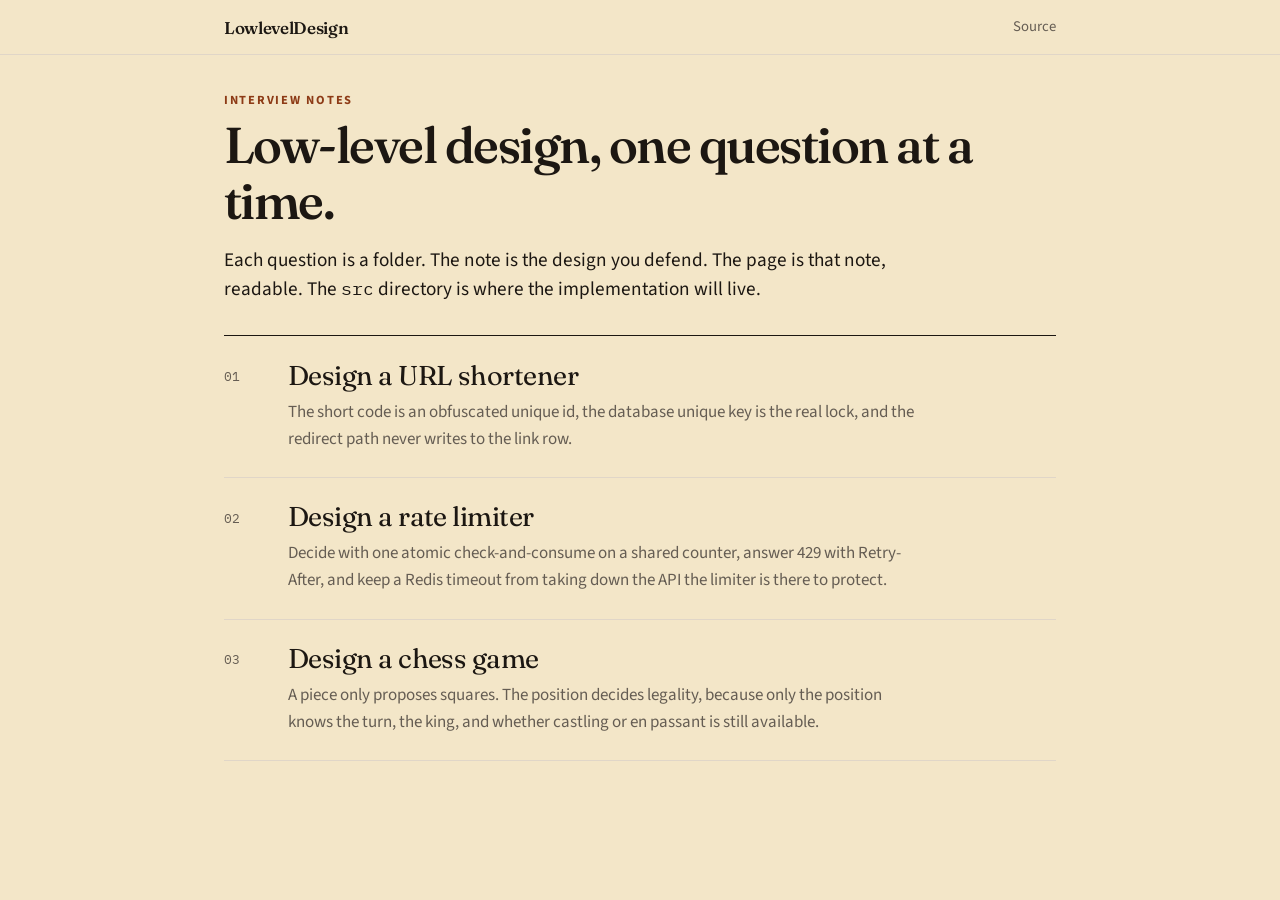
<file: docs/index.html>
<!DOCTYPE html>
<html lang="en">
<head>
  <meta charset="utf-8">
  <meta name="viewport" content="width=device-width, initial-scale=1">
  <title>LowlevelDesign</title>
  <meta name="description" content="High-level and low-level design notes for interview prep. One folder, one page, per question.">
  <link rel="canonical" href="https://kpvarma5899.github.io/LowlevelDesign/">
  <link rel="preconnect" href="https://fonts.googleapis.com">
  <link rel="preconnect" href="https://fonts.gstatic.com" crossorigin>
  <link href="https://fonts.googleapis.com/css2?family=Fraunces:opsz,wght@9..144,560;9..144,640&family=IBM+Plex+Mono:wght@400;500&family=Source+Sans+3:ital,wght@0,400;0,600;0,700;1,400&display=swap" rel="stylesheet">
  <link rel="stylesheet" href="assets/site.css">
</head>
<body>
  <header class="top">
    <div class="wrap top-inner">
      <a class="mark" href="./">LowlevelDesign</a>
      <nav class="top-nav" aria-label="Questions">
        <a href="https://github.com/kpvarma5899/LowlevelDesign">Source</a>
      </nav>
    </div>
  </header>
  <main class="wrap home">
    <p class="kicker">Interview notes</p>
    <h1>Low-level design, one question at a time.</h1>
    <p class="lede">Each question is a folder. The note is the design you defend. The page is that note, readable. The <span class="path">src</span> directory is where the implementation will live.</p>
    <ol class="index"><li>
        <a href="url-shortener/">
          <span class="num">01</span>
          <span class="card-title">Design a URL shortener</span>
          <span class="card-close">The short code is an obfuscated unique id, the database unique key is the real lock, and the redirect path never writes to the link row.</span>
        </a>
      </li>
<li>
        <a href="rate-limiter/">
          <span class="num">02</span>
          <span class="card-title">Design a rate limiter</span>
          <span class="card-close">Decide with one atomic check-and-consume on a shared counter, answer 429 with Retry-After, and keep a Redis timeout from taking down the API the limiter is there to protect.</span>
        </a>
      </li>
<li>
        <a href="chess/">
          <span class="num">03</span>
          <span class="card-title">Design a chess game</span>
          <span class="card-close">A piece only proposes squares. The position decides legality, because only the position knows the turn, the king, and whether castling or en passant is still available.</span>
        </a>
      </li></ol>
  </main>
  <script src="assets/site.js"></script>
</body>
</html>
</file>
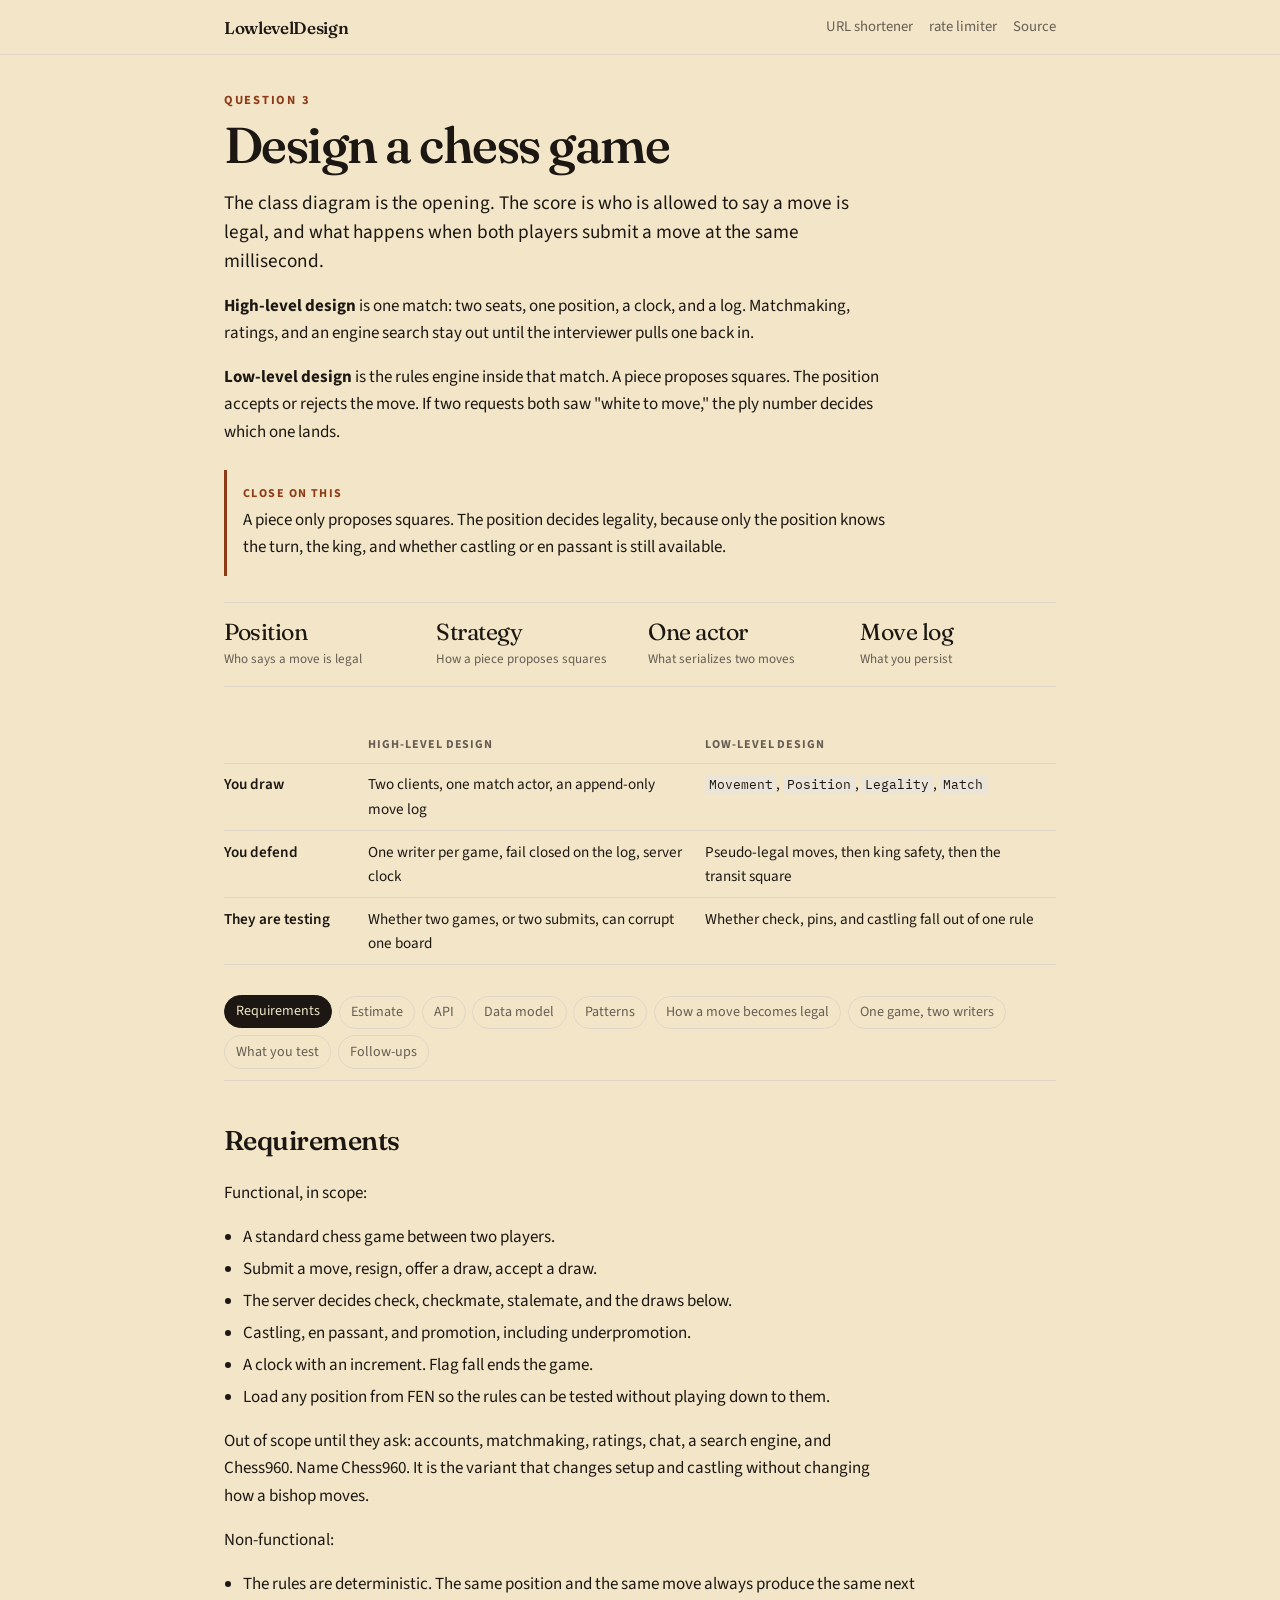
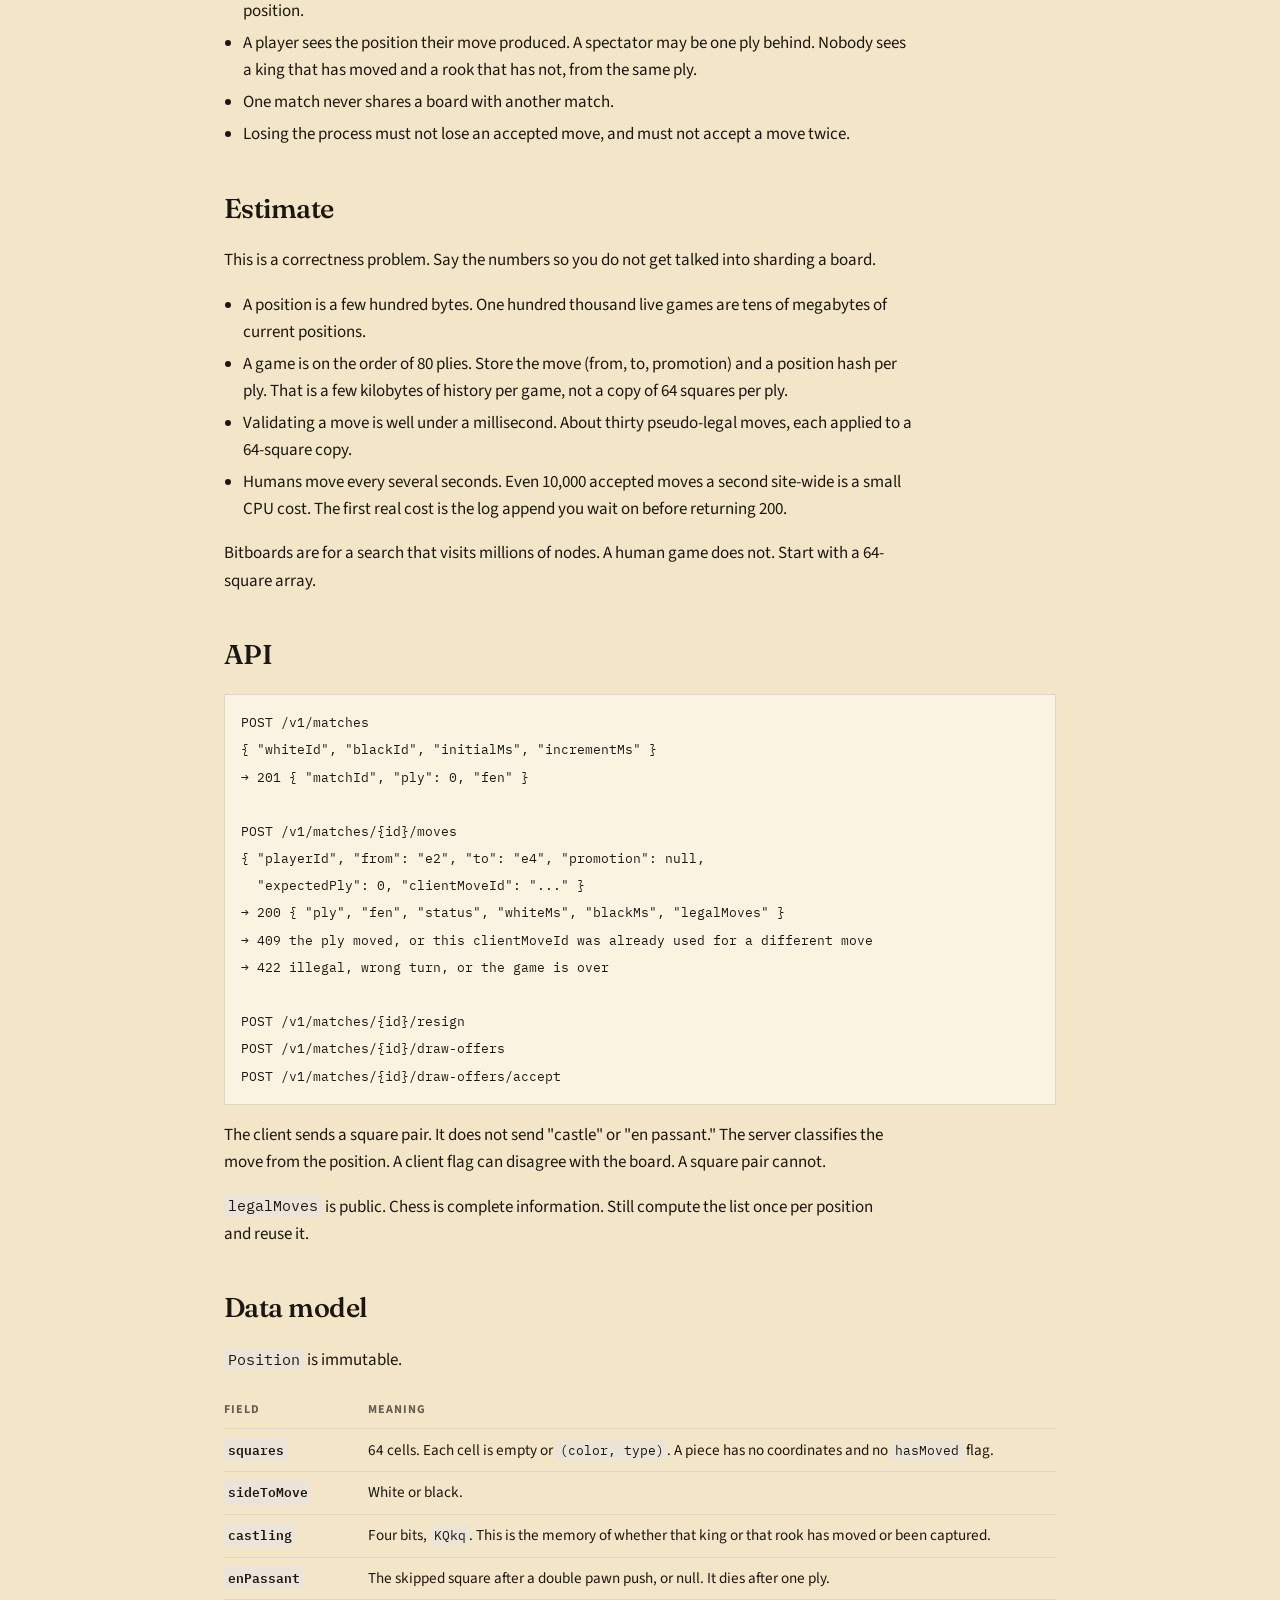
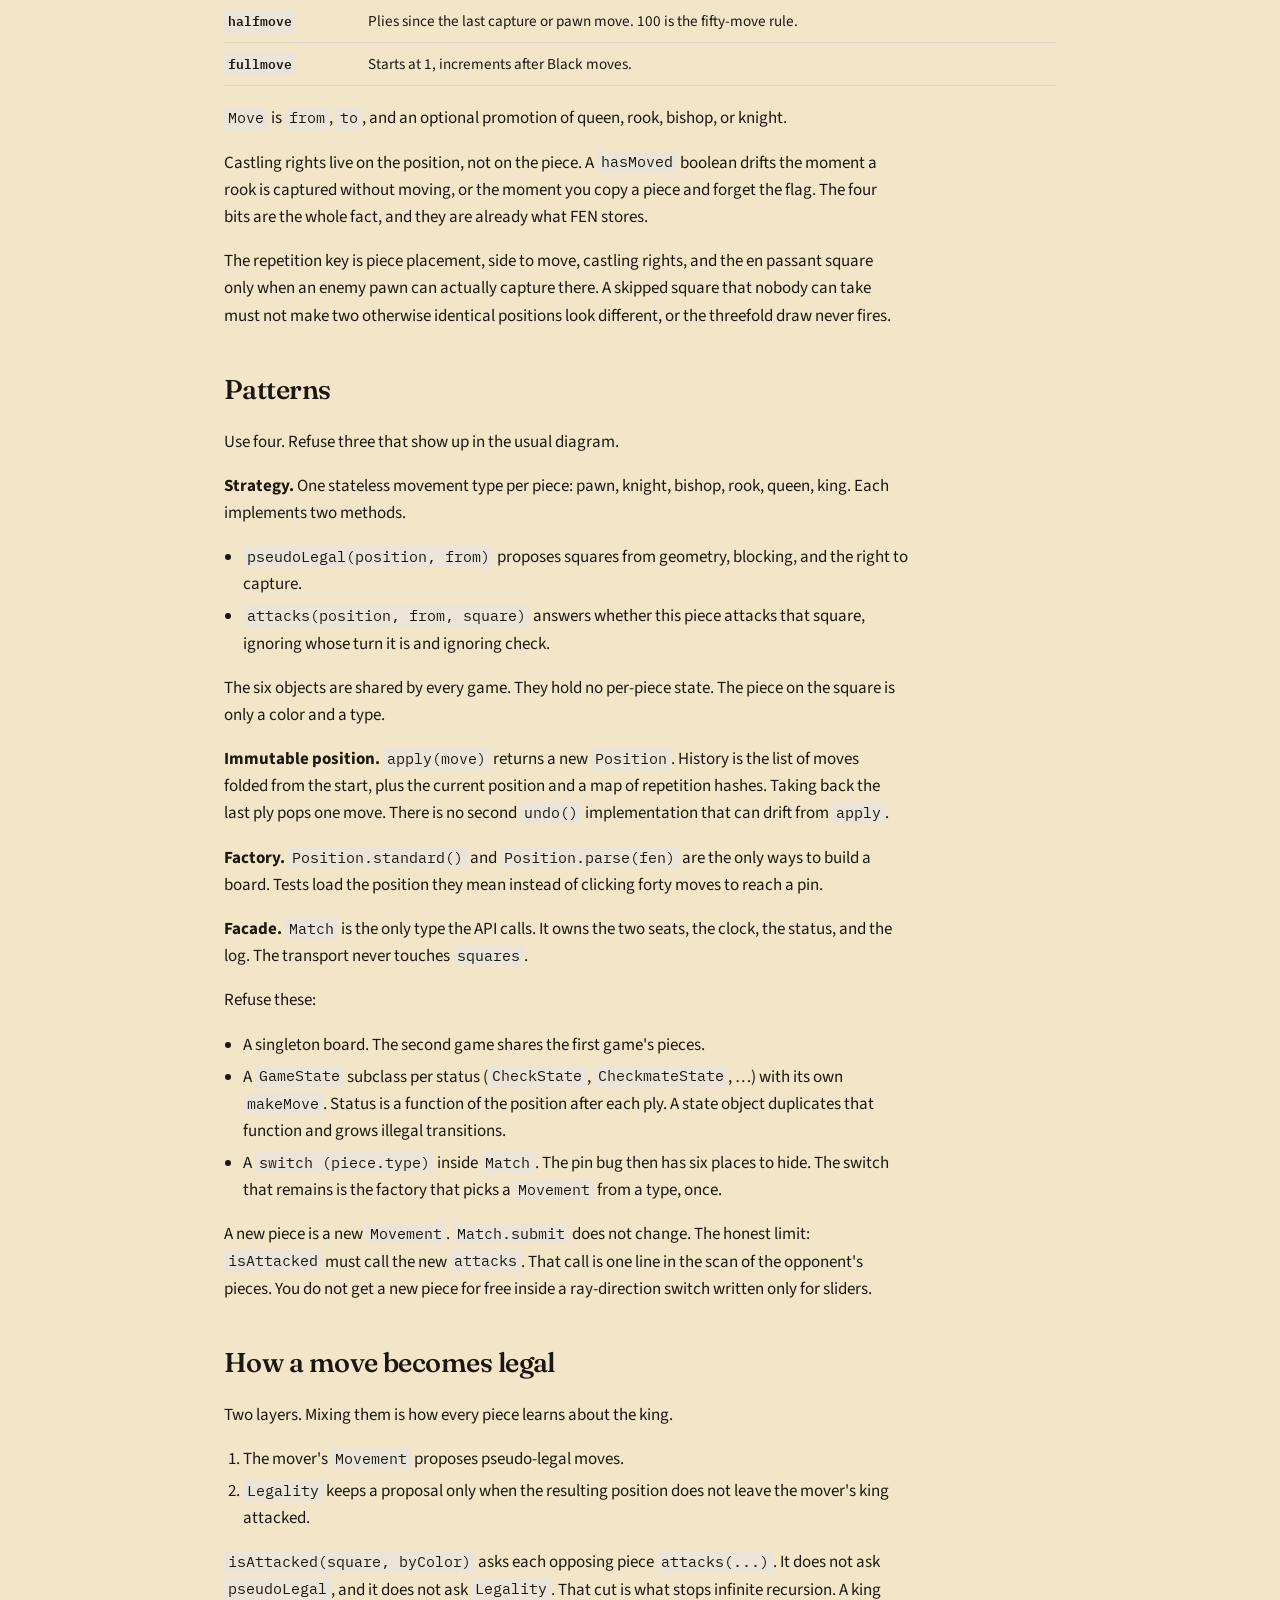
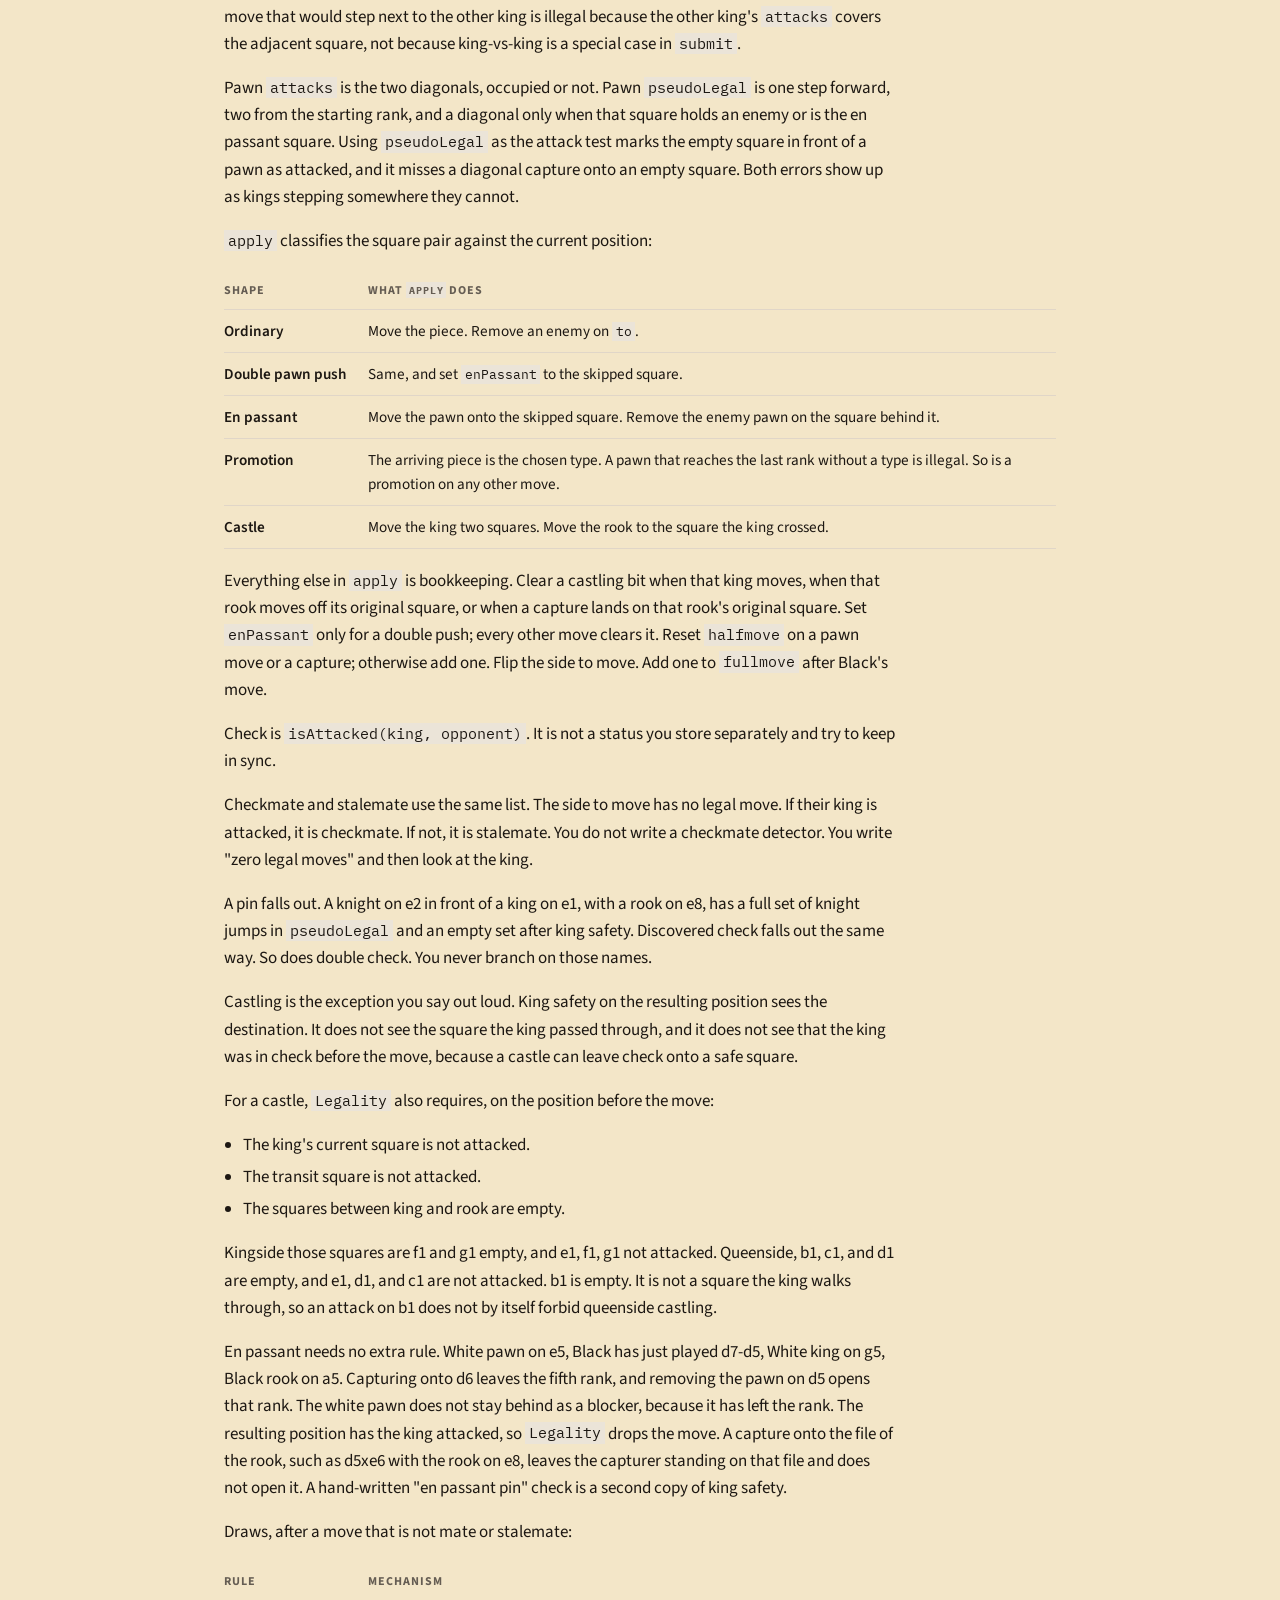
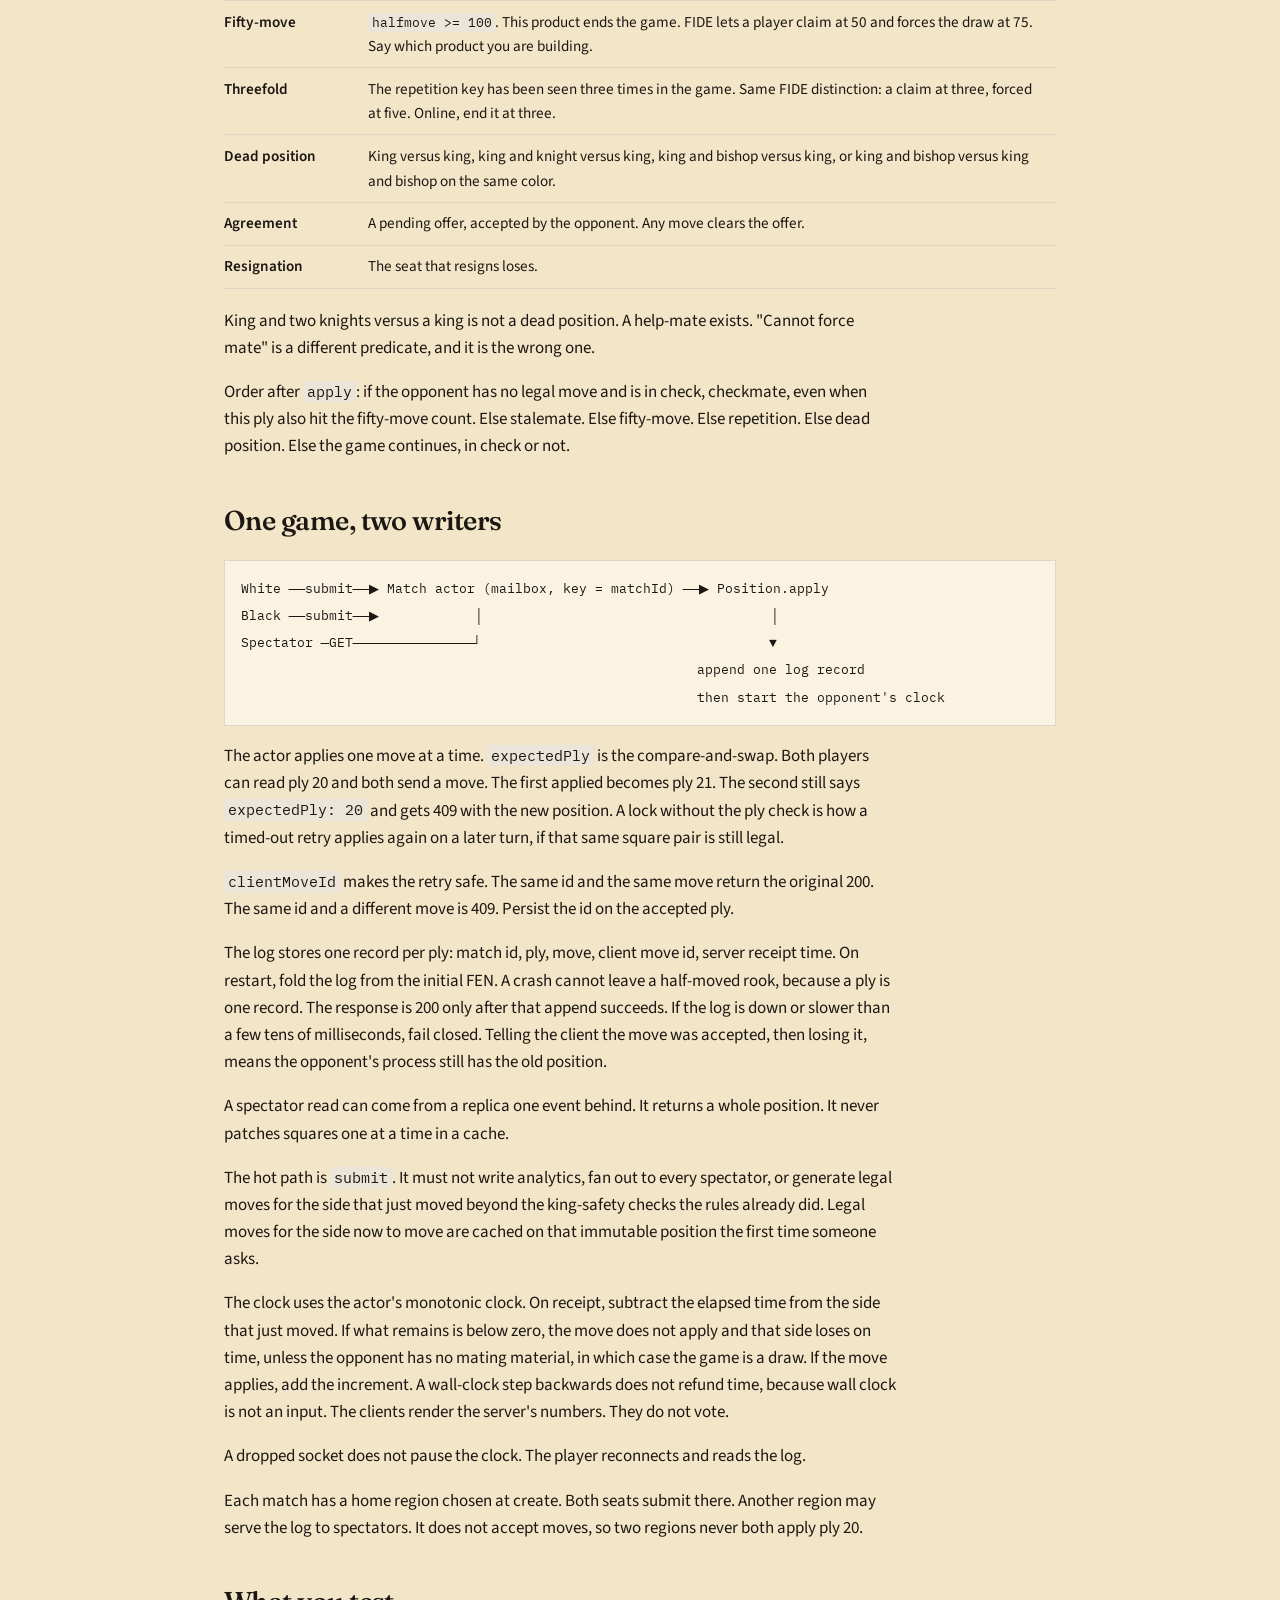
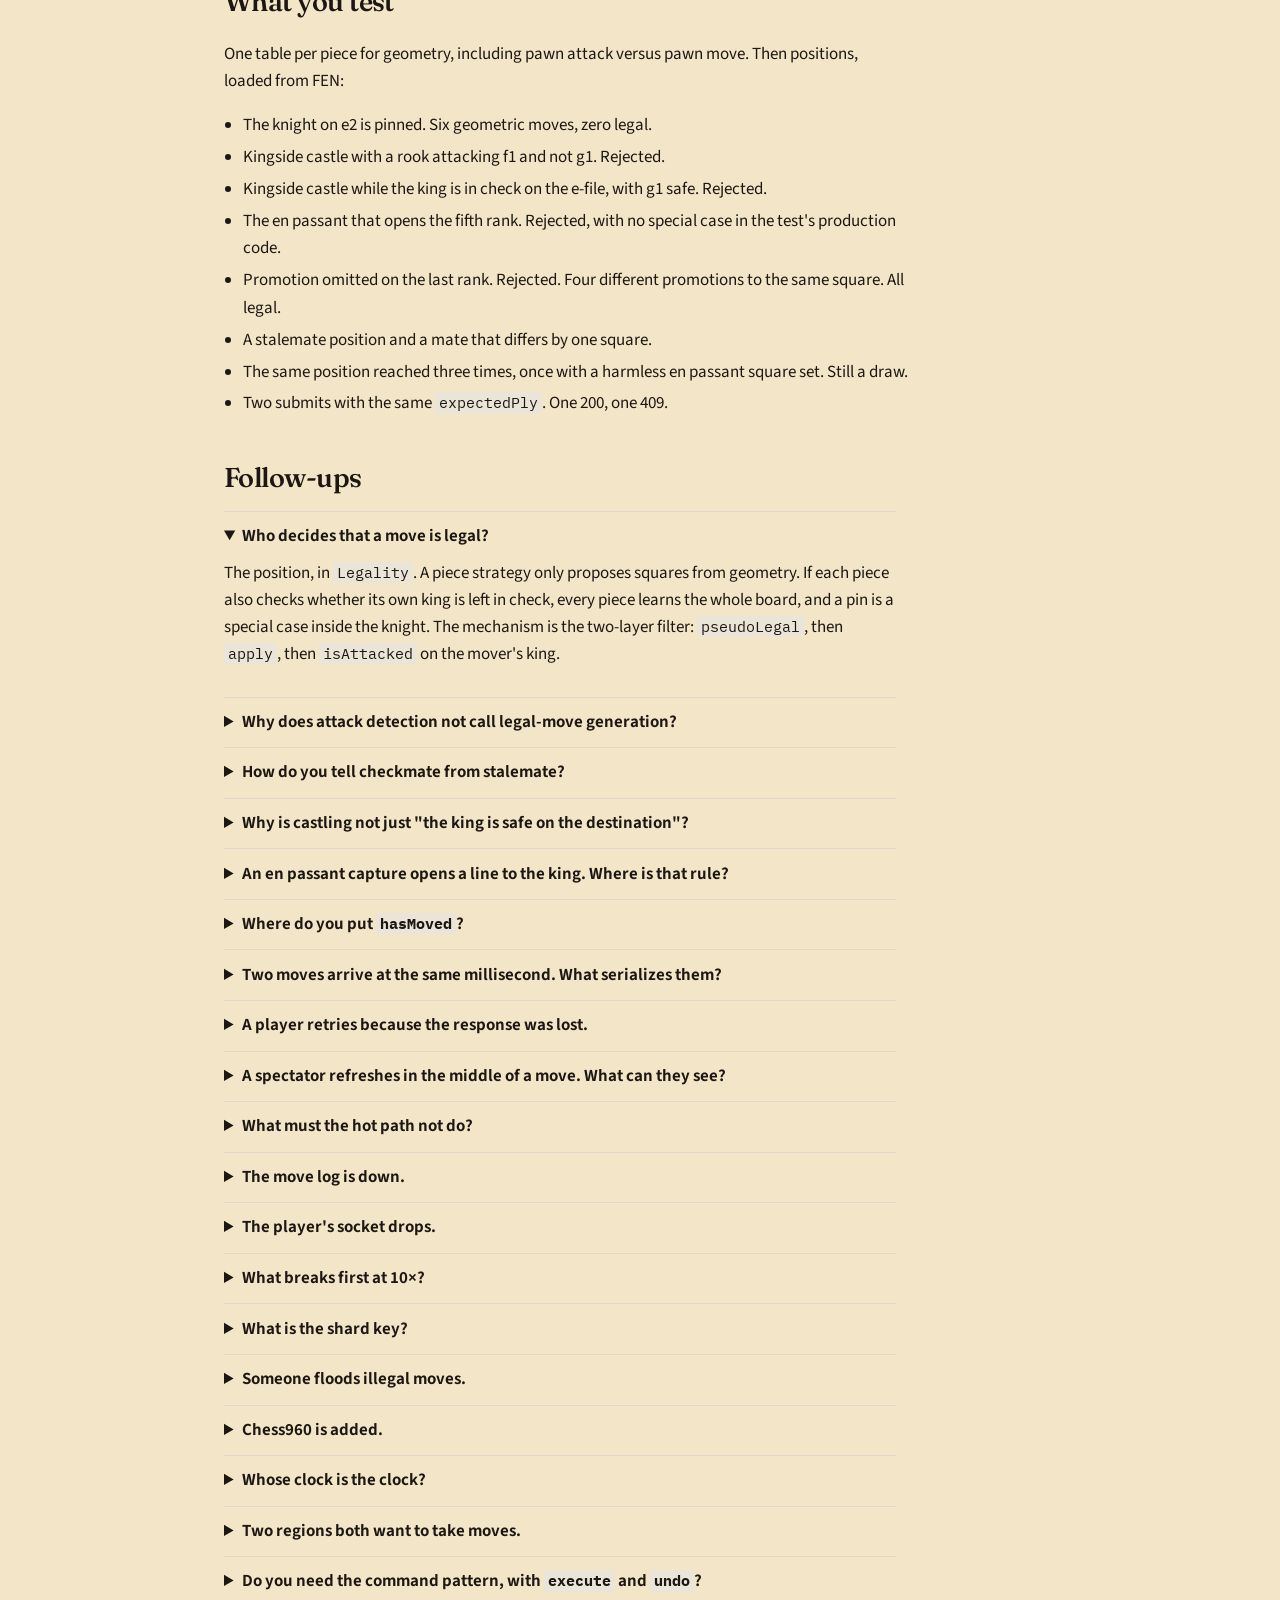
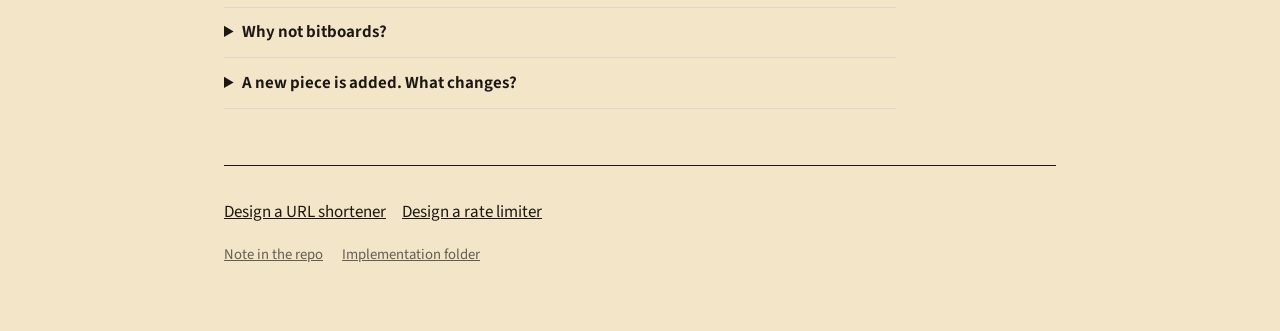
<file: docs/chess/index.html>
<!DOCTYPE html>
<html lang="en">
<head>
  <meta charset="utf-8">
  <meta name="viewport" content="width=device-width, initial-scale=1">
  <title>Design a chess game · LowlevelDesign</title>
  <meta name="description" content="A piece only proposes squares. The position decides legality, because only the position knows the turn, the king, and whether castling or en passant is still available.">
  <link rel="canonical" href="https://kpvarma5899.github.io/LowlevelDesign/chess/">
  <link rel="preconnect" href="https://fonts.googleapis.com">
  <link rel="preconnect" href="https://fonts.gstatic.com" crossorigin>
  <link href="https://fonts.googleapis.com/css2?family=Fraunces:opsz,wght@9..144,560;9..144,640&family=IBM+Plex+Mono:wght@400;500&family=Source+Sans+3:ital,wght@0,400;0,600;0,700;1,400&display=swap" rel="stylesheet">
  <link rel="stylesheet" href="../assets/site.css">
</head>
<body>
  <header class="top">
    <div class="wrap top-inner">
      <a class="mark" href="../">LowlevelDesign</a>
      <nav class="top-nav" aria-label="Questions">
        <a href="../url-shortener/">URL shortener</a><a href="../rate-limiter/">rate limiter</a><a href="https://github.com/kpvarma5899/LowlevelDesign">Source</a>
      </nav>
    </div>
  </header>
  <main class="wrap question">
    <p class="kicker">Question 3</p>
    <h1>Design a chess game</h1>
    <p class="lede">The class diagram is the opening. The score is who is allowed to say a move is legal, and what happens when both players submit a move at the same millisecond.</p>
    <p class="preface"><strong>High-level design</strong> is one match: two seats, one position, a clock, and a log. Matchmaking, ratings, and an engine search stay out until the interviewer pulls one back in.</p><p class="preface"><strong>Low-level design</strong> is the rules engine inside that match. A piece proposes squares. The position accepts or rejects the move. If two requests both saw &quot;white to move,&quot; the ply number decides which one lands.</p>
    <blockquote class="close"><span class="close-label">Close on this</span>A piece only proposes squares. The position decides legality, because only the position knows the turn, the king, and whether castling or en passant is still available.</blockquote>
    <div class="stats"><div class="stat"><span class="stat-value">Position</span><span class="stat-label">Who says a move is legal</span></div><div class="stat"><span class="stat-value">Strategy</span><span class="stat-label">How a piece proposes squares</span></div><div class="stat"><span class="stat-value">One actor</span><span class="stat-label">What serializes two moves</span></div><div class="stat"><span class="stat-value">Move log</span><span class="stat-label">What you persist</span></div></div>
    <div class="table-wrap"><table class="compare"><thead><tr><th></th><th>High-level design</th><th>Low-level design</th></tr></thead><tbody><tr><th scope="row">You draw</th><td>Two clients, one match actor, an append-only move log</td><td><code>Movement</code>, <code>Position</code>, <code>Legality</code>, <code>Match</code></td></tr><tr><th scope="row">You defend</th><td>One writer per game, fail closed on the log, server clock</td><td>Pseudo-legal moves, then king safety, then the transit square</td></tr><tr><th scope="row">They are testing</th><td>Whether two games, or two submits, can corrupt one board</td><td>Whether check, pins, and castling fall out of one rule</td></tr></tbody></table></div>
    <nav class="sections" aria-label="Sections"><a href="#requirements">Requirements</a><a href="#estimate">Estimate</a><a href="#api">API</a><a href="#data-model">Data model</a><a href="#patterns">Patterns</a><a href="#how-a-move-becomes-legal">How a move becomes legal</a><a href="#one-game-two-writers">One game, two writers</a><a href="#what-you-test">What you test</a><a href="#follow-ups">Follow-ups</a></nav>
    <article class="prose"><h2 id="requirements">Requirements</h2>
<p>Functional, in scope:</p>
<ul><li>A standard chess game between two players.</li><li>Submit a move, resign, offer a draw, accept a draw.</li><li>The server decides check, checkmate, stalemate, and the draws below.</li><li>Castling, en passant, and promotion, including underpromotion.</li><li>A clock with an increment. Flag fall ends the game.</li><li>Load any position from FEN so the rules can be tested without playing down to them.</li></ul>
<p>Out of scope until they ask: accounts, matchmaking, ratings, chat, a search engine, and Chess960. Name Chess960. It is the variant that changes setup and castling without changing how a bishop moves.</p>
<p>Non-functional:</p>
<ul><li>The rules are deterministic. The same position and the same move always produce the same next position.</li><li>A player sees the position their move produced. A spectator may be one ply behind. Nobody sees a king that has moved and a rook that has not, from the same ply.</li><li>One match never shares a board with another match.</li><li>Losing the process must not lose an accepted move, and must not accept a move twice.</li></ul>
<h2 id="estimate">Estimate</h2>
<p>This is a correctness problem. Say the numbers so you do not get talked into sharding a board.</p>
<ul><li>A position is a few hundred bytes. One hundred thousand live games are tens of megabytes of current positions.</li><li>A game is on the order of 80 plies. Store the move (from, to, promotion) and a position hash per ply. That is a few kilobytes of history per game, not a copy of 64 squares per ply.</li><li>Validating a move is well under a millisecond. About thirty pseudo-legal moves, each applied to a 64-square copy.</li><li>Humans move every several seconds. Even 10,000 accepted moves a second site-wide is a small CPU cost. The first real cost is the log append you wait on before returning 200.</li></ul>
<p>Bitboards are for a search that visits millions of nodes. A human game does not. Start with a 64-square array.</p>
<h2 id="api">API</h2>
<pre><code>POST /v1/matches
{ &quot;whiteId&quot;, &quot;blackId&quot;, &quot;initialMs&quot;, &quot;incrementMs&quot; }
→ 201 { &quot;matchId&quot;, &quot;ply&quot;: 0, &quot;fen&quot; }

POST /v1/matches/{id}/moves
{ &quot;playerId&quot;, &quot;from&quot;: &quot;e2&quot;, &quot;to&quot;: &quot;e4&quot;, &quot;promotion&quot;: null,
  &quot;expectedPly&quot;: 0, &quot;clientMoveId&quot;: &quot;...&quot; }
→ 200 { &quot;ply&quot;, &quot;fen&quot;, &quot;status&quot;, &quot;whiteMs&quot;, &quot;blackMs&quot;, &quot;legalMoves&quot; }
→ 409 the ply moved, or this clientMoveId was already used for a different move
→ 422 illegal, wrong turn, or the game is over

POST /v1/matches/{id}/resign
POST /v1/matches/{id}/draw-offers
POST /v1/matches/{id}/draw-offers/accept</code></pre>
<p>The client sends a square pair. It does not send &quot;castle&quot; or &quot;en passant.&quot; The server classifies the move from the position. A client flag can disagree with the board. A square pair cannot.</p>
<p><code>legalMoves</code> is public. Chess is complete information. Still compute the list once per position and reuse it.</p>
<h2 id="data-model">Data model</h2>
<p><code>Position</code> is immutable.</p>
<div class="table-wrap"><table><thead><tr><th>Field</th><th>Meaning</th></tr></thead><tbody><tr><th scope="row"><code>squares</code></th><td>64 cells. Each cell is empty or <code>(color, type)</code>. A piece has no coordinates and no <code>hasMoved</code> flag.</td></tr><tr><th scope="row"><code>sideToMove</code></th><td>White or black.</td></tr><tr><th scope="row"><code>castling</code></th><td>Four bits, <code>KQkq</code>. This is the memory of whether that king or that rook has moved or been captured.</td></tr><tr><th scope="row"><code>enPassant</code></th><td>The skipped square after a double pawn push, or null. It dies after one ply.</td></tr><tr><th scope="row"><code>halfmove</code></th><td>Plies since the last capture or pawn move. 100 is the fifty-move rule.</td></tr><tr><th scope="row"><code>fullmove</code></th><td>Starts at 1, increments after Black moves.</td></tr></tbody></table></div>
<p><code>Move</code> is <code>from</code>, <code>to</code>, and an optional promotion of queen, rook, bishop, or knight.</p>
<p>Castling rights live on the position, not on the piece. A <code>hasMoved</code> boolean drifts the moment a rook is captured without moving, or the moment you copy a piece and forget the flag. The four bits are the whole fact, and they are already what FEN stores.</p>
<p>The repetition key is piece placement, side to move, castling rights, and the en passant square only when an enemy pawn can actually capture there. A skipped square that nobody can take must not make two otherwise identical positions look different, or the threefold draw never fires.</p>
<h2 id="patterns">Patterns</h2>
<p>Use four. Refuse three that show up in the usual diagram.</p>
<p><strong>Strategy.</strong> One stateless movement type per piece: pawn, knight, bishop, rook, queen, king. Each implements two methods.</p>
<ul><li><code>pseudoLegal(position, from)</code> proposes squares from geometry, blocking, and the right to capture.</li><li><code>attacks(position, from, square)</code> answers whether this piece attacks that square, ignoring whose turn it is and ignoring check.</li></ul>
<p>The six objects are shared by every game. They hold no per-piece state. The piece on the square is only a color and a type.</p>
<p><strong>Immutable position.</strong> <code>apply(move)</code> returns a new <code>Position</code>. History is the list of moves folded from the start, plus the current position and a map of repetition hashes. Taking back the last ply pops one move. There is no second <code>undo()</code> implementation that can drift from <code>apply</code>.</p>
<p><strong>Factory.</strong> <code>Position.standard()</code> and <code>Position.parse(fen)</code> are the only ways to build a board. Tests load the position they mean instead of clicking forty moves to reach a pin.</p>
<p><strong>Facade.</strong> <code>Match</code> is the only type the API calls. It owns the two seats, the clock, the status, and the log. The transport never touches <code>squares</code>.</p>
<p>Refuse these:</p>
<ul><li>A singleton board. The second game shares the first game's pieces.</li><li>A <code>GameState</code> subclass per status (<code>CheckState</code>, <code>CheckmateState</code>, …) with its own <code>makeMove</code>. Status is a function of the position after each ply. A state object duplicates that function and grows illegal transitions.</li><li>A <code>switch (piece.type)</code> inside <code>Match</code>. The pin bug then has six places to hide. The switch that remains is the factory that picks a <code>Movement</code> from a type, once.</li></ul>
<p>A new piece is a new <code>Movement</code>. <code>Match.submit</code> does not change. The honest limit: <code>isAttacked</code> must call the new <code>attacks</code>. That call is one line in the scan of the opponent's pieces. You do not get a new piece for free inside a ray-direction switch written only for sliders.</p>
<h2 id="how-a-move-becomes-legal">How a move becomes legal</h2>
<p>Two layers. Mixing them is how every piece learns about the king.</p>
<ol><li>The mover's <code>Movement</code> proposes pseudo-legal moves.</li><li><code>Legality</code> keeps a proposal only when the resulting position does not leave the mover's king attacked.</li></ol>
<p><code>isAttacked(square, byColor)</code> asks each opposing piece <code>attacks(...)</code>. It does not ask <code>pseudoLegal</code>, and it does not ask <code>Legality</code>. That cut is what stops infinite recursion. A king move that would step next to the other king is illegal because the other king's <code>attacks</code> covers the adjacent square, not because king-vs-king is a special case in <code>submit</code>.</p>
<p>Pawn <code>attacks</code> is the two diagonals, occupied or not. Pawn <code>pseudoLegal</code> is one step forward, two from the starting rank, and a diagonal only when that square holds an enemy or is the en passant square. Using <code>pseudoLegal</code> as the attack test marks the empty square in front of a pawn as attacked, and it misses a diagonal capture onto an empty square. Both errors show up as kings stepping somewhere they cannot.</p>
<p><code>apply</code> classifies the square pair against the current position:</p>
<div class="table-wrap"><table><thead><tr><th>Shape</th><th>What <code>apply</code> does</th></tr></thead><tbody><tr><th scope="row">Ordinary</th><td>Move the piece. Remove an enemy on <code>to</code>.</td></tr><tr><th scope="row">Double pawn push</th><td>Same, and set <code>enPassant</code> to the skipped square.</td></tr><tr><th scope="row">En passant</th><td>Move the pawn onto the skipped square. Remove the enemy pawn on the square behind it.</td></tr><tr><th scope="row">Promotion</th><td>The arriving piece is the chosen type. A pawn that reaches the last rank without a type is illegal. So is a promotion on any other move.</td></tr><tr><th scope="row">Castle</th><td>Move the king two squares. Move the rook to the square the king crossed.</td></tr></tbody></table></div>
<p>Everything else in <code>apply</code> is bookkeeping. Clear a castling bit when that king moves, when that rook moves off its original square, or when a capture lands on that rook's original square. Set <code>enPassant</code> only for a double push; every other move clears it. Reset <code>halfmove</code> on a pawn move or a capture; otherwise add one. Flip the side to move. Add one to <code>fullmove</code> after Black's move.</p>
<p>Check is <code>isAttacked(king, opponent)</code>. It is not a status you store separately and try to keep in sync.</p>
<p>Checkmate and stalemate use the same list. The side to move has no legal move. If their king is attacked, it is checkmate. If not, it is stalemate. You do not write a checkmate detector. You write &quot;zero legal moves&quot; and then look at the king.</p>
<p>A pin falls out. A knight on e2 in front of a king on e1, with a rook on e8, has a full set of knight jumps in <code>pseudoLegal</code> and an empty set after king safety. Discovered check falls out the same way. So does double check. You never branch on those names.</p>
<p>Castling is the exception you say out loud. King safety on the resulting position sees the destination. It does not see the square the king passed through, and it does not see that the king was in check before the move, because a castle can leave check onto a safe square.</p>
<p>For a castle, <code>Legality</code> also requires, on the position before the move:</p>
<ul><li>The king's current square is not attacked.</li><li>The transit square is not attacked.</li><li>The squares between king and rook are empty.</li></ul>
<p>Kingside those squares are f1 and g1 empty, and e1, f1, g1 not attacked. Queenside, b1, c1, and d1 are empty, and e1, d1, and c1 are not attacked. b1 is empty. It is not a square the king walks through, so an attack on b1 does not by itself forbid queenside castling.</p>
<p>En passant needs no extra rule. White pawn on e5, Black has just played d7-d5, White king on g5, Black rook on a5. Capturing onto d6 leaves the fifth rank, and removing the pawn on d5 opens that rank. The white pawn does not stay behind as a blocker, because it has left the rank. The resulting position has the king attacked, so <code>Legality</code> drops the move. A capture onto the file of the rook, such as d5xe6 with the rook on e8, leaves the capturer standing on that file and does not open it. A hand-written &quot;en passant pin&quot; check is a second copy of king safety.</p>
<p>Draws, after a move that is not mate or stalemate:</p>
<div class="table-wrap"><table><thead><tr><th>Rule</th><th>Mechanism</th></tr></thead><tbody><tr><th scope="row">Fifty-move</th><td><code>halfmove &gt;= 100</code>. This product ends the game. FIDE lets a player claim at 50 and forces the draw at 75. Say which product you are building.</td></tr><tr><th scope="row">Threefold</th><td>The repetition key has been seen three times in the game. Same FIDE distinction: a claim at three, forced at five. Online, end it at three.</td></tr><tr><th scope="row">Dead position</th><td>King versus king, king and knight versus king, king and bishop versus king, or king and bishop versus king and bishop on the same color.</td></tr><tr><th scope="row">Agreement</th><td>A pending offer, accepted by the opponent. Any move clears the offer.</td></tr><tr><th scope="row">Resignation</th><td>The seat that resigns loses.</td></tr></tbody></table></div>
<p>King and two knights versus a king is not a dead position. A help-mate exists. &quot;Cannot force mate&quot; is a different predicate, and it is the wrong one.</p>
<p>Order after <code>apply</code>: if the opponent has no legal move and is in check, checkmate, even when this ply also hit the fifty-move count. Else stalemate. Else fifty-move. Else repetition. Else dead position. Else the game continues, in check or not.</p>
<h2 id="one-game-two-writers">One game, two writers</h2>
<pre><code>White ──submit──▶ Match actor (mailbox, key = matchId) ──▶ Position.apply
Black ──submit──▶            │                                    │
Spectator ─GET───────────────┘                                    ▼
                                                         append one log record
                                                         then start the opponent's clock</code></pre>
<p>The actor applies one move at a time. <code>expectedPly</code> is the compare-and-swap. Both players can read ply 20 and both send a move. The first applied becomes ply 21. The second still says <code>expectedPly: 20</code> and gets 409 with the new position. A lock without the ply check is how a timed-out retry applies again on a later turn, if that same square pair is still legal.</p>
<p><code>clientMoveId</code> makes the retry safe. The same id and the same move return the original 200. The same id and a different move is 409. Persist the id on the accepted ply.</p>
<p>The log stores one record per ply: match id, ply, move, client move id, server receipt time. On restart, fold the log from the initial FEN. A crash cannot leave a half-moved rook, because a ply is one record. The response is 200 only after that append succeeds. If the log is down or slower than a few tens of milliseconds, fail closed. Telling the client the move was accepted, then losing it, means the opponent's process still has the old position.</p>
<p>A spectator read can come from a replica one event behind. It returns a whole position. It never patches squares one at a time in a cache.</p>
<p>The hot path is <code>submit</code>. It must not write analytics, fan out to every spectator, or generate legal moves for the side that just moved beyond the king-safety checks the rules already did. Legal moves for the side now to move are cached on that immutable position the first time someone asks.</p>
<p>The clock uses the actor's monotonic clock. On receipt, subtract the elapsed time from the side that just moved. If what remains is below zero, the move does not apply and that side loses on time, unless the opponent has no mating material, in which case the game is a draw. If the move applies, add the increment. A wall-clock step backwards does not refund time, because wall clock is not an input. The clients render the server's numbers. They do not vote.</p>
<p>A dropped socket does not pause the clock. The player reconnects and reads the log.</p>
<p>Each match has a home region chosen at create. Both seats submit there. Another region may serve the log to spectators. It does not accept moves, so two regions never both apply ply 20.</p>
<h2 id="what-you-test">What you test</h2>
<p>One table per piece for geometry, including pawn attack versus pawn move. Then positions, loaded from FEN:</p>
<ul><li>The knight on e2 is pinned. Six geometric moves, zero legal.</li><li>Kingside castle with a rook attacking f1 and not g1. Rejected.</li><li>Kingside castle while the king is in check on the e-file, with g1 safe. Rejected.</li><li>The en passant that opens the fifth rank. Rejected, with no special case in the test's production code.</li><li>Promotion omitted on the last rank. Rejected. Four different promotions to the same square. All legal.</li><li>A stalemate position and a mate that differs by one square.</li><li>The same position reached three times, once with a harmless en passant square set. Still a draw.</li><li>Two submits with the same <code>expectedPly</code>. One 200, one 409.</li></ul>
<h2 id="follow-ups">Follow-ups</h2>
<details class="qa" open>
        <summary>Who decides that a move is legal?</summary>
        <div class="qa-body"><p>The position, in <code>Legality</code>. A piece strategy only proposes squares from geometry. If each piece also checks whether its own king is left in check, every piece learns the whole board, and a pin is a special case inside the knight. The mechanism is the two-layer filter: <code>pseudoLegal</code>, then <code>apply</code>, then <code>isAttacked</code> on the mover's king.</p></div>
      </details>
<details class="qa">
        <summary>Why does attack detection not call legal-move generation?</summary>
        <div class="qa-body"><p><code>isAttacked</code> is on the path that decides whether a move is legal. If it calls back into <code>Legality</code>, a king move recurses forever. <code>attacks</code> is geometry only. Pawn attacks are the diagonals even when the square is empty. That is also why a king cannot step diagonally in front of a pawn.</p></div>
      </details>
<details class="qa">
        <summary>How do you tell checkmate from stalemate?</summary>
        <div class="qa-body"><p>The side to move has no legal move. Attacked king: checkmate. Safe king: stalemate. Both answers come from the list you already built to accept the previous move's result. A dedicated mate search that forgets stalemate will call a stalemate a win.</p></div>
      </details>
<details class="qa">
        <summary>Why is castling not just &quot;the king is safe on the destination&quot;?</summary>
        <div class="qa-body"><p>The destination test does not look at the square the king crossed, and a castle can leave a check. White king on e1 in check from a rook on e8 can land on a safe g1 if you only inspect the result. Reject a castle when e1, the transit square, or the destination is attacked. Kingside transit is f1. Queenside transit is d1. An attack on b1 does not forbid queenside castling. b1 only has to be empty.</p></div>
      </details>
<details class="qa">
        <summary>An en passant capture opens a line to the king. Where is that rule?</summary>
        <div class="qa-body"><p>Nowhere of its own. Apply the capture, including removing the pawn that was passed, and ask whether the mover's king is attacked. White pawn e5 takes on d6, the black pawn on d5 disappears, and both pawns have left the fifth rank, so the rook on a5 sees the king on g5. The move is dropped by the same filter as a pin. A second &quot;en passant pin&quot; function will drift from that filter.</p></div>
      </details>
<details class="qa">
        <summary>Where do you put <code>hasMoved</code>?</summary>
        <div class="qa-body"><p>On the position, as four castling bits. A boolean on the rook is wrong the moment the rook is captured on its home square without ever moving: the other side's right has to disappear, and the captured piece may already be off the board. FEN already stores the four bits. Clearing them inside <code>apply</code> on a king move, a rook move, or a capture on a home rook square keeps a single writer.</p></div>
      </details>
<details class="qa">
        <summary>Two moves arrive at the same millisecond. What serializes them?</summary>
        <div class="qa-body"><p>One actor per <code>matchId</code>, and <code>expectedPly</code> on the write. The mailbox orders the two requests. The first apply advances the ply. The second fails the compare with 409. Check-then-apply from two gateway threads, with no ply condition, lets both observe &quot;white to move&quot; and both write. The durable form of the same lock is an append of ply N that is unique on <code>(matchId, ply)</code>.</p></div>
      </details>
<details class="qa">
        <summary>A player retries because the response was lost.</summary>
        <div class="qa-body"><p>Same <code>clientMoveId</code> and the same move returns the stored 200 and does not append again. The id is kept with the ply. A lock alone does not do this: after a timeout the client retries, the ply has moved, and a still-legal square pair would be applied a second time.</p></div>
      </details>
<details class="qa">
        <summary>A spectator refreshes in the middle of a move. What can they see?</summary>
        <div class="qa-body"><p>A whole position from ply N or ply N+1. The log record is the ply. The response to the mover is the position the actor just produced, so the mover has read-your-writes. A replica can lag by one record. A cache that updates the king square and the rook square as two writes can show a castle half-done. Do not cache squares. Cache positions.</p></div>
      </details>
<details class="qa">
        <summary>What must the hot path not do?</summary>
        <div class="qa-body"><p><code>submit</code> applies one pure function and appends one record. It does not write an analytics event in that request, and it does not notify spectators synchronously. Legal-move dots for the side to move are memoized on the position, which is immutable, so the memo cannot go stale underneath a later ply.</p></div>
      </details>
<details class="qa">
        <summary>The move log is down.</summary>
        <div class="qa-body"><p>Fail closed. Return an error, leave the ply where it was, let the client retry the same <code>clientMoveId</code>. Accepting the move in memory and hoping the log returns means a restart resurrects the other position. A log that takes longer than a few tens of milliseconds has already failed. The clock does not depend on the log. It is monotonic time inside the actor.</p></div>
      </details>
<details class="qa">
        <summary>The player's socket drops.</summary>
        <div class="qa-body"><p>The clock keeps running. Flag fall still counts. Reconnect is a read of the log. Pausing on disconnect turns a dropped network into free time.</p></div>
      </details>
<details class="qa">
        <summary>What breaks first at 10×?</summary>
        <div class="qa-body"><p>Not the rules. A move check is under a millisecond, and 10× human traffic is still a small CPU number. The first limit is the commit you wait for on every ply, if each move forces its own fsync. Group the commits by a few milliseconds, and still wait for the commit before 200. The second limit is the actor thread, if a search or a spectator fanout runs on it. The bot is another client of <code>submit</code>. It thinks somewhere else.</p></div>
      </details>
<details class="qa">
        <summary>What is the shard key?</summary>
        <div class="qa-body"><p><code>matchId</code>. Every ply of that game goes to the same actor and the same log partition. Split the plies and two regions can both accept ply 20. A player's other games are other match ids and can live elsewhere.</p></div>
      </details>
<details class="qa">
        <summary>Someone floods illegal moves.</summary>
        <div class="qa-body"><p>Reject wrong turn, illegal geometry, and &quot;game over&quot; before any append. That check is in memory on the actor. A flood of legal-looking garbage still costs a <code>Legality</code> call, so put a small per-player limit on <code>submit</code> in front of the actor. One premove is enough if you want premoves, and it is checked again when that ply arrives. It is not an applied move.</p></div>
      </details>
<details class="qa">
        <summary>Chess960 is added.</summary>
        <div class="qa-body"><p>Movement strategies stay. The starting position becomes a parameter, and castling stops meaning &quot;king moves two squares and the rook is in the corner.&quot; One function returns king from, king to, rook from, rook to, and the transit squares, from the rights and the current squares. Standard chess is that function with the rooks on a and h. Encoding &quot;h1 rook to f1&quot; in <code>apply</code> is the line Chess960 breaks.</p></div>
      </details>
<details class="qa">
        <summary>Whose clock is the clock?</summary>
        <div class="qa-body"><p>The actor's monotonic clock. Subtract elapsed time when the move arrives, then add the increment only if the move is accepted. A backwards NTP step on a wall clock must not put time back, so wall clock is not an input. If the receipt time is already past zero, the move is not applied. Mate on a move that arrived in time is still mate. Flag fall against a side with no mating material is a draw, using the same material check as a dead position.</p></div>
      </details>
<details class="qa">
        <summary>Two regions both want to take moves.</summary>
        <div class="qa-body"><p>Only the home region, chosen at create, accepts <code>submit</code>. Other regions serve the log to spectators. The games are disjoint by <code>matchId</code>, so a ply does not need a cross-region lock. Letting both regions write means the uniqueness of <code>(matchId, ply)</code> becomes a distributed transaction on the hot path.</p></div>
      </details>
<details class="qa">
        <summary>Do you need the command pattern, with <code>execute</code> and <code>undo</code>?</summary>
        <div class="qa-body"><p>The move is a value and <code>apply</code> is a pure function. Undo of the last ply pops that value and keeps the previous position, which you already hold. A mutable <code>undo</code> is a second writer of the same squares. The tests will pass on <code>apply</code> and fail on <code>undo</code>, or the reverse. Folding the log from the initial FEN is the restart path, and it is the same function as live play.</p></div>
      </details>
<details class="qa">
        <summary>Why not bitboards?</summary>
        <div class="qa-body"><p>A search that visits millions of nodes is paying for move generation. This match visits about thirty moves per human ply. A <code>Piece[64]</code> is the model you can draw and test. Bitboards are the optimization after a profiler shows <code>apply</code> inside a bot, and that bot should not run on the match actor anyway.</p></div>
      </details>
<details class="qa">
        <summary>A new piece is added. What changes?</summary>
        <div class="qa-body"><p>A new <code>Movement</code> with <code>pseudoLegal</code> and <code>attacks</code>. <code>isAttacked</code> already loops pieces and calls <code>attacks</code>, so the scan does not grow a branch. <code>Match</code>, the log, the clock, and the ply check stay. What does not work is a ray scanner that knows rooks move orthogonally and bishops diagonally as hard-coded directions. A fairy slider with a new leap is an edit in that scanner, which is how the castling bug gets a neighbor.</p></div>
      </details></article>
    <footer class="end">
      <p><a href="../url-shortener/">Design a URL shortener</a><a href="../rate-limiter/">Design a rate limiter</a></p>
      <p class="end-links">
        <a href="https://github.com/kpvarma5899/LowlevelDesign/blob/main/questions/chess/README.md">Note in the repo</a>
        <a href="https://github.com/kpvarma5899/LowlevelDesign/tree/main/questions/chess/src">Implementation folder</a>
      </p>
    </footer>
  </main>
  <script src="../assets/site.js"></script>
</body>
</html>
</file>
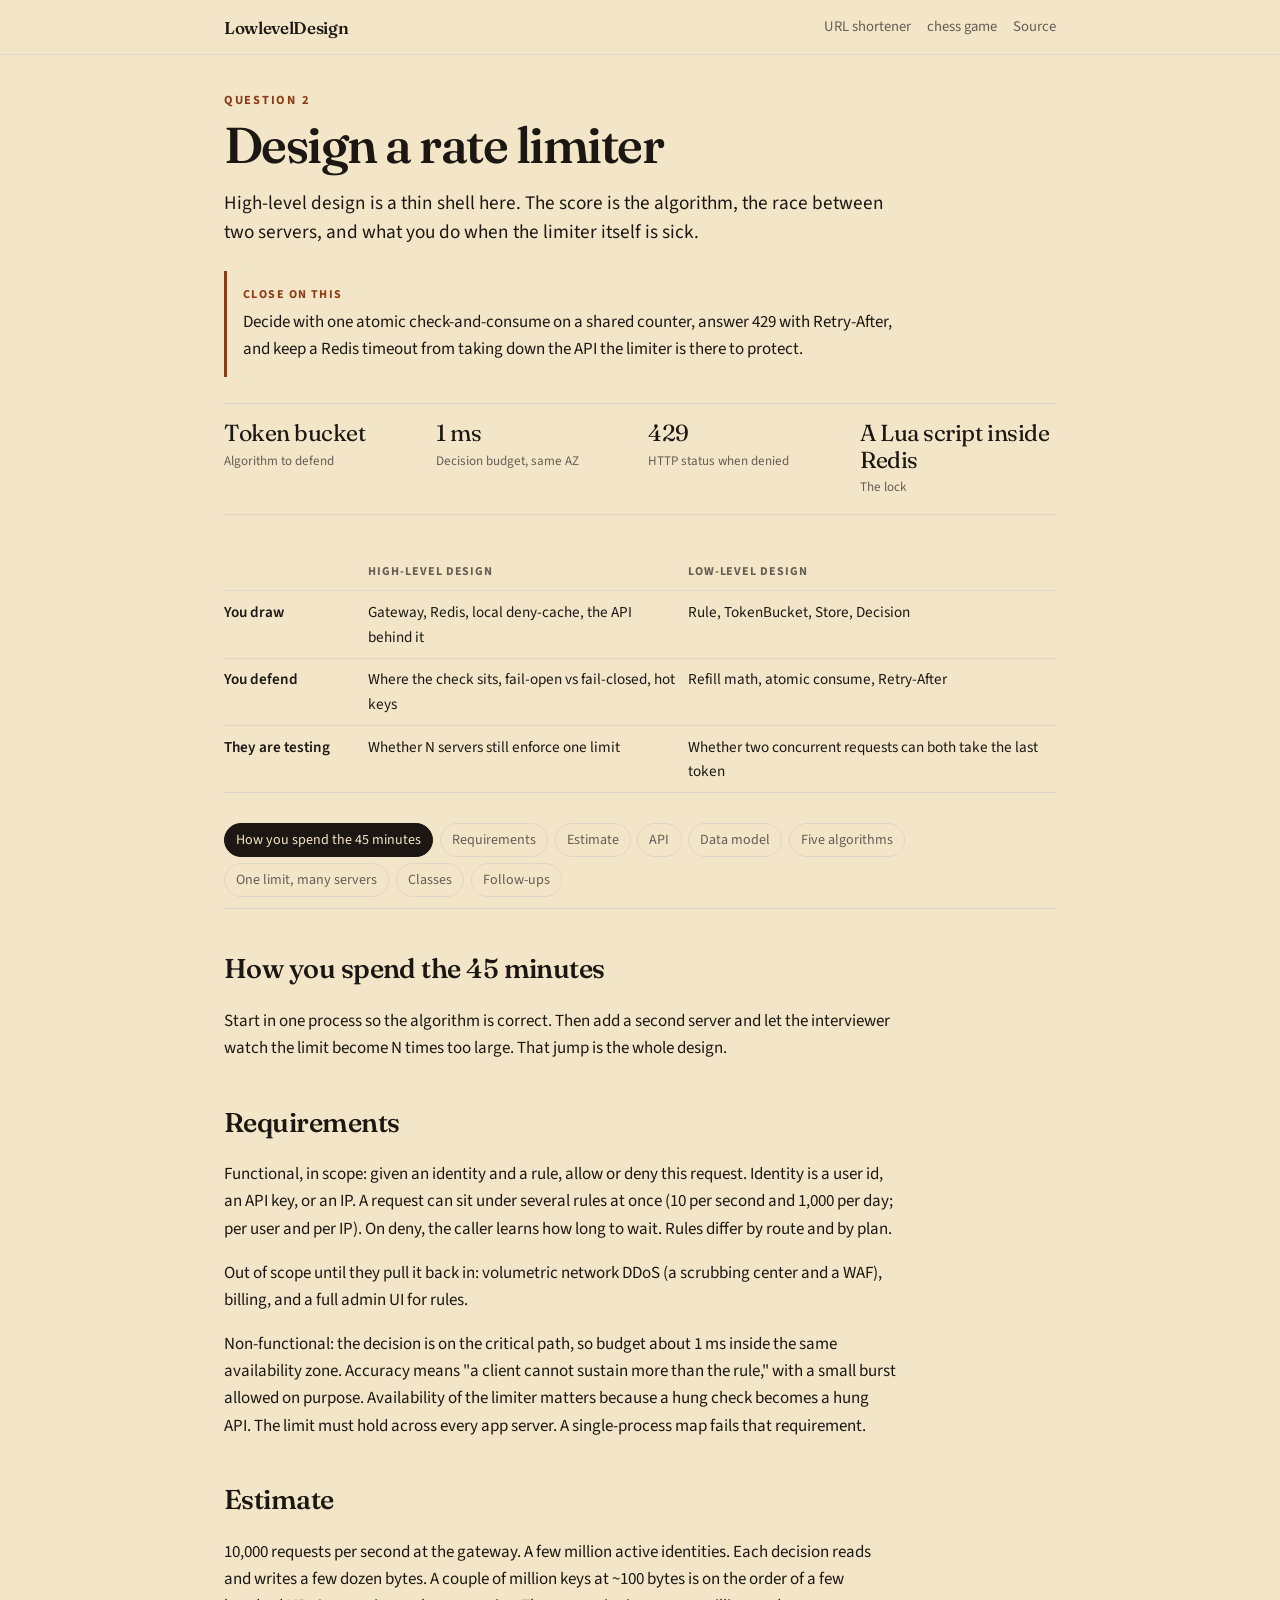
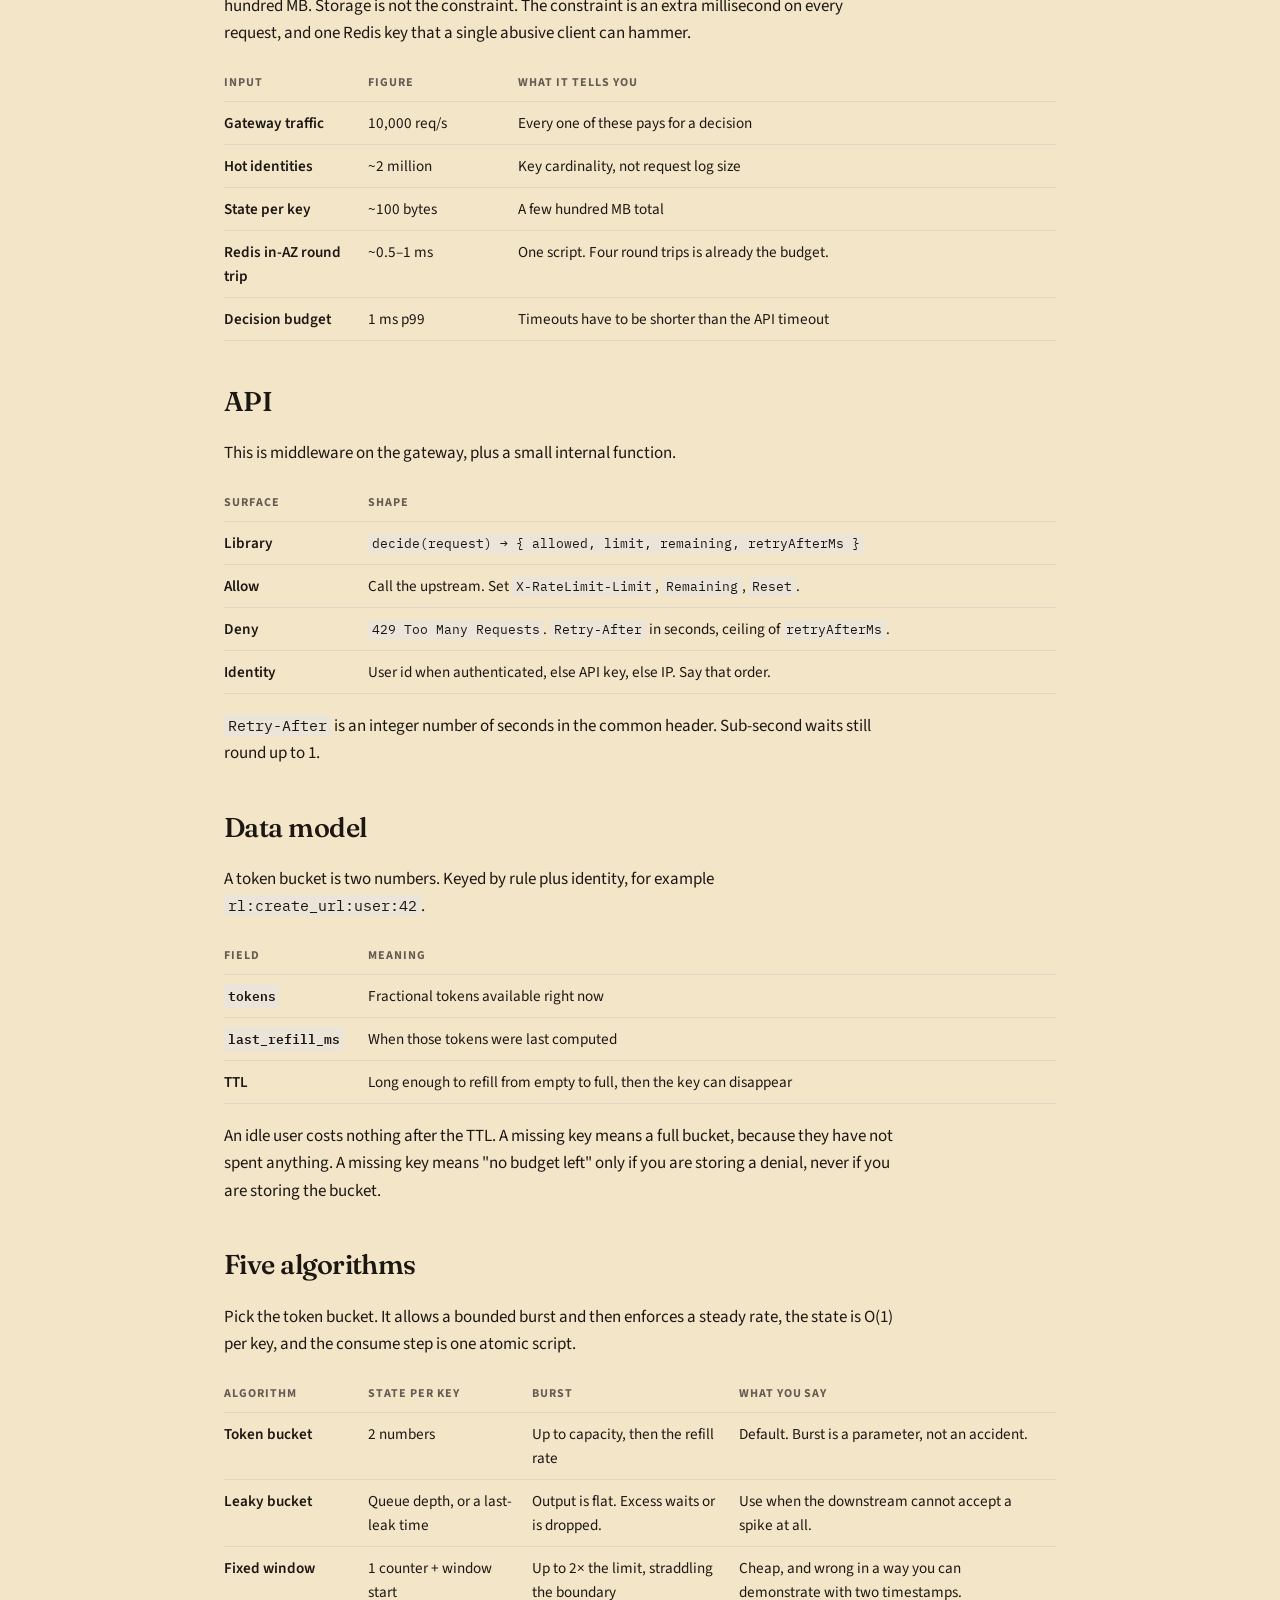
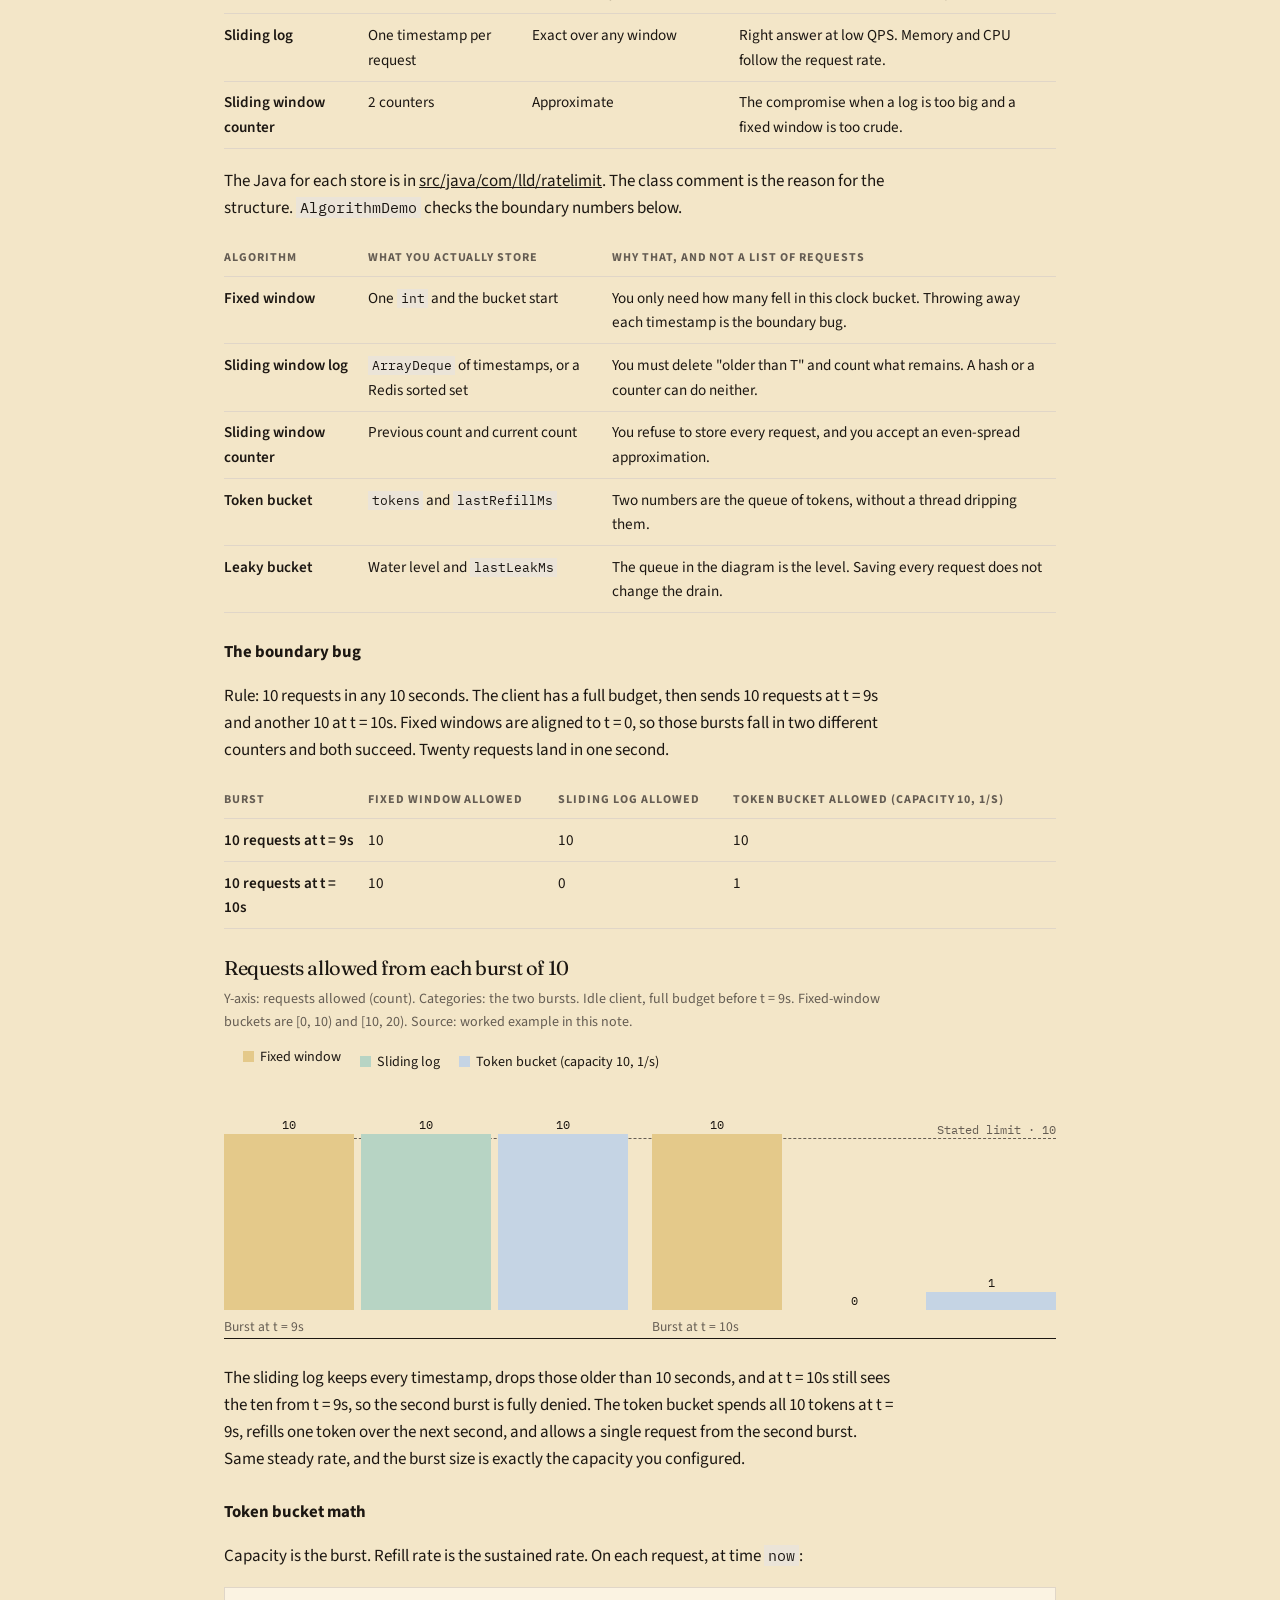
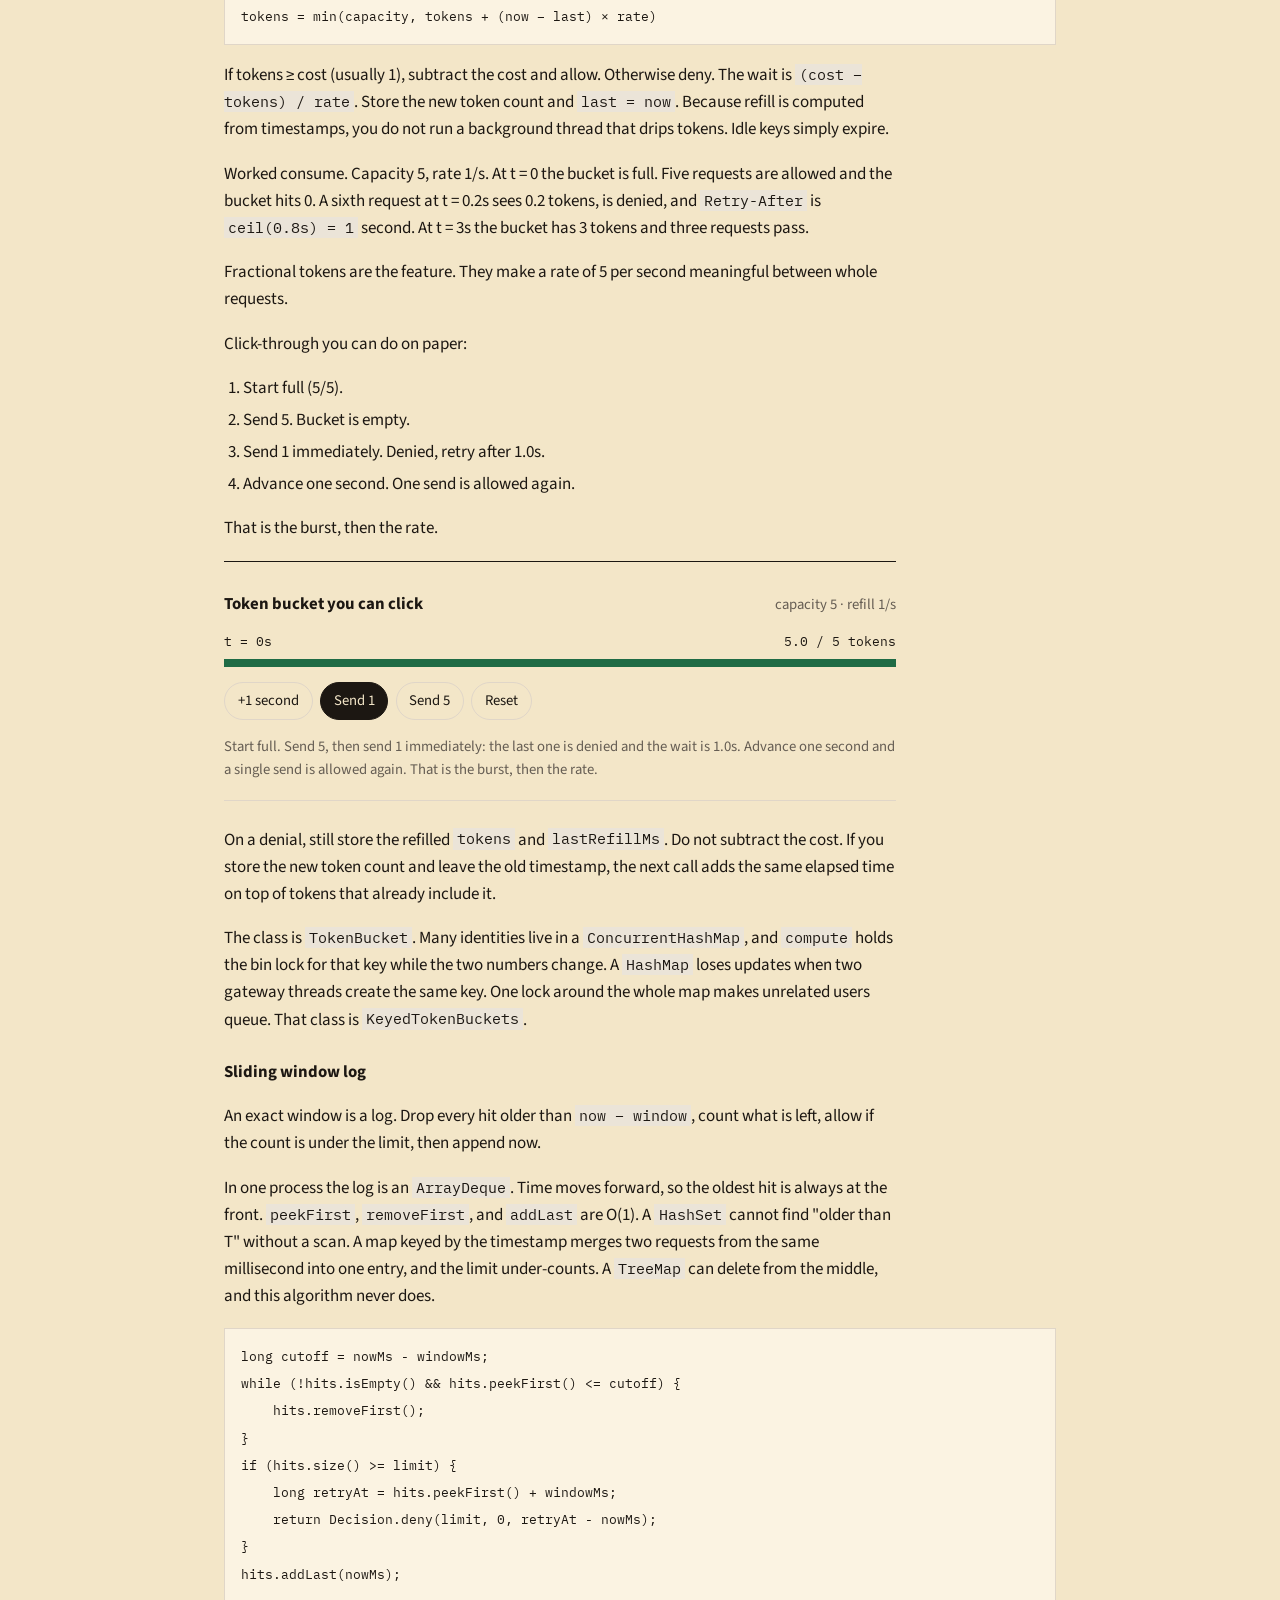
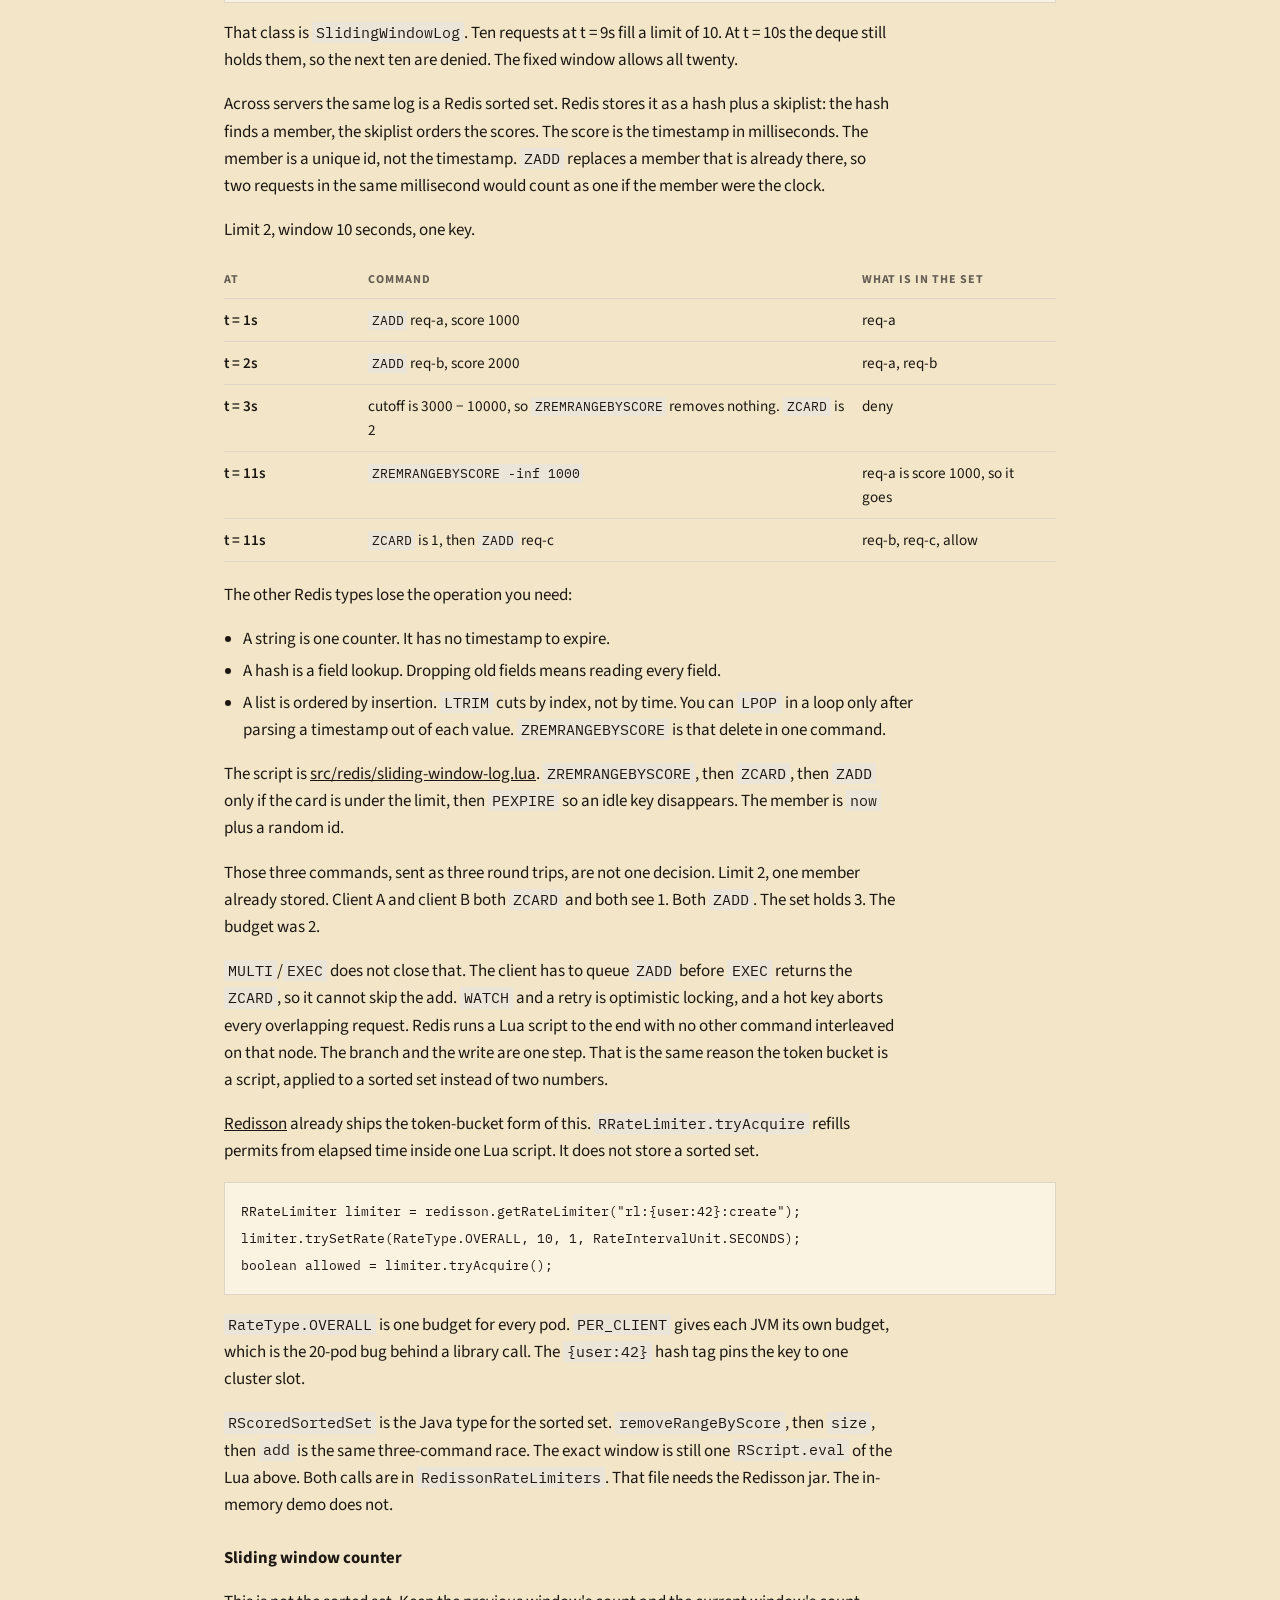
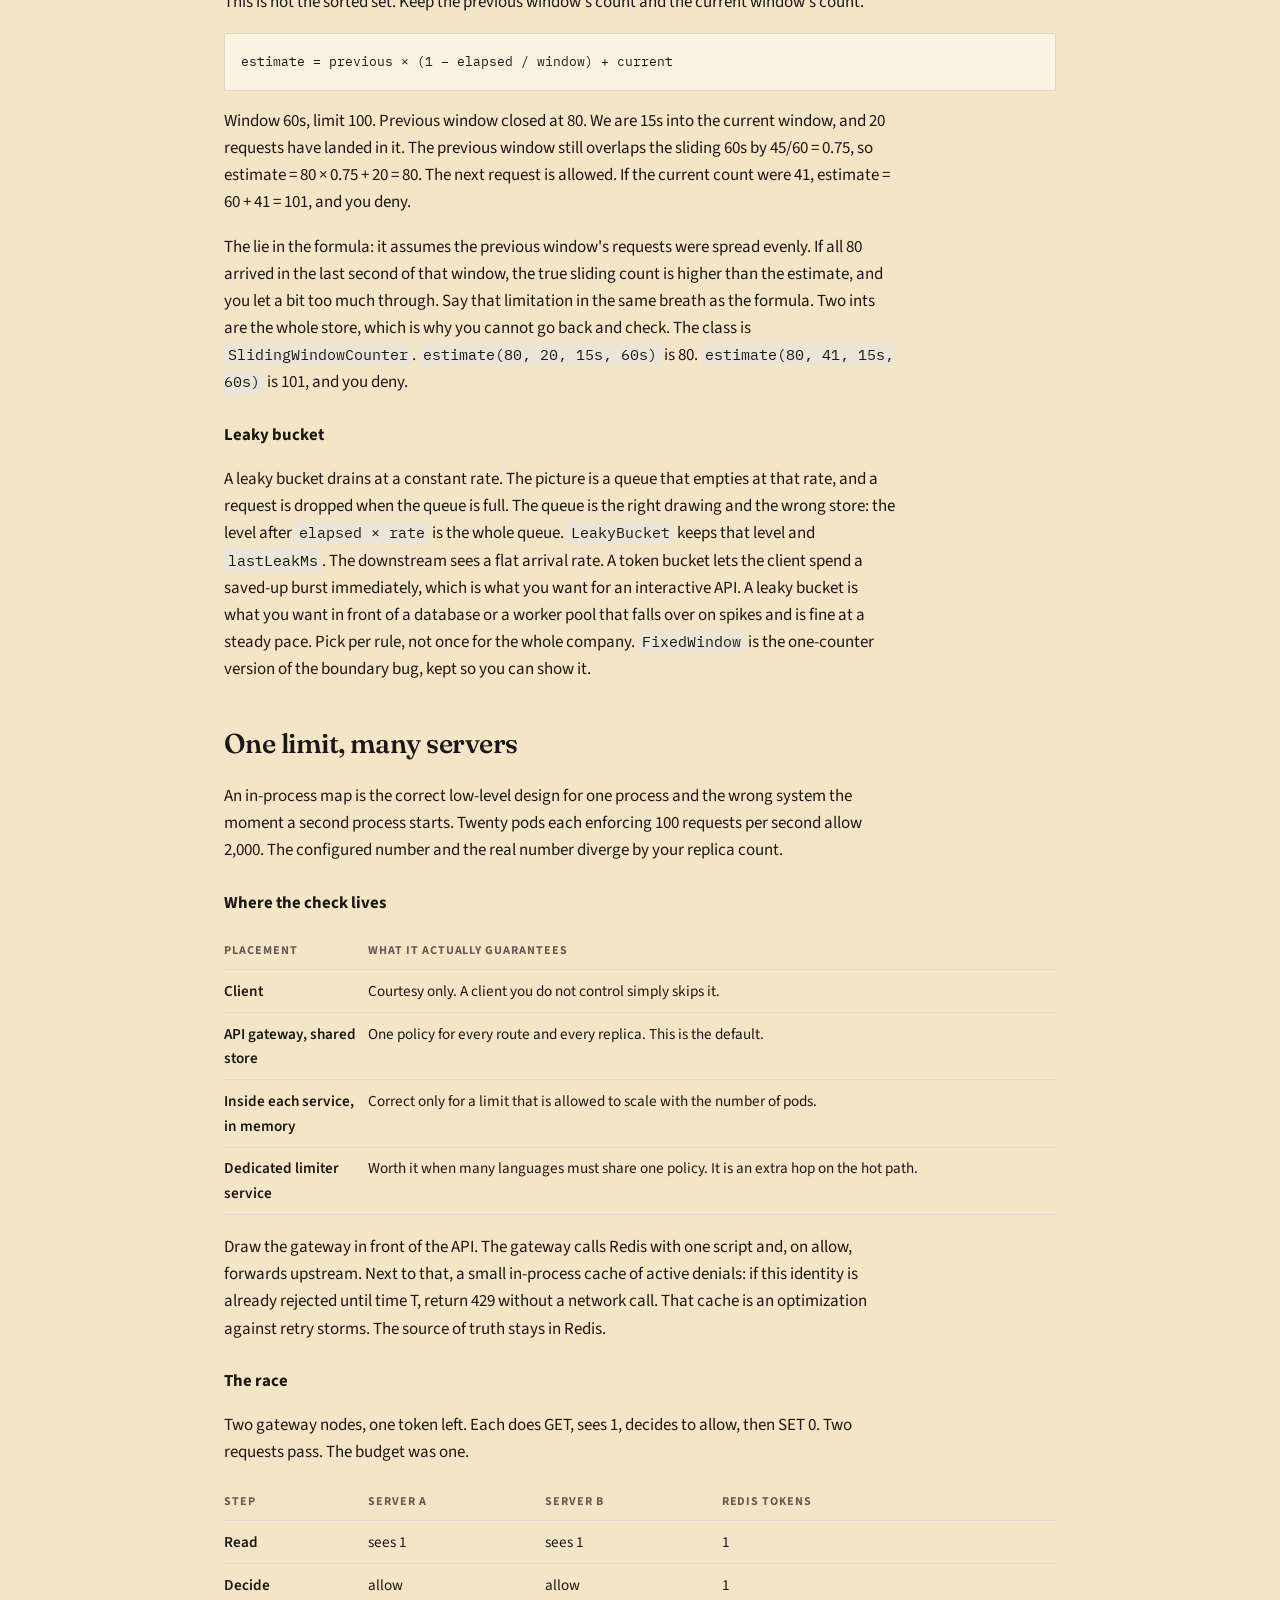
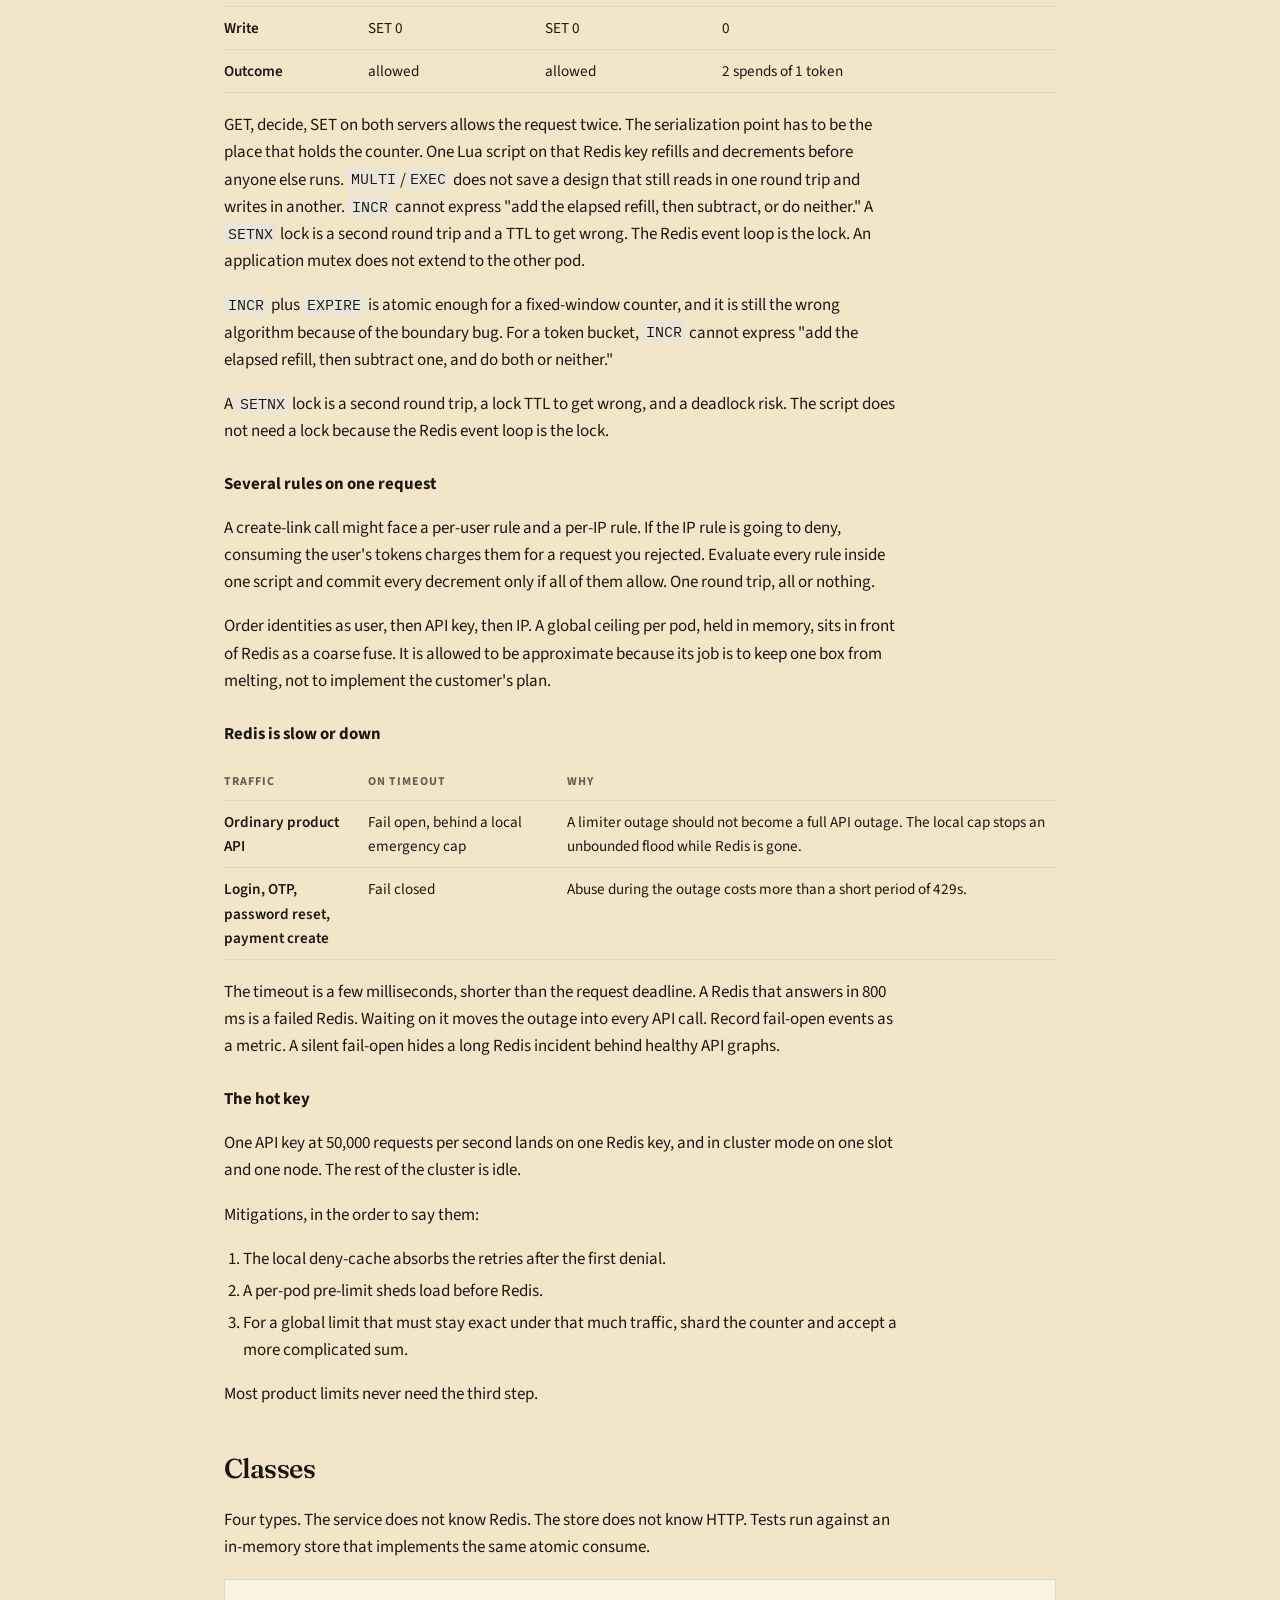
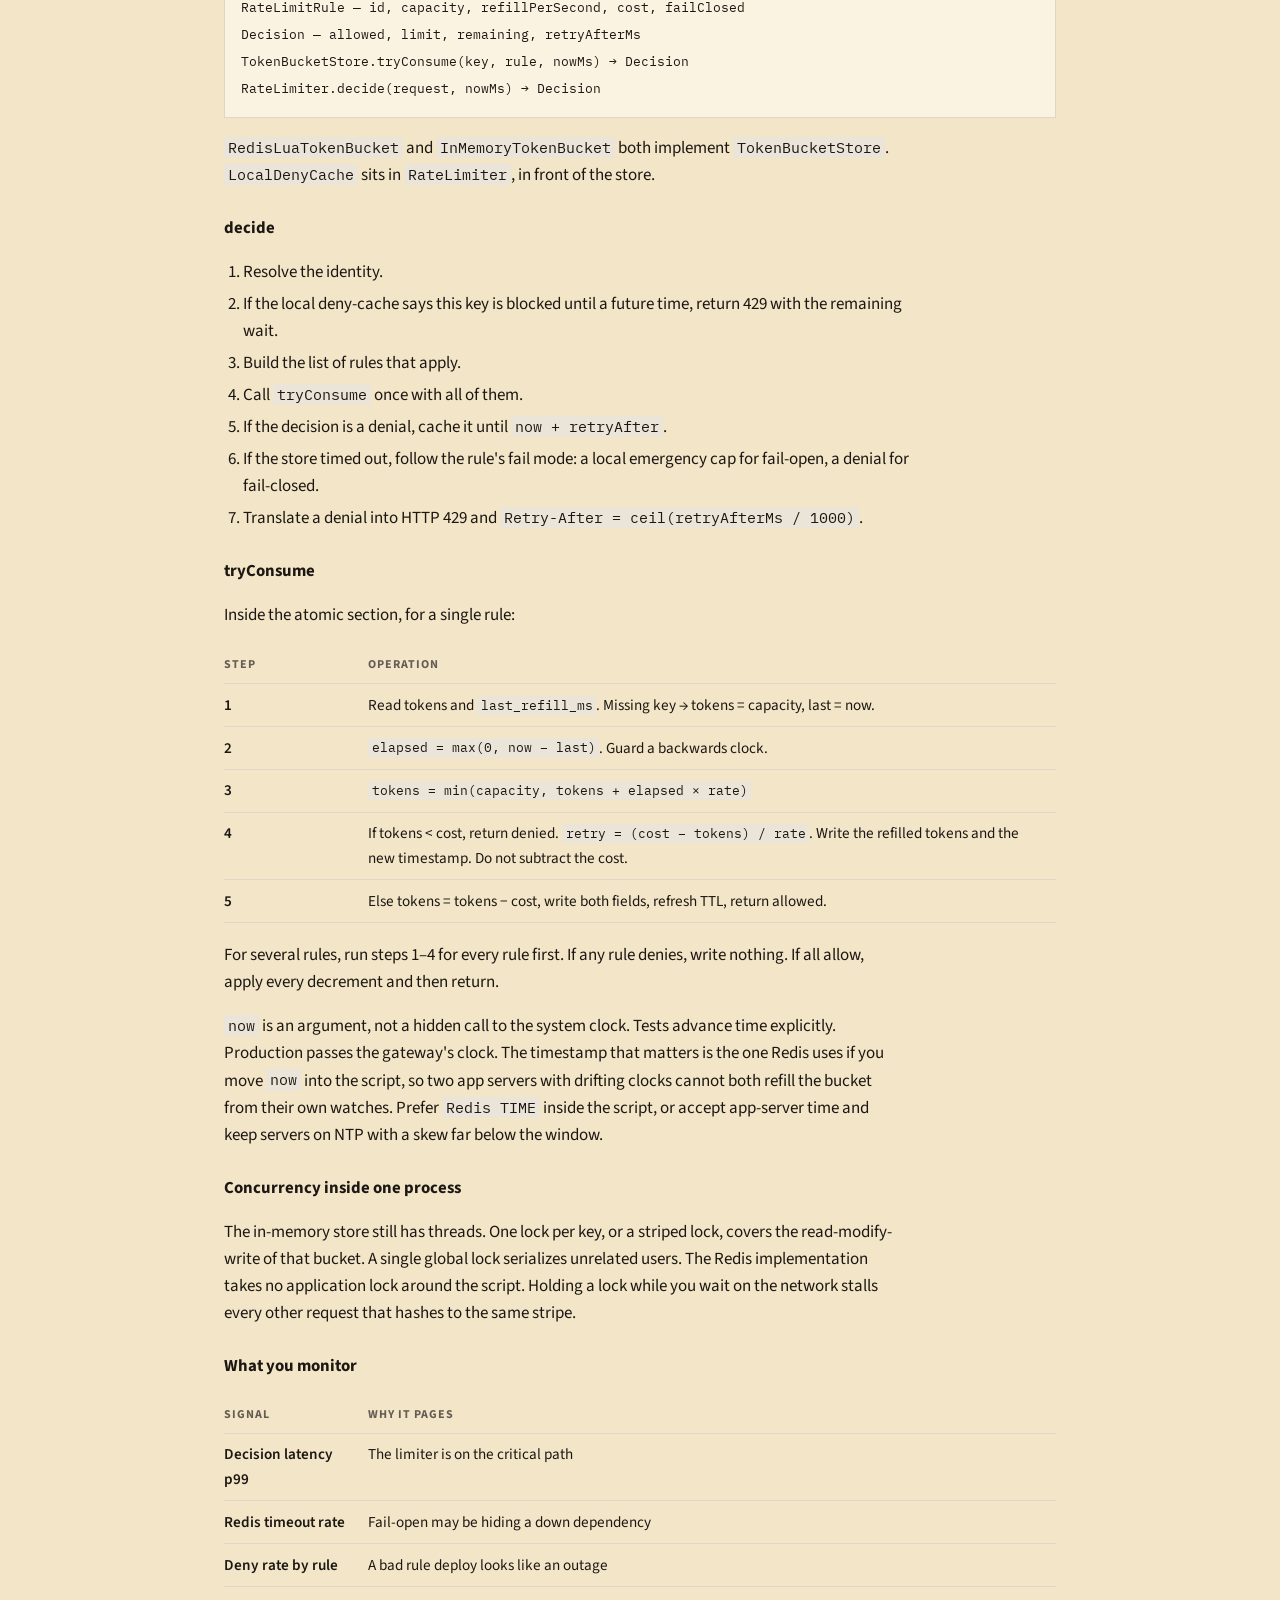
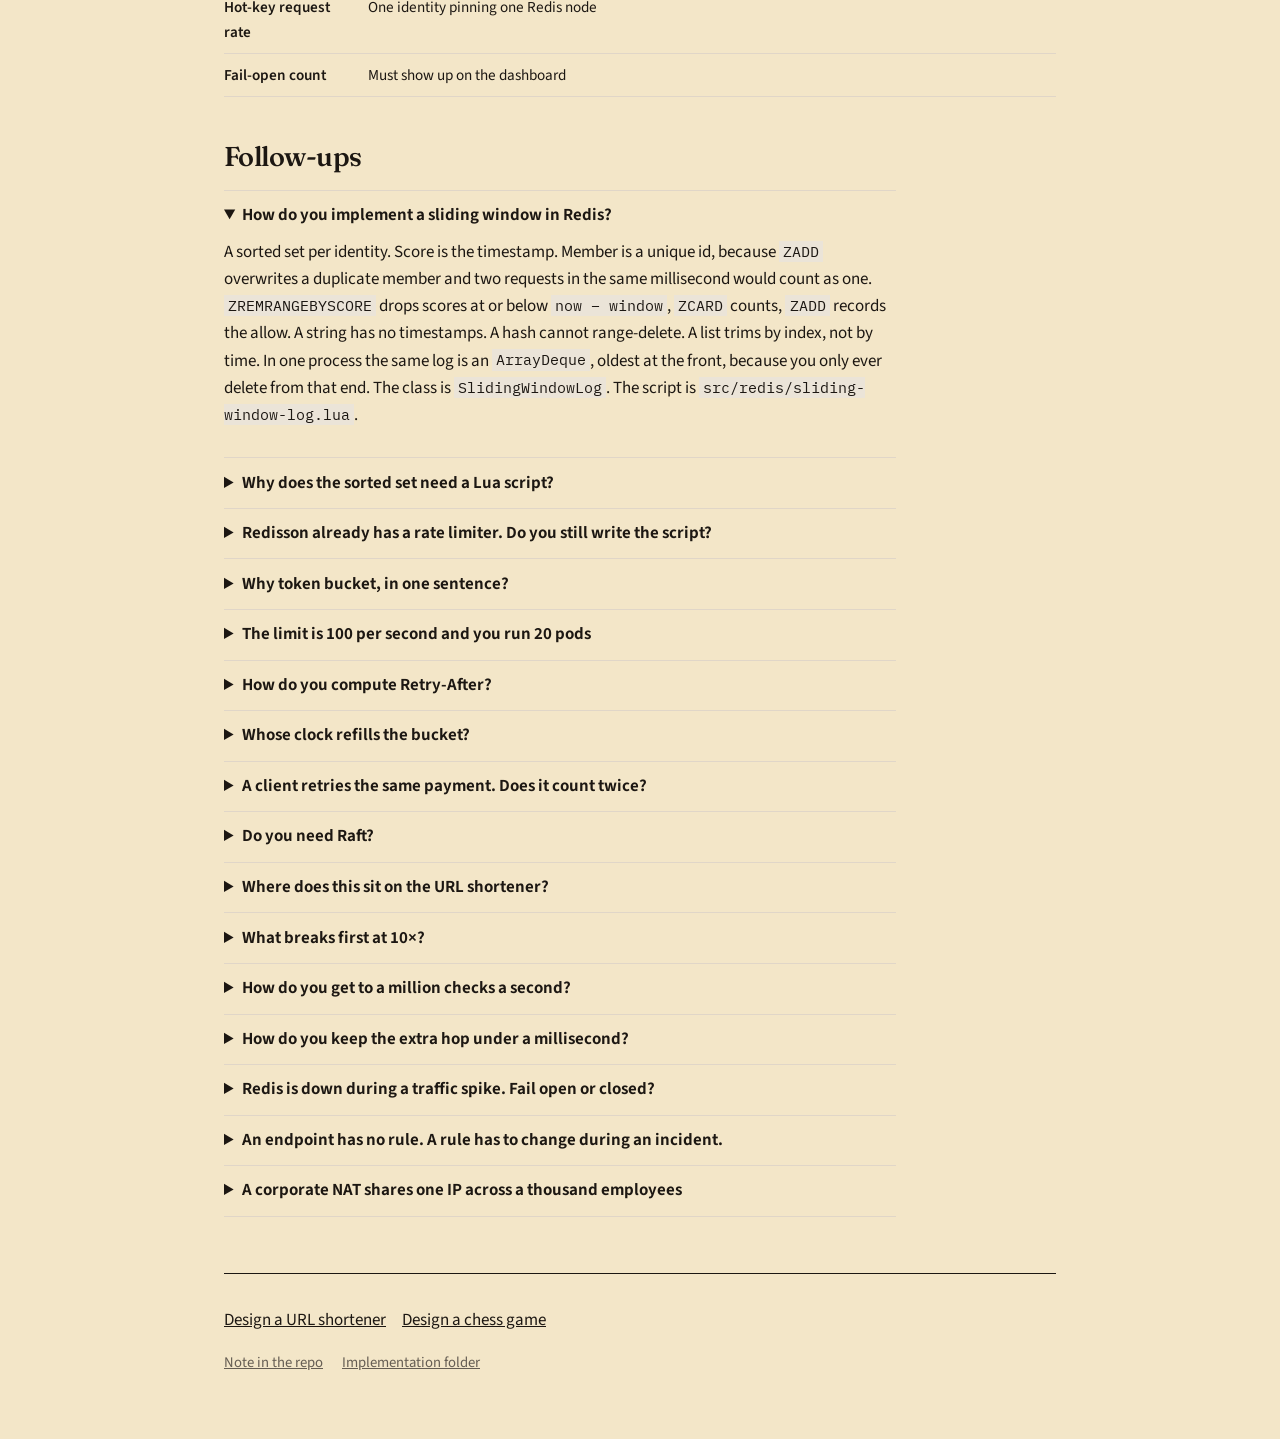
<file: docs/rate-limiter/index.html>
<!DOCTYPE html>
<html lang="en">
<head>
  <meta charset="utf-8">
  <meta name="viewport" content="width=device-width, initial-scale=1">
  <title>Design a rate limiter · LowlevelDesign</title>
  <meta name="description" content="Decide with one atomic check-and-consume on a shared counter, answer 429 with Retry-After, and keep a Redis timeout from taking down the API the limiter is there to protect.">
  <link rel="canonical" href="https://kpvarma5899.github.io/LowlevelDesign/rate-limiter/">
  <link rel="preconnect" href="https://fonts.googleapis.com">
  <link rel="preconnect" href="https://fonts.gstatic.com" crossorigin>
  <link href="https://fonts.googleapis.com/css2?family=Fraunces:opsz,wght@9..144,560;9..144,640&family=IBM+Plex+Mono:wght@400;500&family=Source+Sans+3:ital,wght@0,400;0,600;0,700;1,400&display=swap" rel="stylesheet">
  <link rel="stylesheet" href="../assets/site.css">
</head>
<body>
  <header class="top">
    <div class="wrap top-inner">
      <a class="mark" href="../">LowlevelDesign</a>
      <nav class="top-nav" aria-label="Questions">
        <a href="../url-shortener/">URL shortener</a><a href="../chess/">chess game</a><a href="https://github.com/kpvarma5899/LowlevelDesign">Source</a>
      </nav>
    </div>
  </header>
  <main class="wrap question">
    <p class="kicker">Question 2</p>
    <h1>Design a rate limiter</h1>
    <p class="lede">High-level design is a thin shell here. The score is the algorithm, the race between two servers, and what you do when the limiter itself is sick.</p>
    
    <blockquote class="close"><span class="close-label">Close on this</span>Decide with one atomic check-and-consume on a shared counter, answer 429 with Retry-After, and keep a Redis timeout from taking down the API the limiter is there to protect.</blockquote>
    <div class="stats"><div class="stat"><span class="stat-value">Token bucket</span><span class="stat-label">Algorithm to defend</span></div><div class="stat"><span class="stat-value">1 ms</span><span class="stat-label">Decision budget, same AZ</span></div><div class="stat"><span class="stat-value">429</span><span class="stat-label">HTTP status when denied</span></div><div class="stat"><span class="stat-value">A Lua script inside Redis</span><span class="stat-label">The lock</span></div></div>
    <div class="table-wrap"><table class="compare"><thead><tr><th></th><th>High-level design</th><th>Low-level design</th></tr></thead><tbody><tr><th scope="row">You draw</th><td>Gateway, Redis, local deny-cache, the API behind it</td><td>Rule, TokenBucket, Store, Decision</td></tr><tr><th scope="row">You defend</th><td>Where the check sits, fail-open vs fail-closed, hot keys</td><td>Refill math, atomic consume, Retry-After</td></tr><tr><th scope="row">They are testing</th><td>Whether N servers still enforce one limit</td><td>Whether two concurrent requests can both take the last token</td></tr></tbody></table></div>
    <nav class="sections" aria-label="Sections"><a href="#how-you-spend-the-45-minutes">How you spend the 45 minutes</a><a href="#requirements">Requirements</a><a href="#estimate">Estimate</a><a href="#api">API</a><a href="#data-model">Data model</a><a href="#five-algorithms">Five algorithms</a><a href="#one-limit-many-servers">One limit, many servers</a><a href="#classes">Classes</a><a href="#follow-ups">Follow-ups</a></nav>
    <article class="prose"><h2 id="how-you-spend-the-45-minutes">How you spend the 45 minutes</h2>
<p>Start in one process so the algorithm is correct. Then add a second server and let the interviewer watch the limit become N times too large. That jump is the whole design.</p>
<h2 id="requirements">Requirements</h2>
<p>Functional, in scope: given an identity and a rule, allow or deny this request. Identity is a user id, an API key, or an IP. A request can sit under several rules at once (10 per second and 1,000 per day; per user and per IP). On deny, the caller learns how long to wait. Rules differ by route and by plan.</p>
<p>Out of scope until they pull it back in: volumetric network DDoS (a scrubbing center and a WAF), billing, and a full admin UI for rules.</p>
<p>Non-functional: the decision is on the critical path, so budget about 1 ms inside the same availability zone. Accuracy means &quot;a client cannot sustain more than the rule,&quot; with a small burst allowed on purpose. Availability of the limiter matters because a hung check becomes a hung API. The limit must hold across every app server. A single-process map fails that requirement.</p>
<h2 id="estimate">Estimate</h2>
<p>10,000 requests per second at the gateway. A few million active identities. Each decision reads and writes a few dozen bytes. A couple of million keys at ~100 bytes is on the order of a few hundred MB. Storage is not the constraint. The constraint is an extra millisecond on every request, and one Redis key that a single abusive client can hammer.</p>
<div class="table-wrap"><table><thead><tr><th>Input</th><th>Figure</th><th>What it tells you</th></tr></thead><tbody><tr><th scope="row">Gateway traffic</th><td>10,000 req/s</td><td>Every one of these pays for a decision</td></tr><tr><th scope="row">Hot identities</th><td>~2 million</td><td>Key cardinality, not request log size</td></tr><tr><th scope="row">State per key</th><td>~100 bytes</td><td>A few hundred MB total</td></tr><tr><th scope="row">Redis in-AZ round trip</th><td>~0.5–1 ms</td><td>One script. Four round trips is already the budget.</td></tr><tr><th scope="row">Decision budget</th><td>1 ms p99</td><td>Timeouts have to be shorter than the API timeout</td></tr></tbody></table></div>
<h2 id="api">API</h2>
<p>This is middleware on the gateway, plus a small internal function.</p>
<div class="table-wrap"><table><thead><tr><th>Surface</th><th>Shape</th></tr></thead><tbody><tr><th scope="row">Library</th><td><code>decide(request) → { allowed, limit, remaining, retryAfterMs }</code></td></tr><tr><th scope="row">Allow</th><td>Call the upstream. Set <code>X-RateLimit-Limit</code>, <code>Remaining</code>, <code>Reset</code>.</td></tr><tr><th scope="row">Deny</th><td><code>429 Too Many Requests</code>. <code>Retry-After</code> in seconds, ceiling of <code>retryAfterMs</code>.</td></tr><tr><th scope="row">Identity</th><td>User id when authenticated, else API key, else IP. Say that order.</td></tr></tbody></table></div>
<p><code>Retry-After</code> is an integer number of seconds in the common header. Sub-second waits still round up to 1.</p>
<h2 id="data-model">Data model</h2>
<p>A token bucket is two numbers. Keyed by rule plus identity, for example <code>rl:create_url:user:42</code>.</p>
<div class="table-wrap"><table><thead><tr><th>Field</th><th>Meaning</th></tr></thead><tbody><tr><th scope="row"><code>tokens</code></th><td>Fractional tokens available right now</td></tr><tr><th scope="row"><code>last_refill_ms</code></th><td>When those tokens were last computed</td></tr><tr><th scope="row">TTL</th><td>Long enough to refill from empty to full, then the key can disappear</td></tr></tbody></table></div>
<p>An idle user costs nothing after the TTL. A missing key means a full bucket, because they have not spent anything. A missing key means &quot;no budget left&quot; only if you are storing a denial, never if you are storing the bucket.</p>
<h2 id="five-algorithms">Five algorithms</h2>
<p>Pick the token bucket. It allows a bounded burst and then enforces a steady rate, the state is O(1) per key, and the consume step is one atomic script.</p>
<div class="table-wrap"><table><thead><tr><th>Algorithm</th><th>State per key</th><th>Burst</th><th>What you say</th></tr></thead><tbody><tr><th scope="row">Token bucket</th><td>2 numbers</td><td>Up to capacity, then the refill rate</td><td>Default. Burst is a parameter, not an accident.</td></tr><tr><th scope="row">Leaky bucket</th><td>Queue depth, or a last-leak time</td><td>Output is flat. Excess waits or is dropped.</td><td>Use when the downstream cannot accept a spike at all.</td></tr><tr><th scope="row">Fixed window</th><td>1 counter + window start</td><td>Up to 2× the limit, straddling the boundary</td><td>Cheap, and wrong in a way you can demonstrate with two timestamps.</td></tr><tr><th scope="row">Sliding log</th><td>One timestamp per request</td><td>Exact over any window</td><td>Right answer at low QPS. Memory and CPU follow the request rate.</td></tr><tr><th scope="row">Sliding window counter</th><td>2 counters</td><td>Approximate</td><td>The compromise when a log is too big and a fixed window is too crude.</td></tr></tbody></table></div>
<p>The Java for each store is in <a href="https://github.com/kpvarma5899/LowlevelDesign/tree/main/questions/rate-limiter/src/java/com/lld/ratelimit">src/java/com/lld/ratelimit</a>. The class comment is the reason for the structure. <code>AlgorithmDemo</code> checks the boundary numbers below.</p>
<div class="table-wrap"><table><thead><tr><th>Algorithm</th><th>What you actually store</th><th>Why that, and not a list of requests</th></tr></thead><tbody><tr><th scope="row">Fixed window</th><td>One <code>int</code> and the bucket start</td><td>You only need how many fell in this clock bucket. Throwing away each timestamp is the boundary bug.</td></tr><tr><th scope="row">Sliding window log</th><td><code>ArrayDeque</code> of timestamps, or a Redis sorted set</td><td>You must delete &quot;older than T&quot; and count what remains. A hash or a counter can do neither.</td></tr><tr><th scope="row">Sliding window counter</th><td>Previous count and current count</td><td>You refuse to store every request, and you accept an even-spread approximation.</td></tr><tr><th scope="row">Token bucket</th><td><code>tokens</code> and <code>lastRefillMs</code></td><td>Two numbers are the queue of tokens, without a thread dripping them.</td></tr><tr><th scope="row">Leaky bucket</th><td>Water level and <code>lastLeakMs</code></td><td>The queue in the diagram is the level. Saving every request does not change the drain.</td></tr></tbody></table></div>
<h3>The boundary bug</h3>
<p>Rule: 10 requests in any 10 seconds. The client has a full budget, then sends 10 requests at t = 9s and another 10 at t = 10s. Fixed windows are aligned to t = 0, so those bursts fall in two different counters and both succeed. Twenty requests land in one second.</p>
<div class="table-wrap"><table><thead><tr><th>Burst</th><th>Fixed window allowed</th><th>Sliding log allowed</th><th>Token bucket allowed (capacity 10, 1/s)</th></tr></thead><tbody><tr><th scope="row">10 requests at t = 9s</th><td>10</td><td>10</td><td>10</td></tr><tr><th scope="row">10 requests at t = 10s</th><td>10</td><td>0</td><td>1</td></tr></tbody></table></div>
<figure class="chart">
    <figcaption>
      <span class="chart-title">Requests allowed from each burst of 10</span>
      <span class="chart-note">Y-axis: requests allowed (count). Categories: the two bursts. Idle client, full budget before t = 9s. Fixed-window buckets are [0, 10) and [10, 20). Source: worked example in this note.</span>
    </figcaption>
    <ul class="legend"><li><i class="swatch warn"></i>Fixed window</li><li><i class="swatch ok"></i>Sliding log</li><li><i class="swatch info"></i>Token bucket (capacity 10, 1/s)</li></ul>
    <div class="chart-plot">
      <div class="chart-limit" style="bottom:83.33333333333334%"><span>Stated limit · 10</span></div>
      <div class="chart-group"><div class="chart-bars"><div class="bar warn" style="height:83.33333333333334%"><span>10</span></div><div class="bar ok" style="height:83.33333333333334%"><span>10</span></div><div class="bar info" style="height:83.33333333333334%"><span>10</span></div></div><div class="chart-cat">Burst at t = 9s</div></div><div class="chart-group"><div class="chart-bars"><div class="bar warn" style="height:83.33333333333334%"><span>10</span></div><div class="bar ok" style="height:0%"><span>0</span></div><div class="bar info" style="height:8.333333333333332%"><span>1</span></div></div><div class="chart-cat">Burst at t = 10s</div></div>
    </div>
  </figure>
<p>The sliding log keeps every timestamp, drops those older than 10 seconds, and at t = 10s still sees the ten from t = 9s, so the second burst is fully denied. The token bucket spends all 10 tokens at t = 9s, refills one token over the next second, and allows a single request from the second burst. Same steady rate, and the burst size is exactly the capacity you configured.</p>
<h3>Token bucket math</h3>
<p>Capacity is the burst. Refill rate is the sustained rate. On each request, at time <code>now</code>:</p>
<pre><code>tokens = min(capacity, tokens + (now − last) × rate)</code></pre>
<p>If tokens ≥ cost (usually 1), subtract the cost and allow. Otherwise deny. The wait is <code>(cost − tokens) / rate</code>. Store the new token count and <code>last = now</code>. Because refill is computed from timestamps, you do not run a background thread that drips tokens. Idle keys simply expire.</p>
<p>Worked consume. Capacity 5, rate 1/s. At t = 0 the bucket is full. Five requests are allowed and the bucket hits 0. A sixth request at t = 0.2s sees 0.2 tokens, is denied, and <code>Retry-After</code> is <code>ceil(0.8s) = 1</code> second. At t = 3s the bucket has 3 tokens and three requests pass.</p>
<p>Fractional tokens are the feature. They make a rate of 5 per second meaningful between whole requests.</p>
<p>Click-through you can do on paper:</p>
<ol><li>Start full (5/5).</li><li>Send 5. Bucket is empty.</li><li>Send 1 immediately. Denied, retry after 1.0s.</li><li>Advance one second. One send is allowed again.</li></ol>
<p>That is the burst, then the rate.</p>
<section class="lab" data-lab="token-bucket" data-capacity="5" data-rate="1">
    <div class="lab-head">
      <h3>Token bucket you can click</h3>
      <p>capacity 5 · refill 1/s</p>
    </div>
    <div class="meter">
      <div class="meter-top"><span data-time>t = 0s</span><span data-count>5.0 / 5 tokens</span></div>
      <div class="meter-track"><div class="meter-fill" data-fill></div></div>
    </div>
    <div class="lab-actions">
      <button type="button" data-act="advance">+1 second</button>
      <button type="button" data-act="send1">Send 1</button>
      <button type="button" data-act="send5">Send 5</button>
      <button type="button" data-act="reset">Reset</button>
    </div>
    <p class="lab-help">Start full. Send 5, then send 1 immediately: the last one is denied and the wait is 1.0s. Advance one second and a single send is allowed again. That is the burst, then the rate.</p>
    <pre class="lab-log" data-log hidden></pre>
  </section>
<p>On a denial, still store the refilled <code>tokens</code> and <code>lastRefillMs</code>. Do not subtract the cost. If you store the new token count and leave the old timestamp, the next call adds the same elapsed time on top of tokens that already include it.</p>
<p>The class is <code>TokenBucket</code>. Many identities live in a <code>ConcurrentHashMap</code>, and <code>compute</code> holds the bin lock for that key while the two numbers change. A <code>HashMap</code> loses updates when two gateway threads create the same key. One lock around the whole map makes unrelated users queue. That class is <code>KeyedTokenBuckets</code>.</p>
<h3>Sliding window log</h3>
<p>An exact window is a log. Drop every hit older than <code>now − window</code>, count what is left, allow if the count is under the limit, then append now.</p>
<p>In one process the log is an <code>ArrayDeque</code>. Time moves forward, so the oldest hit is always at the front. <code>peekFirst</code>, <code>removeFirst</code>, and <code>addLast</code> are O(1). A <code>HashSet</code> cannot find &quot;older than T&quot; without a scan. A map keyed by the timestamp merges two requests from the same millisecond into one entry, and the limit under-counts. A <code>TreeMap</code> can delete from the middle, and this algorithm never does.</p>
<pre><code>long cutoff = nowMs - windowMs;
while (!hits.isEmpty() &amp;&amp; hits.peekFirst() &lt;= cutoff) {
    hits.removeFirst();
}
if (hits.size() &gt;= limit) {
    long retryAt = hits.peekFirst() + windowMs;
    return Decision.deny(limit, 0, retryAt - nowMs);
}
hits.addLast(nowMs);</code></pre>
<p>That class is <code>SlidingWindowLog</code>. Ten requests at t = 9s fill a limit of 10. At t = 10s the deque still holds them, so the next ten are denied. The fixed window allows all twenty.</p>
<p>Across servers the same log is a Redis sorted set. Redis stores it as a hash plus a skiplist: the hash finds a member, the skiplist orders the scores. The score is the timestamp in milliseconds. The member is a unique id, not the timestamp. <code>ZADD</code> replaces a member that is already there, so two requests in the same millisecond would count as one if the member were the clock.</p>
<p>Limit 2, window 10 seconds, one key.</p>
<div class="table-wrap"><table><thead><tr><th>At</th><th>Command</th><th>What is in the set</th></tr></thead><tbody><tr><th scope="row">t = 1s</th><td><code>ZADD</code> req-a, score 1000</td><td>req-a</td></tr><tr><th scope="row">t = 2s</th><td><code>ZADD</code> req-b, score 2000</td><td>req-a, req-b</td></tr><tr><th scope="row">t = 3s</th><td>cutoff is 3000 − 10000, so <code>ZREMRANGEBYSCORE</code> removes nothing. <code>ZCARD</code> is 2</td><td>deny</td></tr><tr><th scope="row">t = 11s</th><td><code>ZREMRANGEBYSCORE -inf 1000</code></td><td>req-a is score 1000, so it goes</td></tr><tr><th scope="row">t = 11s</th><td><code>ZCARD</code> is 1, then <code>ZADD</code> req-c</td><td>req-b, req-c, allow</td></tr></tbody></table></div>
<p>The other Redis types lose the operation you need:</p>
<ul><li>A string is one counter. It has no timestamp to expire.</li><li>A hash is a field lookup. Dropping old fields means reading every field.</li><li>A list is ordered by insertion. <code>LTRIM</code> cuts by index, not by time. You can <code>LPOP</code> in a loop only after parsing a timestamp out of each value. <code>ZREMRANGEBYSCORE</code> is that delete in one command.</li></ul>
<p>The script is <a href="https://github.com/kpvarma5899/LowlevelDesign/blob/main/questions/rate-limiter/src/redis/sliding-window-log.lua">src/redis/sliding-window-log.lua</a>. <code>ZREMRANGEBYSCORE</code>, then <code>ZCARD</code>, then <code>ZADD</code> only if the card is under the limit, then <code>PEXPIRE</code> so an idle key disappears. The member is <code>now</code> plus a random id.</p>
<p>Those three commands, sent as three round trips, are not one decision. Limit 2, one member already stored. Client A and client B both <code>ZCARD</code> and both see 1. Both <code>ZADD</code>. The set holds 3. The budget was 2.</p>
<p><code>MULTI</code>/<code>EXEC</code> does not close that. The client has to queue <code>ZADD</code> before <code>EXEC</code> returns the <code>ZCARD</code>, so it cannot skip the add. <code>WATCH</code> and a retry is optimistic locking, and a hot key aborts every overlapping request. Redis runs a Lua script to the end with no other command interleaved on that node. The branch and the write are one step. That is the same reason the token bucket is a script, applied to a sorted set instead of two numbers.</p>
<p><a href="https://github.com/redisson/redisson">Redisson</a> already ships the token-bucket form of this. <code>RRateLimiter.tryAcquire</code> refills permits from elapsed time inside one Lua script. It does not store a sorted set.</p>
<pre><code>RRateLimiter limiter = redisson.getRateLimiter(&quot;rl:{user:42}:create&quot;);
limiter.trySetRate(RateType.OVERALL, 10, 1, RateIntervalUnit.SECONDS);
boolean allowed = limiter.tryAcquire();</code></pre>
<p><code>RateType.OVERALL</code> is one budget for every pod. <code>PER_CLIENT</code> gives each JVM its own budget, which is the 20-pod bug behind a library call. The <code>{user:42}</code> hash tag pins the key to one cluster slot.</p>
<p><code>RScoredSortedSet</code> is the Java type for the sorted set. <code>removeRangeByScore</code>, then <code>size</code>, then <code>add</code> is the same three-command race. The exact window is still one <code>RScript.eval</code> of the Lua above. Both calls are in <code>RedissonRateLimiters</code>. That file needs the Redisson jar. The in-memory demo does not.</p>
<h3>Sliding window counter</h3>
<p>This is not the sorted set. Keep the previous window's count and the current window's count.</p>
<pre><code>estimate = previous × (1 − elapsed / window) + current</code></pre>
<p>Window 60s, limit 100. Previous window closed at 80. We are 15s into the current window, and 20 requests have landed in it. The previous window still overlaps the sliding 60s by 45/60 = 0.75, so estimate = 80 × 0.75 + 20 = 80. The next request is allowed. If the current count were 41, estimate = 60 + 41 = 101, and you deny.</p>
<p>The lie in the formula: it assumes the previous window's requests were spread evenly. If all 80 arrived in the last second of that window, the true sliding count is higher than the estimate, and you let a bit too much through. Say that limitation in the same breath as the formula. Two ints are the whole store, which is why you cannot go back and check. The class is <code>SlidingWindowCounter</code>. <code>estimate(80, 20, 15s, 60s)</code> is 80. <code>estimate(80, 41, 15s, 60s)</code> is 101, and you deny.</p>
<h3>Leaky bucket</h3>
<p>A leaky bucket drains at a constant rate. The picture is a queue that empties at that rate, and a request is dropped when the queue is full. The queue is the right drawing and the wrong store: the level after <code>elapsed × rate</code> is the whole queue. <code>LeakyBucket</code> keeps that level and <code>lastLeakMs</code>. The downstream sees a flat arrival rate. A token bucket lets the client spend a saved-up burst immediately, which is what you want for an interactive API. A leaky bucket is what you want in front of a database or a worker pool that falls over on spikes and is fine at a steady pace. Pick per rule, not once for the whole company. <code>FixedWindow</code> is the one-counter version of the boundary bug, kept so you can show it.</p>
<h2 id="one-limit-many-servers">One limit, many servers</h2>
<p>An in-process map is the correct low-level design for one process and the wrong system the moment a second process starts. Twenty pods each enforcing 100 requests per second allow 2,000. The configured number and the real number diverge by your replica count.</p>
<h3>Where the check lives</h3>
<div class="table-wrap"><table><thead><tr><th>Placement</th><th>What it actually guarantees</th></tr></thead><tbody><tr><th scope="row">Client</th><td>Courtesy only. A client you do not control simply skips it.</td></tr><tr><th scope="row">API gateway, shared store</th><td>One policy for every route and every replica. This is the default.</td></tr><tr><th scope="row">Inside each service, in memory</th><td>Correct only for a limit that is allowed to scale with the number of pods.</td></tr><tr><th scope="row">Dedicated limiter service</th><td>Worth it when many languages must share one policy. It is an extra hop on the hot path.</td></tr></tbody></table></div>
<p>Draw the gateway in front of the API. The gateway calls Redis with one script and, on allow, forwards upstream. Next to that, a small in-process cache of active denials: if this identity is already rejected until time T, return 429 without a network call. That cache is an optimization against retry storms. The source of truth stays in Redis.</p>
<h3>The race</h3>
<p>Two gateway nodes, one token left. Each does GET, sees 1, decides to allow, then SET 0. Two requests pass. The budget was one.</p>
<div class="table-wrap"><table><thead><tr><th>Step</th><th>Server A</th><th>Server B</th><th>Redis tokens</th></tr></thead><tbody><tr><th scope="row">Read</th><td>sees 1</td><td>sees 1</td><td>1</td></tr><tr><th scope="row">Decide</th><td>allow</td><td>allow</td><td>1</td></tr><tr><th scope="row">Write</th><td>SET 0</td><td>SET 0</td><td>0</td></tr><tr><th scope="row">Outcome</th><td>allowed</td><td>allowed</td><td>2 spends of 1 token</td></tr></tbody></table></div>
<p>GET, decide, SET on both servers allows the request twice. The serialization point has to be the place that holds the counter. One Lua script on that Redis key refills and decrements before anyone else runs. <code>MULTI</code>/<code>EXEC</code> does not save a design that still reads in one round trip and writes in another. <code>INCR</code> cannot express &quot;add the elapsed refill, then subtract, or do neither.&quot; A <code>SETNX</code> lock is a second round trip and a TTL to get wrong. The Redis event loop is the lock. An application mutex does not extend to the other pod.</p>
<p><code>INCR</code> plus <code>EXPIRE</code> is atomic enough for a fixed-window counter, and it is still the wrong algorithm because of the boundary bug. For a token bucket, <code>INCR</code> cannot express &quot;add the elapsed refill, then subtract one, and do both or neither.&quot;</p>
<p>A <code>SETNX</code> lock is a second round trip, a lock TTL to get wrong, and a deadlock risk. The script does not need a lock because the Redis event loop is the lock.</p>
<h3>Several rules on one request</h3>
<p>A create-link call might face a per-user rule and a per-IP rule. If the IP rule is going to deny, consuming the user's tokens charges them for a request you rejected. Evaluate every rule inside one script and commit every decrement only if all of them allow. One round trip, all or nothing.</p>
<p>Order identities as user, then API key, then IP. A global ceiling per pod, held in memory, sits in front of Redis as a coarse fuse. It is allowed to be approximate because its job is to keep one box from melting, not to implement the customer's plan.</p>
<h3>Redis is slow or down</h3>
<div class="table-wrap"><table><thead><tr><th>Traffic</th><th>On timeout</th><th>Why</th></tr></thead><tbody><tr><th scope="row">Ordinary product API</th><td>Fail open, behind a local emergency cap</td><td>A limiter outage should not become a full API outage. The local cap stops an unbounded flood while Redis is gone.</td></tr><tr><th scope="row">Login, OTP, password reset, payment create</th><td>Fail closed</td><td>Abuse during the outage costs more than a short period of 429s.</td></tr></tbody></table></div>
<p>The timeout is a few milliseconds, shorter than the request deadline. A Redis that answers in 800 ms is a failed Redis. Waiting on it moves the outage into every API call. Record fail-open events as a metric. A silent fail-open hides a long Redis incident behind healthy API graphs.</p>
<h3>The hot key</h3>
<p>One API key at 50,000 requests per second lands on one Redis key, and in cluster mode on one slot and one node. The rest of the cluster is idle.</p>
<p>Mitigations, in the order to say them:</p>
<ol><li>The local deny-cache absorbs the retries after the first denial.</li><li>A per-pod pre-limit sheds load before Redis.</li><li>For a global limit that must stay exact under that much traffic, shard the counter and accept a more complicated sum.</li></ol>
<p>Most product limits never need the third step.</p>
<h2 id="classes">Classes</h2>
<p>Four types. The service does not know Redis. The store does not know HTTP. Tests run against an in-memory store that implements the same atomic consume.</p>
<pre><code>RateLimitRule — id, capacity, refillPerSecond, cost, failClosed
Decision — allowed, limit, remaining, retryAfterMs
TokenBucketStore.tryConsume(key, rule, nowMs) → Decision
RateLimiter.decide(request, nowMs) → Decision</code></pre>
<p><code>RedisLuaTokenBucket</code> and <code>InMemoryTokenBucket</code> both implement <code>TokenBucketStore</code>. <code>LocalDenyCache</code> sits in <code>RateLimiter</code>, in front of the store.</p>
<h3>decide</h3>
<ol><li>Resolve the identity.</li><li>If the local deny-cache says this key is blocked until a future time, return 429 with the remaining wait.</li><li>Build the list of rules that apply.</li><li>Call <code>tryConsume</code> once with all of them.</li><li>If the decision is a denial, cache it until <code>now + retryAfter</code>.</li><li>If the store timed out, follow the rule's fail mode: a local emergency cap for fail-open, a denial for fail-closed.</li><li>Translate a denial into HTTP 429 and <code>Retry-After = ceil(retryAfterMs / 1000)</code>.</li></ol>
<h3>tryConsume</h3>
<p>Inside the atomic section, for a single rule:</p>
<div class="table-wrap"><table><thead><tr><th>Step</th><th>Operation</th></tr></thead><tbody><tr><th scope="row">1</th><td>Read tokens and <code>last_refill_ms</code>. Missing key → tokens = capacity, last = now.</td></tr><tr><th scope="row">2</th><td><code>elapsed = max(0, now − last)</code>. Guard a backwards clock.</td></tr><tr><th scope="row">3</th><td><code>tokens = min(capacity, tokens + elapsed × rate)</code></td></tr><tr><th scope="row">4</th><td>If tokens &lt; cost, return denied. <code>retry = (cost − tokens) / rate</code>. Write the refilled tokens and the new timestamp. Do not subtract the cost.</td></tr><tr><th scope="row">5</th><td>Else tokens = tokens − cost, write both fields, refresh TTL, return allowed.</td></tr></tbody></table></div>
<p>For several rules, run steps 1–4 for every rule first. If any rule denies, write nothing. If all allow, apply every decrement and then return.</p>
<p><code>now</code> is an argument, not a hidden call to the system clock. Tests advance time explicitly. Production passes the gateway's clock. The timestamp that matters is the one Redis uses if you move <code>now</code> into the script, so two app servers with drifting clocks cannot both refill the bucket from their own watches. Prefer <code>Redis TIME</code> inside the script, or accept app-server time and keep servers on NTP with a skew far below the window.</p>
<h3>Concurrency inside one process</h3>
<p>The in-memory store still has threads. One lock per key, or a striped lock, covers the read-modify-write of that bucket. A single global lock serializes unrelated users. The Redis implementation takes no application lock around the script. Holding a lock while you wait on the network stalls every other request that hashes to the same stripe.</p>
<h3>What you monitor</h3>
<div class="table-wrap"><table><thead><tr><th>Signal</th><th>Why it pages</th></tr></thead><tbody><tr><th scope="row">Decision latency p99</th><td>The limiter is on the critical path</td></tr><tr><th scope="row">Redis timeout rate</th><td>Fail-open may be hiding a down dependency</td></tr><tr><th scope="row">Deny rate by rule</th><td>A bad rule deploy looks like an outage</td></tr><tr><th scope="row">Hot-key request rate</th><td>One identity pinning one Redis node</td></tr><tr><th scope="row">Fail-open count</th><td>Must show up on the dashboard</td></tr></tbody></table></div>
<h2 id="follow-ups">Follow-ups</h2>
<details class="qa" open>
        <summary>How do you implement a sliding window in Redis?</summary>
        <div class="qa-body"><p>A sorted set per identity. Score is the timestamp. Member is a unique id, because <code>ZADD</code> overwrites a duplicate member and two requests in the same millisecond would count as one. <code>ZREMRANGEBYSCORE</code> drops scores at or below <code>now − window</code>, <code>ZCARD</code> counts, <code>ZADD</code> records the allow. A string has no timestamps. A hash cannot range-delete. A list trims by index, not by time. In one process the same log is an <code>ArrayDeque</code>, oldest at the front, because you only ever delete from that end. The class is <code>SlidingWindowLog</code>. The script is <code>src/redis/sliding-window-log.lua</code>.</p></div>
      </details>
<details class="qa">
        <summary>Why does the sorted set need a Lua script?</summary>
        <div class="qa-body"><p><code>ZCARD</code> then <code>ZADD</code> from two clients both see &quot;one under the limit&quot; and both insert. <code>MULTI</code>/<code>EXEC</code> cannot look at <code>ZCARD</code> and then decide to skip <code>ZADD</code>, because the result arrives only at <code>EXEC</code> and the add was already queued. <code>WATCH</code> retries the whole read, and a hot key never commits. The script runs the trim, the count, and the conditional add with no other command interleaved. Same atomicity as the token-bucket script. The structure changed. The lock did not.</p></div>
      </details>
<details class="qa">
        <summary>Redisson already has a rate limiter. Do you still write the script?</summary>
        <div class="qa-body"><p>For a token bucket, no. <code>RRateLimiter.trySetRate(RateType.OVERALL, …)</code> and <code>tryAcquire</code> are one Lua script that refills permits from elapsed time. <code>OVERALL</code> is one budget for every pod. <code>PER_CLIENT</code> is a private budget per JVM, which brings the 20-pod bug back. For an exact sliding window, yes, you still write the script. Redisson's limiter is not a sorted set. <code>RScoredSortedSet</code> exposes the ZSET, and calling <code>removeRangeByScore</code>, <code>size</code>, and <code>add</code> separately races. <code>RScript.eval</code> of the sliding-log Lua is the atomic form. Both are in <code>RedissonRateLimiters</code>.</p></div>
      </details>
<details class="qa">
        <summary>Why token bucket, in one sentence?</summary>
        <div class="qa-body"><p>It enforces a sustained rate, the burst is an explicit capacity you chose, and the state is two numbers so the atomic update stays cheap. A fixed window hides a 2× burst on the boundary. A sliding log is exact and stores every request. A leaky bucket is the right tool when the thing behind you cannot take a burst. It is the wrong default for an interactive API that should feel responsive after a quiet period.</p></div>
      </details>
<details class="qa">
        <summary>The limit is 100 per second and you run 20 pods</summary>
        <div class="qa-body"><p>An in-memory limiter allows 2,000 per second. State the real number out loud. Shared Redis brings it back to 100. A per-pod ceiling still belongs in the design as a fuse, set high enough that normal traffic never hits it and low enough that one pod cannot exhaust the box. It is a different rule, with a different job, from the customer's 100 per second.</p></div>
      </details>
<details class="qa">
        <summary>How do you compute Retry-After?</summary>
        <div class="qa-body"><p>Deficit divided by refill rate. Cost is 1, tokens left are 0.2, rate is 2 per second: wait is 0.8 / 2 = 0.4 seconds. The HTTP header is whole seconds, so you send <code>Retry-After: 1</code>. Also return the precise millisecond value in a body or in <code>X-RateLimit-Reset</code> if the client is yours. A client that retries immediately is the reason for the local deny-cache.</p></div>
      </details>
<details class="qa">
        <summary>Whose clock refills the bucket?</summary>
        <div class="qa-body"><p>Two app servers with clocks a few seconds apart will each compute a generous refill and both write it back. Take the time inside Redis, in the same script as the update, so there is one clock. If you pass the app's timestamp, NTP has to keep skew well under the smallest window you enforce. <code>elapsed = max(0, now − last)</code> guards a backwards step.</p></div>
      </details>
<details class="qa">
        <summary>A client retries the same payment. Does it count twice?</summary>
        <div class="qa-body"><p>A rate limiter counts attempts, not successful business outcomes. The retry is another request and it spends another token. That is what you want against a client looping on purpose. Idempotency is a different mechanism: an <code>Idempotency-Key</code> makes the second payment a no-op in the payment service. You still rate-limit the HTTP call.</p></div>
      </details>
<details class="qa">
        <summary>Do you need Raft?</summary>
        <div class="qa-body"><p>No. You need atomic read-modify-write on one key. Redis already gives you that. Consensus would order the decision across a quorum and add tens of milliseconds to a check you budgeted at one. Reach for a stronger store only if the limit is a financial control that cannot fail open and cannot tolerate Redis's failover story. Even then you are buying a single-key atomic update, not a distributed agreement on every request.</p></div>
      </details>
<details class="qa">
        <summary>Where does this sit on the URL shortener?</summary>
        <div class="qa-body"><p>Limit create, per user and per IP. Creation is the abuse path: filling the key space, using you as an open redirect factory, scanning aliases. The redirect path is the product and is much hotter, so give it a much higher ceiling whose job is to blunt random code scanning. A viral link is one short code being read, which is a cache problem. Put the limiter on the gateway in front of <code>POST /v1/urls</code>. Fail open on Redis trouble for ordinary create. Fail closed on anonymous create if that endpoint is the one being farmed.</p></div>
      </details>
<details class="qa">
        <summary>What breaks first at 10×?</summary>
        <div class="qa-body"><p>Not memory. The first break is Redis CPU on the hottest keys, then the gateway thread pool if a slow Redis is allowed to occupy a thread per request. The change you make is a tight timeout, a local deny-cache, and collapsing every rule for a request into one script. A bigger Redis comes after the working set of keys has actually outgrown memory.</p></div>
      </details>
<details class="qa">
        <summary>How do you get to a million checks a second?</summary>
        <div class="qa-body"><p>One Redis does on the order of 100,000 operations a second, and a token-bucket check is a read-modify-write, so one node falls over well before a million requests. Shard by the identity you limit on: user id, API key, or IP. The same client must always land on the same shard, or the bucket splits and the limit becomes N times too large. Consistent hashing, or Redis Cluster hash slots, does that routing. Ten shards is the shape of the answer, not a bigger single box.</p></div>
      </details>
<details class="qa">
        <summary>How do you keep the extra hop under a millisecond?</summary>
        <div class="qa-body"><p>Same availability zone, a connection pool, and one script. A new TCP handshake per check is tens of milliseconds and is the bug. Do not cache an allow in the process. A stale bucket over-admits. The local cache is for denials only. Multi-region is a product decision: pin the identity to a home region, or accept that two regions each enforce their own ceiling.</p></div>
      </details>
<details class="qa">
        <summary>Redis is down during a traffic spike. Fail open or closed?</summary>
        <div class="qa-body"><p>Say which product you are protecting. Ordinary APIs fail open behind a local emergency cap. Login, OTP, and payment create fail closed. A feed or a viral write path can also fail closed: if Redis died because traffic already spiked, failing open dumps that spike onto the database. The timeout is a few milliseconds. A Redis that answers in 800 ms is a failed Redis. Replicas and automatic failover are how you avoid the choice. They are not a substitute for having made it. The fail-open count has to be on the dashboard.</p></div>
      </details>
<details class="qa">
        <summary>An endpoint has no rule. A rule has to change during an incident.</summary>
        <div class="qa-body"><p>A missing endpoint uses a default limit. You do not reject the request because configuration is absent. Rules that change without a deploy are polled, on the order of every 30 seconds, from a table the gateways cache. That delay is fine for a plan change and too slow for an attack in progress. Push, from a config service or pub/sub, is the step you name when the limit has to move in seconds. You do not start with that machinery.</p></div>
      </details>
<details class="qa">
        <summary>A corporate NAT shares one IP across a thousand employees</summary>
        <div class="qa-body"><p>The IP limit has to sit higher than the user limit, or the office looks like an attacker. Prefer the authenticated user id when you have it, then the API key, then the IP. The IP rule is the coarse fuse for anonymous traffic, not the customer's plan.</p></div>
      </details></article>
    <footer class="end">
      <p><a href="../url-shortener/">Design a URL shortener</a><a href="../chess/">Design a chess game</a></p>
      <p class="end-links">
        <a href="https://github.com/kpvarma5899/LowlevelDesign/blob/main/questions/rate-limiter/README.md">Note in the repo</a>
        <a href="https://github.com/kpvarma5899/LowlevelDesign/tree/main/questions/rate-limiter/src">Implementation folder</a>
      </p>
    </footer>
  </main>
  <script src="../assets/site.js"></script>
</body>
</html>
</file>
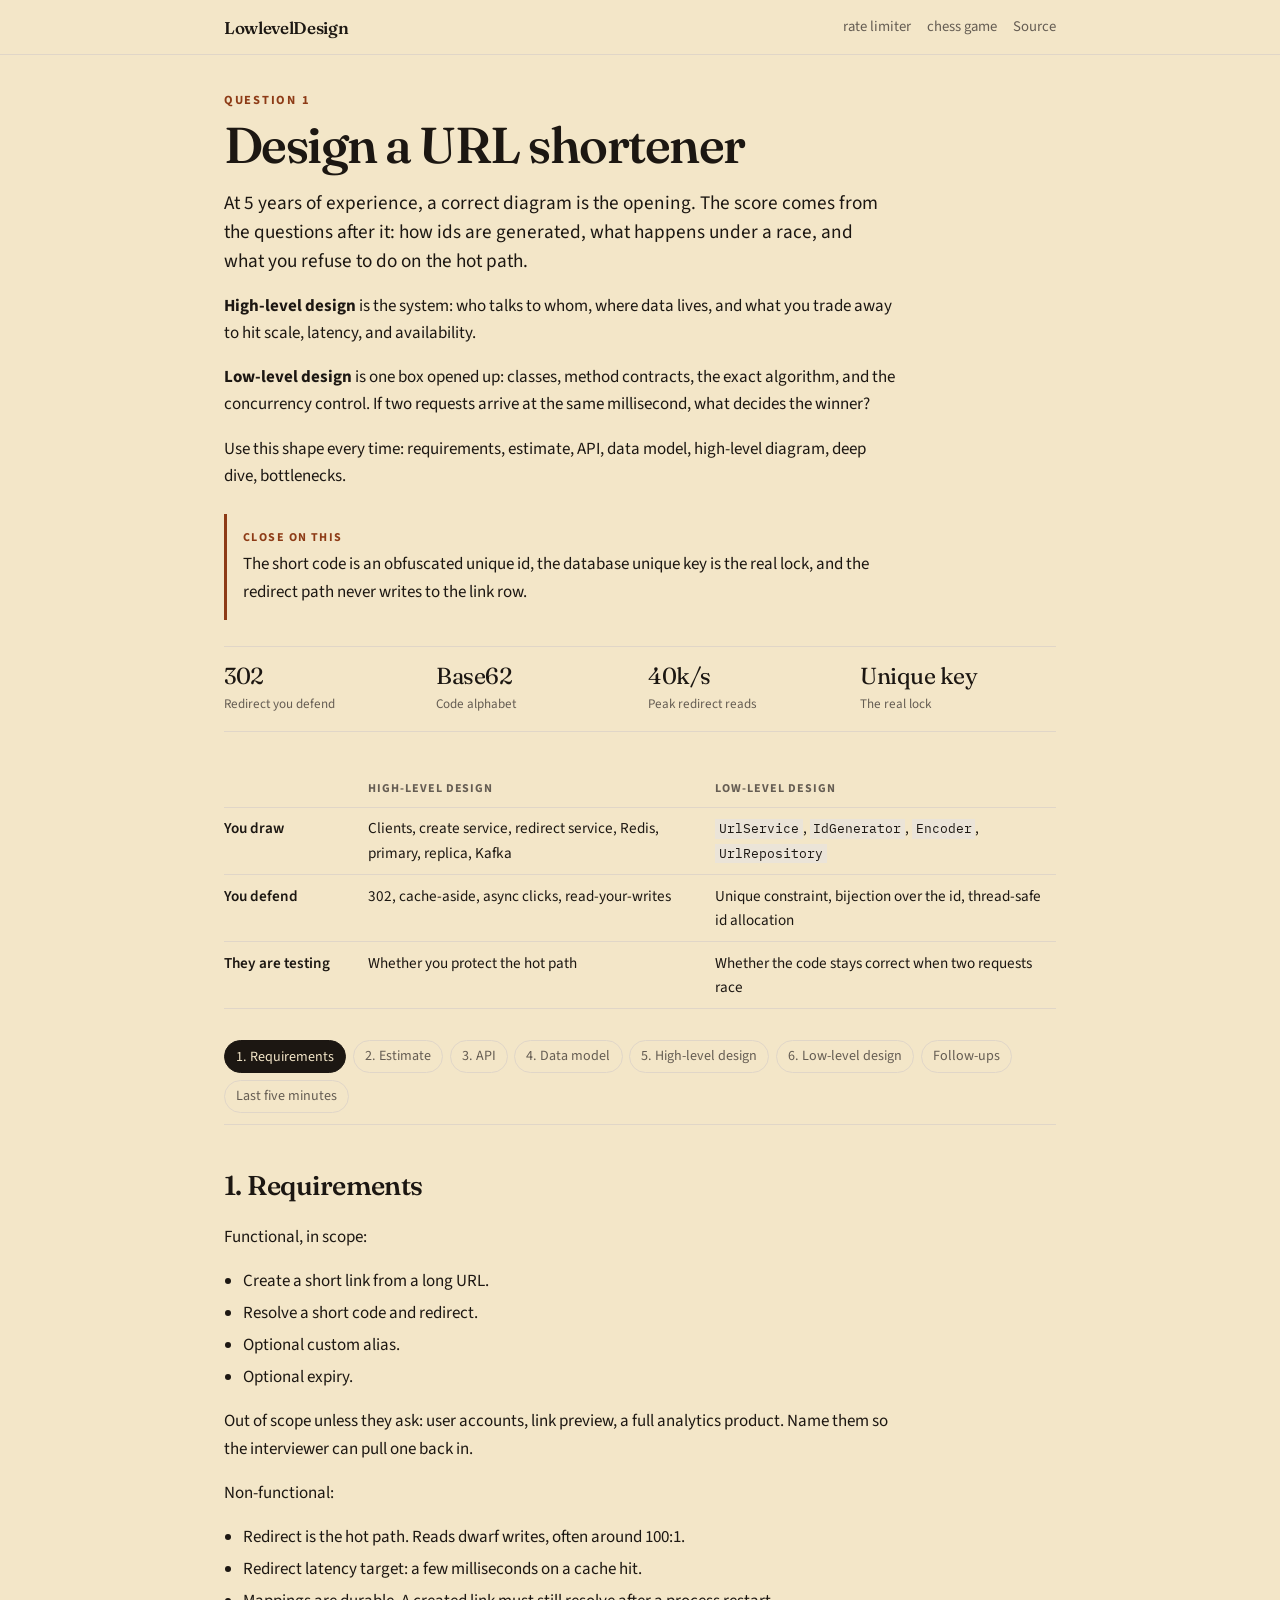
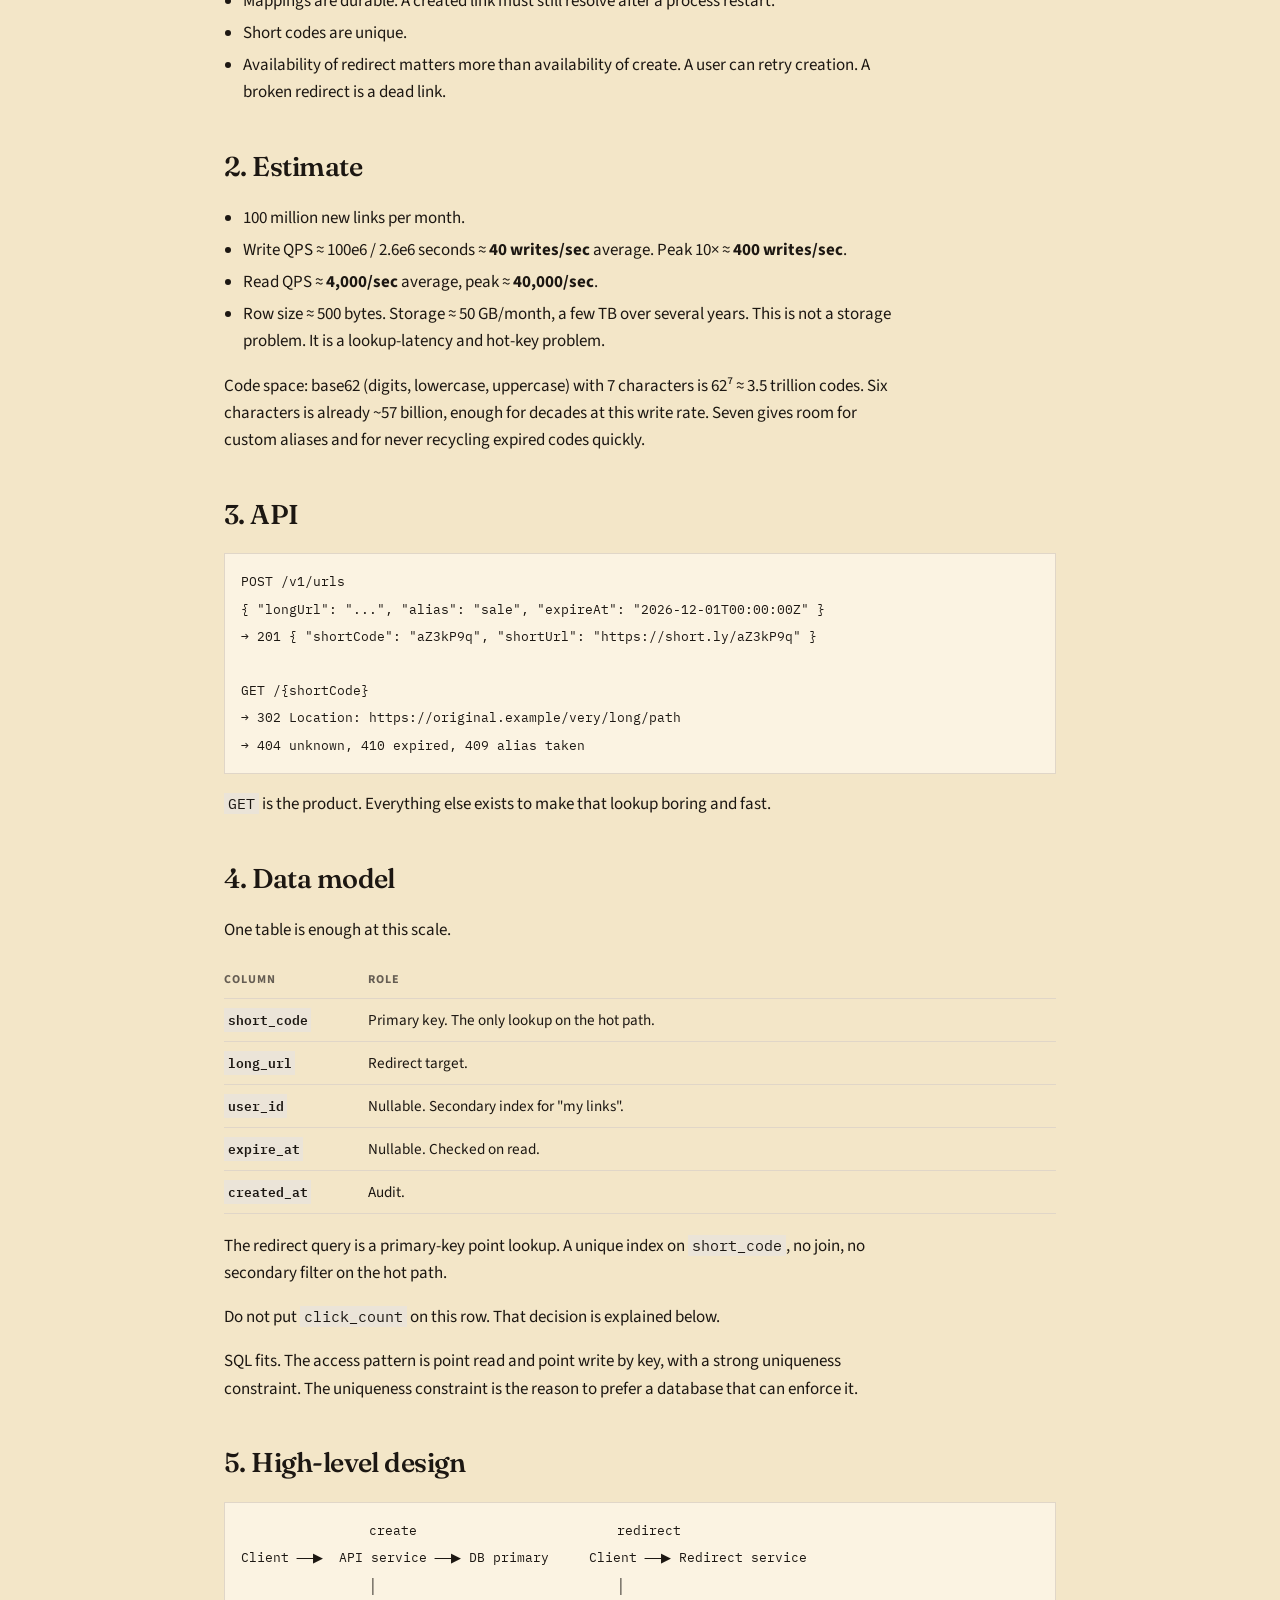
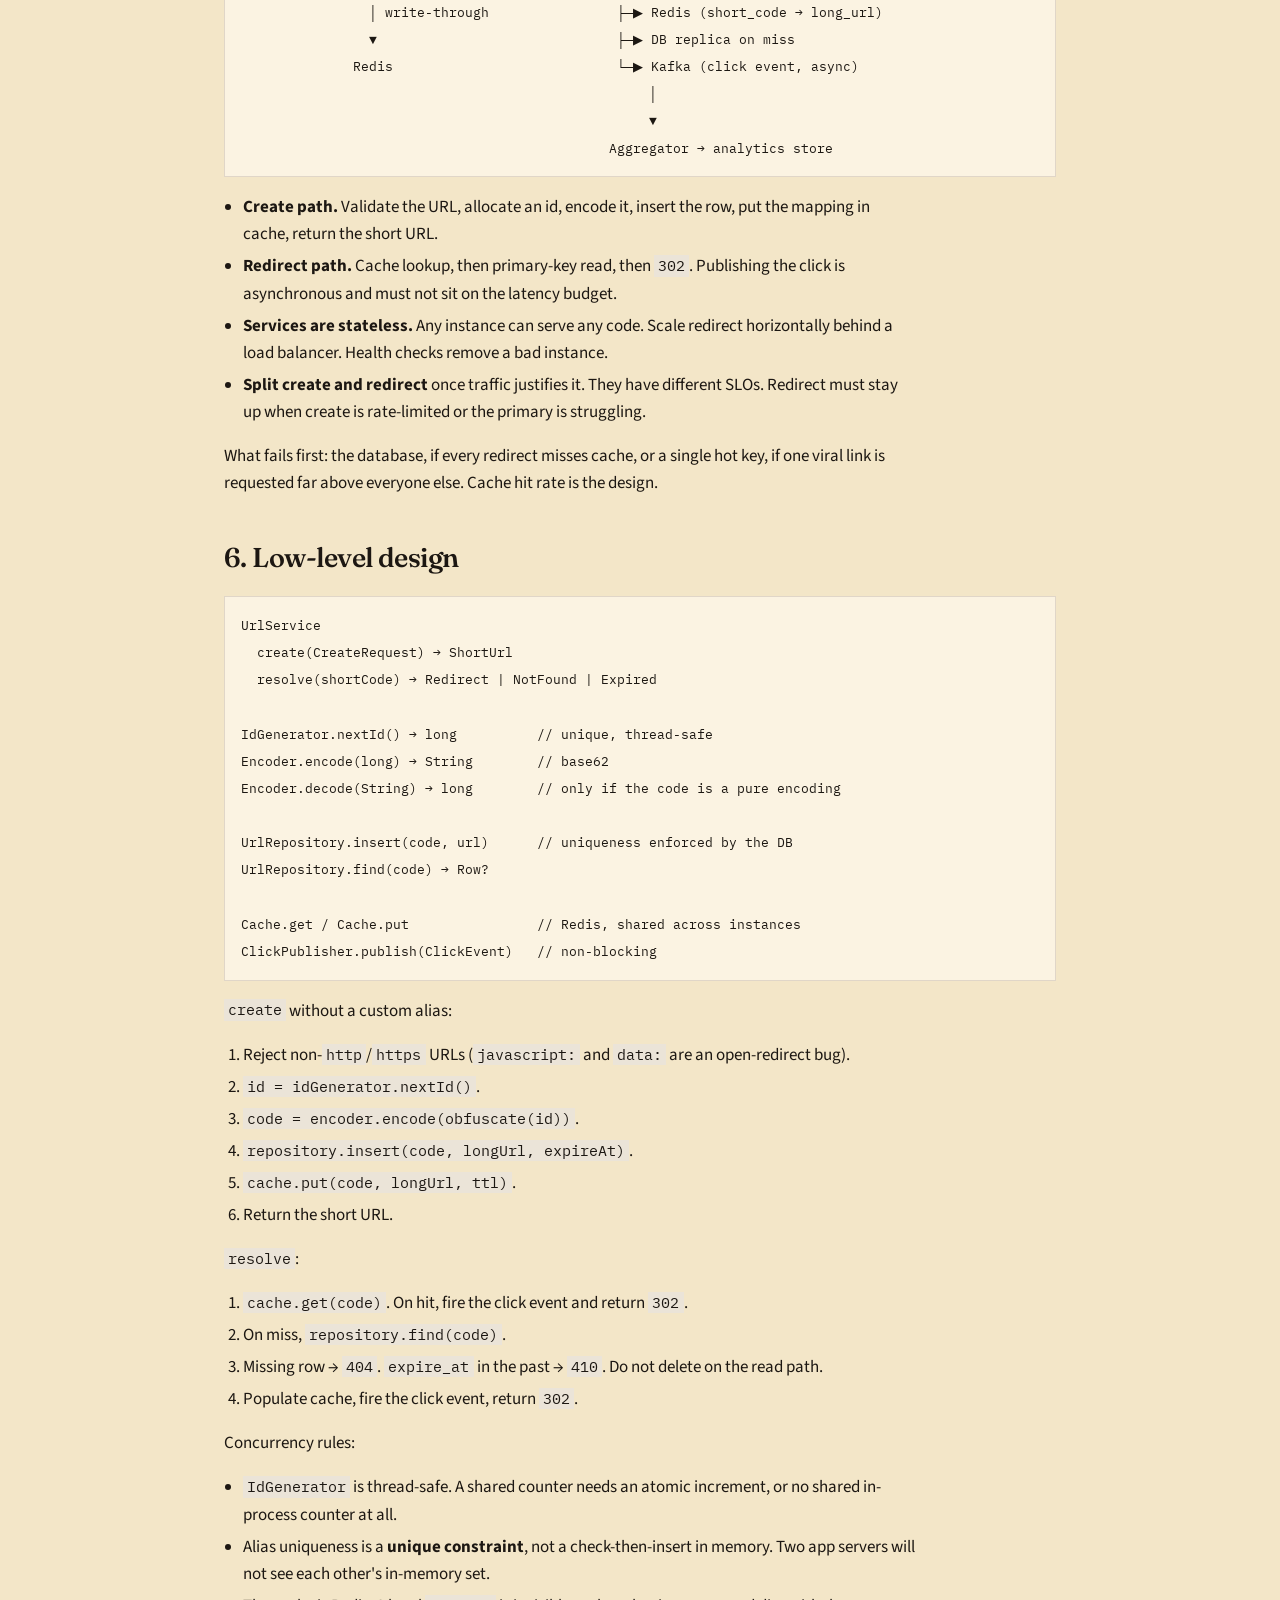
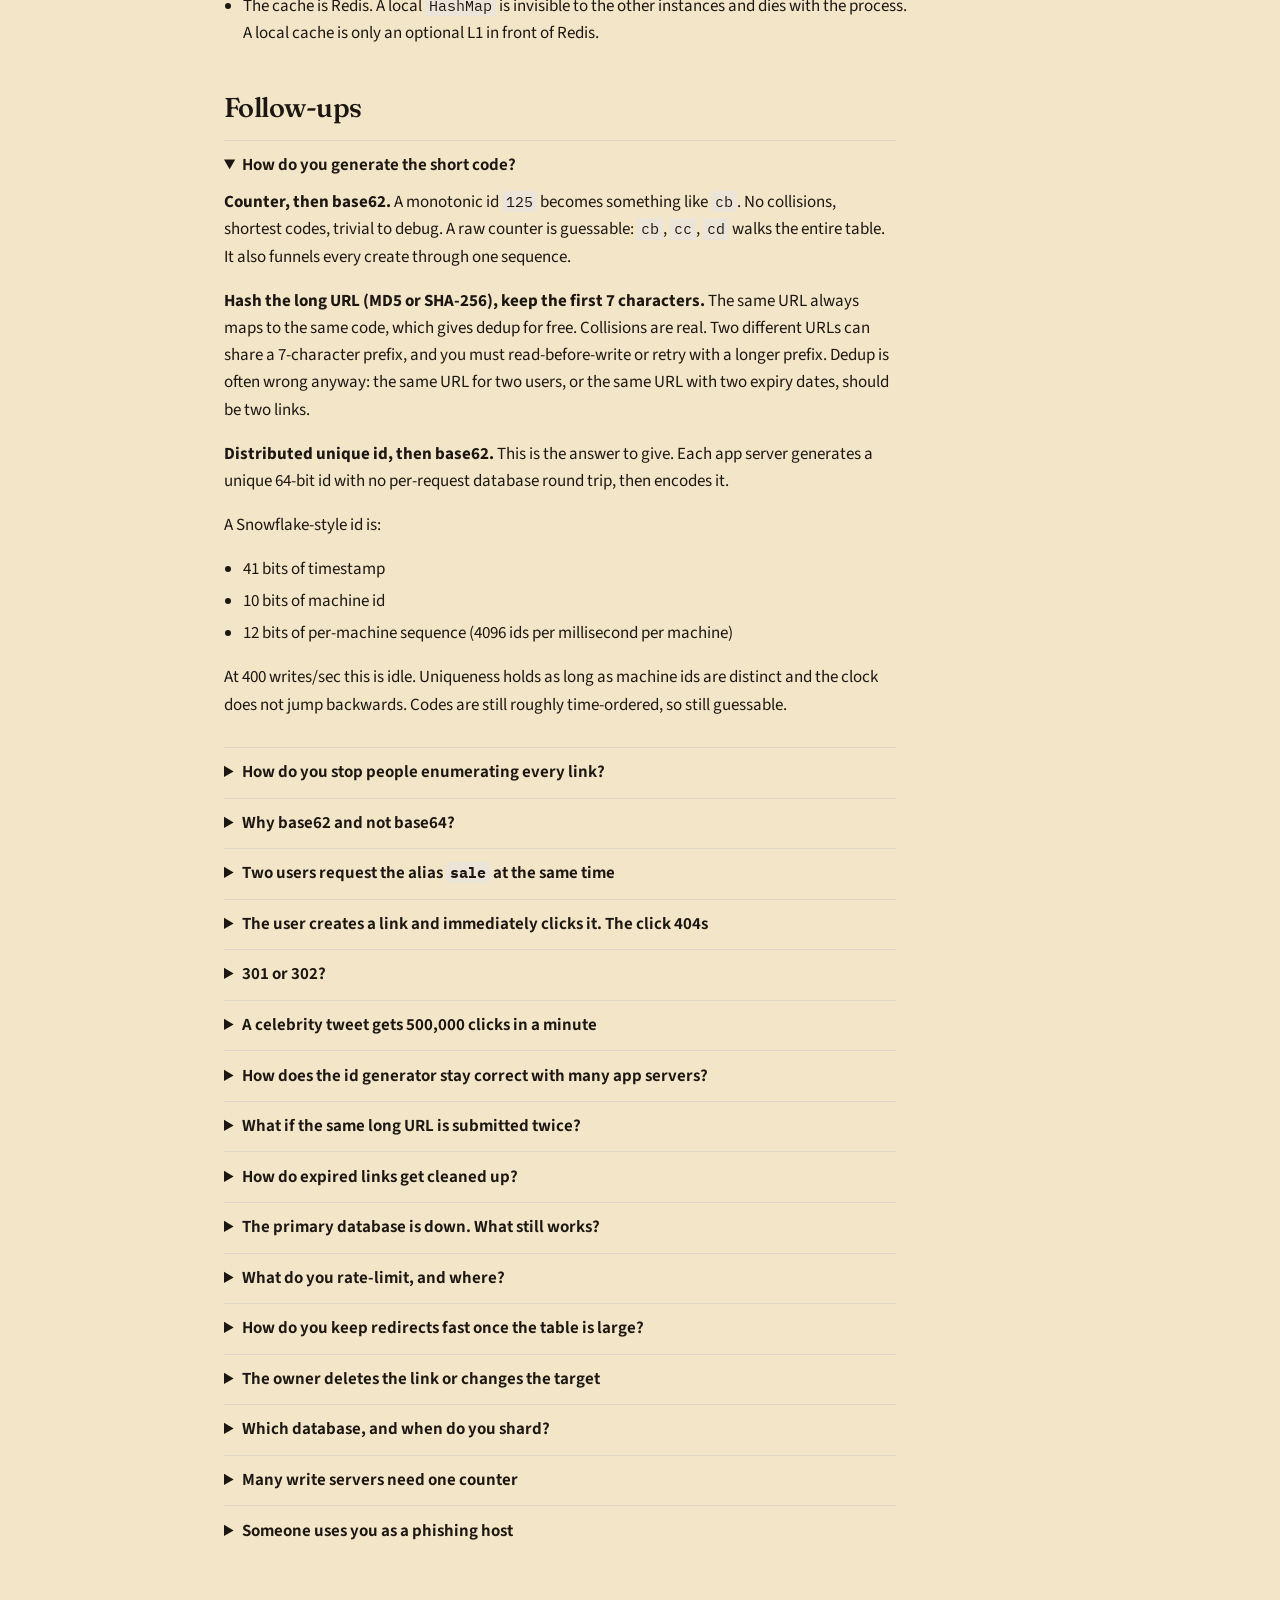
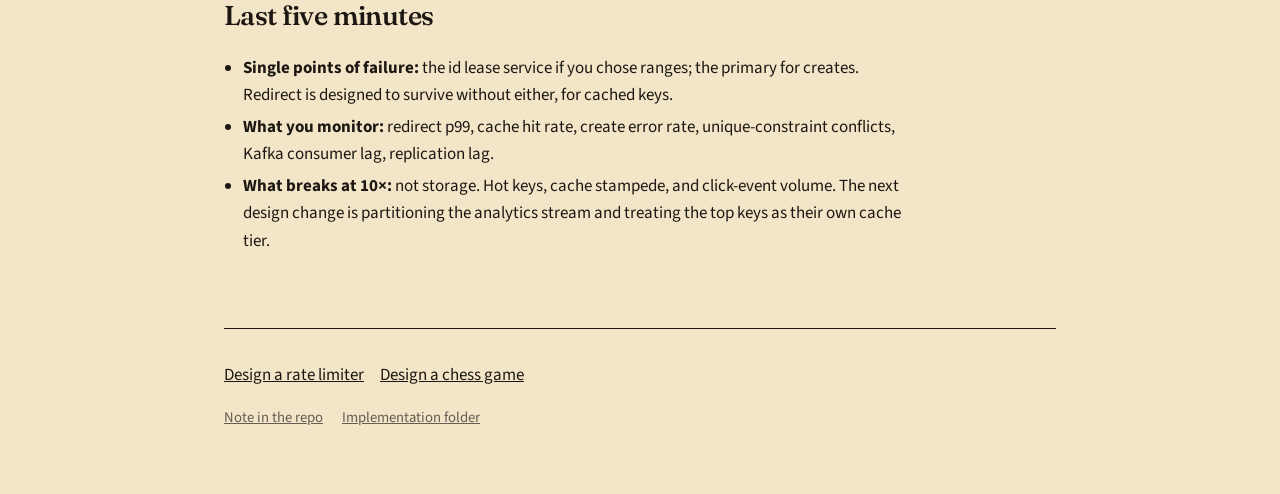
<file: docs/url-shortener/index.html>
<!DOCTYPE html>
<html lang="en">
<head>
  <meta charset="utf-8">
  <meta name="viewport" content="width=device-width, initial-scale=1">
  <title>Design a URL shortener · LowlevelDesign</title>
  <meta name="description" content="The short code is an obfuscated unique id, the database unique key is the real lock, and the redirect path never writes to the link row.">
  <link rel="canonical" href="https://kpvarma5899.github.io/LowlevelDesign/url-shortener/">
  <link rel="preconnect" href="https://fonts.googleapis.com">
  <link rel="preconnect" href="https://fonts.gstatic.com" crossorigin>
  <link href="https://fonts.googleapis.com/css2?family=Fraunces:opsz,wght@9..144,560;9..144,640&family=IBM+Plex+Mono:wght@400;500&family=Source+Sans+3:ital,wght@0,400;0,600;0,700;1,400&display=swap" rel="stylesheet">
  <link rel="stylesheet" href="../assets/site.css">
</head>
<body>
  <header class="top">
    <div class="wrap top-inner">
      <a class="mark" href="../">LowlevelDesign</a>
      <nav class="top-nav" aria-label="Questions">
        <a href="../rate-limiter/">rate limiter</a><a href="../chess/">chess game</a><a href="https://github.com/kpvarma5899/LowlevelDesign">Source</a>
      </nav>
    </div>
  </header>
  <main class="wrap question">
    <p class="kicker">Question 1</p>
    <h1>Design a URL shortener</h1>
    <p class="lede">At 5 years of experience, a correct diagram is the opening. The score comes from the questions after it: how ids are generated, what happens under a race, and what you refuse to do on the hot path.</p>
    <p class="preface"><strong>High-level design</strong> is the system: who talks to whom, where data lives, and what you trade away to hit scale, latency, and availability.</p><p class="preface"><strong>Low-level design</strong> is one box opened up: classes, method contracts, the exact algorithm, and the concurrency control. If two requests arrive at the same millisecond, what decides the winner?</p><p class="preface">Use this shape every time: requirements, estimate, API, data model, high-level diagram, deep dive, bottlenecks.</p>
    <blockquote class="close"><span class="close-label">Close on this</span>The short code is an obfuscated unique id, the database unique key is the real lock, and the redirect path never writes to the link row.</blockquote>
    <div class="stats"><div class="stat"><span class="stat-value">302</span><span class="stat-label">Redirect you defend</span></div><div class="stat"><span class="stat-value">Base62</span><span class="stat-label">Code alphabet</span></div><div class="stat"><span class="stat-value">40k/s</span><span class="stat-label">Peak redirect reads</span></div><div class="stat"><span class="stat-value">Unique key</span><span class="stat-label">The real lock</span></div></div>
    <div class="table-wrap"><table class="compare"><thead><tr><th></th><th>High-level design</th><th>Low-level design</th></tr></thead><tbody><tr><th scope="row">You draw</th><td>Clients, create service, redirect service, Redis, primary, replica, Kafka</td><td><code>UrlService</code>, <code>IdGenerator</code>, <code>Encoder</code>, <code>UrlRepository</code></td></tr><tr><th scope="row">You defend</th><td>302, cache-aside, async clicks, read-your-writes</td><td>Unique constraint, bijection over the id, thread-safe id allocation</td></tr><tr><th scope="row">They are testing</th><td>Whether you protect the hot path</td><td>Whether the code stays correct when two requests race</td></tr></tbody></table></div>
    <nav class="sections" aria-label="Sections"><a href="#1-requirements">1. Requirements</a><a href="#2-estimate">2. Estimate</a><a href="#3-api">3. API</a><a href="#4-data-model">4. Data model</a><a href="#5-high-level-design">5. High-level design</a><a href="#6-low-level-design">6. Low-level design</a><a href="#follow-ups">Follow-ups</a><a href="#last-five-minutes">Last five minutes</a></nav>
    <article class="prose"><h2 id="1-requirements">1. Requirements</h2>
<p>Functional, in scope:</p>
<ul><li>Create a short link from a long URL.</li><li>Resolve a short code and redirect.</li><li>Optional custom alias.</li><li>Optional expiry.</li></ul>
<p>Out of scope unless they ask: user accounts, link preview, a full analytics product. Name them so the interviewer can pull one back in.</p>
<p>Non-functional:</p>
<ul><li>Redirect is the hot path. Reads dwarf writes, often around 100:1.</li><li>Redirect latency target: a few milliseconds on a cache hit.</li><li>Mappings are durable. A created link must still resolve after a process restart.</li><li>Short codes are unique.</li><li>Availability of redirect matters more than availability of create. A user can retry creation. A broken redirect is a dead link.</li></ul>
<h2 id="2-estimate">2. Estimate</h2>
<ul><li>100 million new links per month.</li><li>Write QPS ≈ 100e6 / 2.6e6 seconds ≈ <strong>40 writes/sec</strong> average. Peak 10× ≈ <strong>400 writes/sec</strong>.</li><li>Read QPS ≈ <strong>4,000/sec</strong> average, peak ≈ <strong>40,000/sec</strong>.</li><li>Row size ≈ 500 bytes. Storage ≈ 50 GB/month, a few TB over several years. This is not a storage problem. It is a lookup-latency and hot-key problem.</li></ul>
<p>Code space: base62 (digits, lowercase, uppercase) with 7 characters is 62⁷ ≈ 3.5 trillion codes. Six characters is already ~57 billion, enough for decades at this write rate. Seven gives room for custom aliases and for never recycling expired codes quickly.</p>
<h2 id="3-api">3. API</h2>
<pre><code>POST /v1/urls
{ &quot;longUrl&quot;: &quot;...&quot;, &quot;alias&quot;: &quot;sale&quot;, &quot;expireAt&quot;: &quot;2026-12-01T00:00:00Z&quot; }
→ 201 { &quot;shortCode&quot;: &quot;aZ3kP9q&quot;, &quot;shortUrl&quot;: &quot;https://short.ly/aZ3kP9q&quot; }

GET /{shortCode}
→ 302 Location: https://original.example/very/long/path
→ 404 unknown, 410 expired, 409 alias taken</code></pre>
<p><code>GET</code> is the product. Everything else exists to make that lookup boring and fast.</p>
<h2 id="4-data-model">4. Data model</h2>
<p>One table is enough at this scale.</p>
<div class="table-wrap"><table><thead><tr><th>Column</th><th>Role</th></tr></thead><tbody><tr><th scope="row"><code>short_code</code></th><td>Primary key. The only lookup on the hot path.</td></tr><tr><th scope="row"><code>long_url</code></th><td>Redirect target.</td></tr><tr><th scope="row"><code>user_id</code></th><td>Nullable. Secondary index for &quot;my links&quot;.</td></tr><tr><th scope="row"><code>expire_at</code></th><td>Nullable. Checked on read.</td></tr><tr><th scope="row"><code>created_at</code></th><td>Audit.</td></tr></tbody></table></div>
<p>The redirect query is a primary-key point lookup. A unique index on <code>short_code</code>, no join, no secondary filter on the hot path.</p>
<p>Do not put <code>click_count</code> on this row. That decision is explained below.</p>
<p>SQL fits. The access pattern is point read and point write by key, with a strong uniqueness constraint. The uniqueness constraint is the reason to prefer a database that can enforce it.</p>
<h2 id="5-high-level-design">5. High-level design</h2>
<pre><code>                create                         redirect
Client ──▶  API service ──▶ DB primary     Client ──▶ Redirect service
                │                              │
                │ write-through                ├─▶ Redis (short_code → long_url)
                ▼                              ├─▶ DB replica on miss
              Redis                            └─▶ Kafka (click event, async)
                                                   │
                                                   ▼
                                              Aggregator → analytics store</code></pre>
<ul><li><strong>Create path.</strong> Validate the URL, allocate an id, encode it, insert the row, put the mapping in cache, return the short URL.</li><li><strong>Redirect path.</strong> Cache lookup, then primary-key read, then <code>302</code>. Publishing the click is asynchronous and must not sit on the latency budget.</li><li><strong>Services are stateless.</strong> Any instance can serve any code. Scale redirect horizontally behind a load balancer. Health checks remove a bad instance.</li><li><strong>Split create and redirect</strong> once traffic justifies it. They have different SLOs. Redirect must stay up when create is rate-limited or the primary is struggling.</li></ul>
<p>What fails first: the database, if every redirect misses cache, or a single hot key, if one viral link is requested far above everyone else. Cache hit rate is the design.</p>
<h2 id="6-low-level-design">6. Low-level design</h2>
<pre><code>UrlService
  create(CreateRequest) → ShortUrl
  resolve(shortCode) → Redirect | NotFound | Expired

IdGenerator.nextId() → long          // unique, thread-safe
Encoder.encode(long) → String        // base62
Encoder.decode(String) → long        // only if the code is a pure encoding

UrlRepository.insert(code, url)      // uniqueness enforced by the DB
UrlRepository.find(code) → Row?

Cache.get / Cache.put                // Redis, shared across instances
ClickPublisher.publish(ClickEvent)   // non-blocking</code></pre>
<p><code>create</code> without a custom alias:</p>
<ol><li>Reject non-<code>http</code>/<code>https</code> URLs (<code>javascript:</code> and <code>data:</code> are an open-redirect bug).</li><li><code>id = idGenerator.nextId()</code>.</li><li><code>code = encoder.encode(obfuscate(id))</code>.</li><li><code>repository.insert(code, longUrl, expireAt)</code>.</li><li><code>cache.put(code, longUrl, ttl)</code>.</li><li>Return the short URL.</li></ol>
<p><code>resolve</code>:</p>
<ol><li><code>cache.get(code)</code>. On hit, fire the click event and return <code>302</code>.</li><li>On miss, <code>repository.find(code)</code>.</li><li>Missing row → <code>404</code>. <code>expire_at</code> in the past → <code>410</code>. Do not delete on the read path.</li><li>Populate cache, fire the click event, return <code>302</code>.</li></ol>
<p>Concurrency rules:</p>
<ul><li><code>IdGenerator</code> is thread-safe. A shared counter needs an atomic increment, or no shared in-process counter at all.</li><li>Alias uniqueness is a <strong>unique constraint</strong>, not a check-then-insert in memory. Two app servers will not see each other's in-memory set.</li><li>The cache is Redis. A local <code>HashMap</code> is invisible to the other instances and dies with the process. A local cache is only an optional L1 in front of Redis.</li></ul>
<h2 id="follow-ups">Follow-ups</h2>
<details class="qa" open>
        <summary>How do you generate the short code?</summary>
        <div class="qa-body"><p><strong>Counter, then base62.</strong> A monotonic id <code>125</code> becomes something like <code>cb</code>. No collisions, shortest codes, trivial to debug. A raw counter is guessable: <code>cb</code>, <code>cc</code>, <code>cd</code> walks the entire table. It also funnels every create through one sequence.</p>
<p><strong>Hash the long URL (MD5 or SHA-256), keep the first 7 characters.</strong> The same URL always maps to the same code, which gives dedup for free. Collisions are real. Two different URLs can share a 7-character prefix, and you must read-before-write or retry with a longer prefix. Dedup is often wrong anyway: the same URL for two users, or the same URL with two expiry dates, should be two links.</p>
<p><strong>Distributed unique id, then base62.</strong> This is the answer to give. Each app server generates a unique 64-bit id with no per-request database round trip, then encodes it.</p>
<p>A Snowflake-style id is:</p>
<ul><li>41 bits of timestamp</li><li>10 bits of machine id</li><li>12 bits of per-machine sequence (4096 ids per millisecond per machine)</li></ul>
<p>At 400 writes/sec this is idle. Uniqueness holds as long as machine ids are distinct and the clock does not jump backwards. Codes are still roughly time-ordered, so still guessable.</p></div>
      </details>
<details class="qa">
        <summary>How do you stop people enumerating every link?</summary>
        <div class="qa-body"><p>Keep the counter. Hide it with a <strong>bijection</strong>.</p>
<p>Run the id through a reversible mix (a Feistel permutation, or a small block cipher over the id space) and then base62-encode the result. Every id maps to exactly one code, every code maps back to exactly one id, and neighboring ids land far apart. No collision handling, no hash table of used codes, and scanning <code>aaaaaaa</code>, <code>aaaaaab</code> does not walk creation order.</p>
<p>Uniqueness comes from the id being unique. Opacity comes from the permutation. The database unique key is the safety net.</p></div>
      </details>
<details class="qa">
        <summary>Why base62 and not base64?</summary>
        <div class="qa-body"><p>Base64 uses <code>+</code>, <code>/</code>, and <code>=</code>. Those are awkward in a path. Base62 is <code>[0-9a-zA-Z]</code>, safe in a URL with no encoding. Base58 drops <code>0</code>, <code>O</code>, <code>l</code>, <code>I</code> if links will be typed by hand. For a click-only link, base62 is the usual choice.</p></div>
      </details>
<details class="qa">
        <summary>Two users request the alias <code>sale</code> at the same time</summary>
        <div class="qa-body"><p>Check-then-insert loses. Both requests see &quot;alias free&quot;, both insert, and one mapping disappears or you throw a 500 that depends on timing.</p>
<p>Insert directly and treat a unique-constraint violation as <code>409 Conflict</code>. The database is the lock. The unique index is the serialization point. You do not take an application-level lock across servers to protect one row.</p>
<p>Same pattern if a generated code hits the unique index: allocate a new id and retry.</p></div>
      </details>
<details class="qa">
        <summary>The user creates a link and immediately clicks it. The click 404s</summary>
        <div class="qa-body"><p>You wrote to the primary and the redirect read a replica that has not applied the insert yet. Replication lag.</p>
<p>Fixes, in the order to say them:</p>
<ul><li>On create, write the cache entry yourself. The click never needs the replica.</li><li>For a short window, reads of a just-created code can go to the primary.</li><li>The client already knows the long URL from the create response. The product does not need to round-trip the new code to display it.</li></ul>
<p>Redirect is <strong>eventually consistent</strong> for older links and <strong>read-your-writes</strong> for the creator, achieved by the cache fill on the write path.</p></div>
      </details>
<details class="qa">
        <summary>301 or 302?</summary>
        <div class="qa-body"><p><strong>302 Found</strong> (or 307 if you want to preserve the method).</p>
<p>A 301 is cached by browsers and intermediaries as permanent. The next click never reaches you, so expiry, takedown, and click analytics silently stop working, and you cannot change the target.</p>
<p>Use 301 only when the product explicitly wants a permanent mapping and you have accepted that you will not see those clicks again.</p></div>
      </details>
<details class="qa">
        <summary>A celebrity tweet gets 500,000 clicks in a minute</summary>
        <div class="qa-body"><p>The mapping is one key. That is fine for Redis and for a primary-key read. It is fatal if every click does <code>UPDATE urls SET click_count = click_count + 1 WHERE short_code = ?</code>. That is one hot row, row locks, and write amplification on the same table that must serve redirects.</p>
<p>Do this instead:</p>
<ul><li>The redirect handler appends a click event to Kafka and returns. Append is cheap and partitioned.</li><li>A consumer aggregates counts in a window and writes them to an analytics store, keyed by <code>(short_code, minute)</code>.</li><li>Unique visitors can be an approximation (HyperLogLog). Exact uniques at this volume are a different system.</li></ul>
<p>If the hot key expires in Redis at the peak, every request falls through to the database together. That is a cache stampede. Mitigations: do not TTL a key that is being hit; use a single-flight lock so one request reloads and the rest wait; or refresh the TTL on access for hot keys.</p></div>
      </details>
<details class="qa">
        <summary>How does the id generator stay correct with many app servers?</summary>
        <div class="qa-body"><p><strong>Snowflake on each server.</strong> No coordination per id. You must assign machine ids and refuse to issue ids if the clock moves backwards.</p>
<p><strong>Range allocation from a database sequence.</strong> The sequence is the source of truth, and each app server leases a block, for example 10,000 ids, with one sequence jump per block. Servers then hand out ids from memory. A crash loses the unused tail of the block. Gaps are acceptable. Contention on the sequence drops by the block size. This is the same idea as a sequence cache.</p>
<p>At 40–400 writes/sec, either design is comfortable. The bottleneck you removed is a network round trip to the database on every create.</p></div>
      </details>
<details class="qa">
        <summary>What if the same long URL is submitted twice?</summary>
        <div class="qa-body"><p>Default: <strong>two short codes.</strong> Callers have different owners, expiries, and analytics. Deduping by URL couples strangers together and makes deletion wrong: user A deletes &quot;their&quot; link and breaks user B.</p>
<p>If the product wants dedup, it is a separate feature with an explicit key <code>(user_id, long_url)</code>, not an accident of hashing.</p></div>
      </details>
<details class="qa">
        <summary>How do expired links get cleaned up?</summary>
        <div class="qa-body"><p>On the read path, compare <code>expire_at</code> and return 410.</p>
<p>A scheduled job deletes or archives rows that expired days ago, in batches, off the hot path. Recycling a code immediately is dangerous: caches, browser history, and shared posts will send people to a new destination. Quarantine codes for a long time, or never reuse them. The code space is large enough.</p></div>
      </details>
<details class="qa">
        <summary>The primary database is down. What still works?</summary>
        <div class="qa-body"><p>Redirects for cached codes keep working. That is most of the traffic if the hit rate is high.</p>
<p>Creates fail. Fail them fast with a timeout rather than queueing unboundedly.</p>
<p>Uncached codes fail until the primary or a promotable replica is back. A read replica can serve misses only if it is caught up enough for the staleness budget. It cannot accept the unique insert.</p></div>
      </details>
<details class="qa">
        <summary>What do you rate-limit, and where?</summary>
        <div class="qa-body"><p>Creation, per user and per IP. Redirects are sometimes abused by bots scanning the code space. A cheap reject for obviously invalid codes (wrong length, bad alphabet) happens before Redis. A bloom filter of known codes is a later optimization, not the core design.</p>
<p>See <a href="../rate-limiter/">rate limiter</a> for the limiter itself. Limit <code>POST /v1/urls</code>. Give <code>GET /{shortCode}</code> a much higher ceiling whose job is to blunt random scanning. A viral link is a cache problem, not a rate-limit problem.</p></div>
      </details>
<details class="qa">
        <summary>How do you keep redirects fast once the table is large?</summary>
        <div class="qa-body"><p><code>short_code</code> is the primary key, so the read is an index point lookup, not a scan. That is still disk. Put the mapping in Redis. A CDN or an edge worker is the step after you know which codes are hot, not the opening design: invalidation, cost, and a deleted link that keeps redirecting are the bill. Most of the win is the cache in front of one indexed table.</p></div>
      </details>
<details class="qa">
        <summary>The owner deletes the link or changes the target</summary>
        <div class="qa-body"><p>Update or delete the row, then delete the cache key in the same request. A redirect that only trusts Redis keeps sending people to the old URL until the TTL. Expiry is checked on read, so a stale cache entry can still return 410. This is also why every link does not live at the CDN from day one.</p></div>
      </details>
<details class="qa">
        <summary>Which database, and when do you shard?</summary>
        <div class="qa-body"><p>About 500 bytes a row. A billion links is a few hundred GB. One Postgres is enough, and you pick it because the unique index is the lock. Writes are tens to hundreds per second once reads are cached. Shard when a single primary cannot take the write rate or the working set, not because the interview said &quot;scale.&quot;</p></div>
      </details>
<details class="qa">
        <summary>Many write servers need one counter</summary>
        <div class="qa-body"><p>A single Redis <code>INCR</code> per create is comfortable at this write rate, and Redis runs one command at a time so two callers cannot get the same number. To cut round trips, each server leases a block, for example 1,000 ids, and hands them out locally. A crash burns the unused tail. Gaps are fine. Across regions, give each region a disjoint range so they do not coordinate. If Redis fails before the increment is replicated, you lose a few values and the unique constraint rejects a duplicate code. A billion ids is still six base62 characters.</p></div>
      </details>
<details class="qa">
        <summary>Someone uses you as a phishing host</summary>
        <div class="qa-body"><p>Reject anything that is not <code>http</code> or <code>https</code> on create. Do not follow redirects while you validate the target. Rate-limit create per user and per IP. A domain blocklist is a product decision you name, not a lookup on the redirect path. Scanning the code space is a cheap alphabet-and-length reject before Redis, plus a high ceiling on <code>GET</code>, not the same limit as create.</p></div>
      </details>
<h2 id="last-five-minutes">Last five minutes</h2>
<ul><li><strong>Single points of failure:</strong> the id lease service if you chose ranges; the primary for creates. Redirect is designed to survive without either, for cached keys.</li><li><strong>What you monitor:</strong> redirect p99, cache hit rate, create error rate, unique-constraint conflicts, Kafka consumer lag, replication lag.</li><li><strong>What breaks at 10×:</strong> not storage. Hot keys, cache stampede, and click-event volume. The next design change is partitioning the analytics stream and treating the top keys as their own cache tier.</li></ul></article>
    <footer class="end">
      <p><a href="../rate-limiter/">Design a rate limiter</a><a href="../chess/">Design a chess game</a></p>
      <p class="end-links">
        <a href="https://github.com/kpvarma5899/LowlevelDesign/blob/main/questions/url-shortener/README.md">Note in the repo</a>
        <a href="https://github.com/kpvarma5899/LowlevelDesign/tree/main/questions/url-shortener/src">Implementation folder</a>
      </p>
    </footer>
  </main>
  <script src="../assets/site.js"></script>
</body>
</html>
</file>
<file: docs/assets/site.css>
:root {
  --paper: #f3e6c8;
  --paper-2: #fbf3e2;
  --ink: #1c1712;
  --muted: #655d53;
  --rule: #e0d6c8;
  --accent: #8d3b16;
  --ok: #1f6b45;
  --warn: #8a5a00;
  --info: #1e4d7b;
  --serif: "Fraunces", "Iowan Old Style", Palatino, Georgia, serif;
  --sans: "Source Sans 3", "Avenir Next", "Segoe UI", sans-serif;
  --mono: "IBM Plex Mono", "SF Mono", ui-monospace, monospace;
  --measure: 42rem;
  color-scheme: light;
}

* { box-sizing: border-box; }

html { scroll-behavior: smooth; background: #f3e6c8; }

body {
  margin: 0;
  background: var(--paper);
  color: var(--ink);
  font-family: var(--sans);
  font-size: 1.0625rem;
  line-height: 1.6;
}

a { color: inherit; }

a:hover { color: var(--accent); }

:focus-visible {
  outline: 2px solid var(--accent);
  outline-offset: 3px;
}

.wrap {
  width: min(52rem, calc(100% - 2.5rem));
  margin: 0 auto;
}

.top {
  position: sticky;
  top: 0;
  z-index: 4;
  background: var(--paper);
  border-bottom: 1px solid var(--rule);
}

.top-inner {
  display: flex;
  align-items: center;
  justify-content: space-between;
  flex-wrap: wrap;
  gap: 0.35rem 1rem;
  min-height: 3.4rem;
}

.mark {
  font-family: var(--serif);
  font-weight: 560;
  text-decoration: none;
  letter-spacing: -0.02em;
}

.top-nav {
  display: flex;
  gap: 1rem;
}

.top-nav a {
  color: var(--muted);
  text-decoration: none;
  font-size: 0.92rem;
}

.kicker {
  margin: 2.2rem 0 0.4rem;
  color: var(--accent);
  font-size: 0.78rem;
  font-weight: 700;
  letter-spacing: 0.14em;
  text-transform: uppercase;
}

h1 {
  margin: 0;
  font-family: var(--serif);
  font-weight: 560;
  font-size: clamp(2.1rem, 4vw, 3.15rem);
  line-height: 1.12;
  letter-spacing: -0.03em;
}

.lede {
  max-width: var(--measure);
  margin: 1rem 0 0;
  font-size: 1.2rem;
  line-height: 1.5;
}

.preface {
  max-width: var(--measure);
  color: var(--ink);
}

.path {
  font-family: var(--mono);
  font-size: 0.92em;
}

.home .lede { margin-bottom: 2rem; }

.index {
  list-style: none;
  margin: 0 0 4rem;
  padding: 0;
  border-top: 1px solid var(--ink);
}

.index li { border-bottom: 1px solid var(--rule); }

.index a {
  display: grid;
  grid-template-columns: 3rem 1fr;
  column-gap: 1rem;
  row-gap: 0.45rem;
  padding: 1.4rem 0 1.5rem;
  text-decoration: none;
}

.index .num {
  grid-row: 1 / span 2;
  font-family: var(--mono);
  font-size: 0.82rem;
  color: var(--muted);
  padding-top: 0.45rem;
}

.index .card-title {
  font-family: var(--serif);
  font-size: 1.7rem;
  letter-spacing: -0.02em;
  line-height: 1.2;
}

.index .card-close {
  grid-column: 2;
  color: var(--muted);
  max-width: 40rem;
}

.close {
  margin: 1.5rem 0 0;
  padding: 0.9rem 0 0.9rem 1rem;
  border-left: 3px solid var(--accent);
  max-width: var(--measure);
}

.close-label {
  display: block;
  margin-bottom: 0.25rem;
  color: var(--accent);
  font-size: 0.75rem;
  font-weight: 700;
  letter-spacing: 0.12em;
  text-transform: uppercase;
}

.stats {
  display: grid;
  grid-template-columns: repeat(4, 1fr);
  gap: 1rem;
  margin: 1.6rem 0 0;
  padding: 1rem 0;
  border-top: 1px solid var(--rule);
  border-bottom: 1px solid var(--rule);
}

.stat-value {
  display: block;
  font-family: var(--serif);
  font-size: 1.45rem;
  letter-spacing: -0.02em;
  line-height: 1.15;
}

.stat-label {
  display: block;
  margin-top: 0.25rem;
  color: var(--muted);
  font-size: 0.82rem;
}

.compare { margin-top: 1.4rem; }

.sections {
  position: sticky;
  top: 3.4rem;
  z-index: 3;
  display: flex;
  flex-wrap: wrap;
  gap: 0.4rem;
  margin: 1.2rem 0 0;
  padding: 0.7rem 0;
  background: var(--paper);
  border-bottom: 1px solid var(--rule);
}

.sections a {
  flex: 0 0 auto;
  text-decoration: none;
  border: 1px solid var(--rule);
  border-radius: 999px;
  padding: 0.28rem 0.7rem;
  color: var(--muted);
  font-size: 0.88rem;
  background: var(--paper);
}

.sections a.is-active {
  color: var(--paper);
  background: var(--ink);
  border-color: var(--ink);
}

.prose { padding-bottom: 1rem; }

.prose h2 {
  margin: 2.4rem 0 0.7rem;
  font-family: var(--serif);
  font-size: 1.7rem;
  font-weight: 560;
  letter-spacing: -0.02em;
  scroll-margin-top: 7.2rem;
}

.prose h3 {
  margin: 1.6rem 0 0.4rem;
  font-size: 1.05rem;
  font-weight: 700;
}

.prose p,
.prose li { max-width: var(--measure); }

.prose ul,
.prose ol { padding-left: 1.2rem; }

.prose li + li { margin-top: 0.3rem; }

code {
  font-family: var(--mono);
  font-size: 0.86em;
  background: #ebe4d8;
  padding: 0.08em 0.28em;
}

pre {
  max-width: 100%;
  overflow-x: auto;
  background: var(--paper-2);
  border: 1px solid var(--rule);
  padding: 0.9rem 1rem;
}

pre code {
  background: transparent;
  padding: 0;
  font-size: 0.82rem;
  line-height: 1.5;
}

.table-wrap {
  max-width: 100%;
  overflow-x: auto;
  margin: 1rem 0 1.2rem;
}

table {
  width: 100%;
  border-collapse: collapse;
  font-size: 0.95rem;
}

th, td {
  text-align: left;
  vertical-align: top;
  padding: 0.55rem 0.7rem 0.55rem 0;
  border-bottom: 1px solid var(--rule);
  overflow-wrap: break-word;
}

thead th {
  color: var(--muted);
  font-size: 0.75rem;
  font-weight: 700;
  letter-spacing: 0.08em;
  text-transform: uppercase;
}

tbody th[scope="row"] {
  font-weight: 600;
  width: 9rem;
}

.chart {
  margin: 1.2rem 0 1.6rem;
  padding-top: 0.2rem;
}

.chart-title {
  display: block;
  font-family: var(--serif);
  font-size: 1.25rem;
  letter-spacing: -0.02em;
}

.chart-note {
  display: block;
  margin-top: 0.3rem;
  color: var(--muted);
  font-size: 0.88rem;
  max-width: var(--measure);
}

.legend {
  display: flex;
  flex-wrap: wrap;
  gap: 0.8rem 1.2rem;
  list-style: none;
  margin: 0.8rem 0 0;
  padding: 0;
  font-size: 0.88rem;
}

.swatch {
  display: inline-block;
  width: 0.7rem;
  height: 0.7rem;
  margin-right: 0.35rem;
  vertical-align: -1px;
}

.swatch.warn, .bar.warn { background: #e4c98a; }
.swatch.ok, .bar.ok { background: #b7d4c4; }
.swatch.info, .bar.info { background: #c5d4e4; }

.chart-plot {
  position: relative;
  display: grid;
  grid-template-columns: 1fr 1fr;
  gap: 1.5rem;
  height: 15rem;
  margin-top: 1.6rem;
  border-bottom: 1px solid var(--ink);
}

.chart-limit {
  position: absolute;
  left: 0;
  right: 0;
  border-top: 1px dashed var(--muted);
}

.chart-limit span {
  position: absolute;
  top: -1.15rem;
  right: 0;
  color: var(--muted);
  font-family: var(--mono);
  font-size: 0.72rem;
}

.chart-group {
  display: flex;
  flex-direction: column;
  justify-content: flex-end;
  min-width: 0;
  height: 100%;
}

.chart-bars {
  display: flex;
  align-items: flex-end;
  gap: 0.45rem;
  height: 100%;
}

.bar {
  position: relative;
  flex: 1;
  min-height: 0;
}

.bar span {
  position: absolute;
  top: -1.15rem;
  left: 0;
  right: 0;
  text-align: center;
  font-family: var(--mono);
  font-size: 0.72rem;
}

.chart-cat {
  padding-top: 0.4rem;
  font-size: 0.85rem;
  color: var(--muted);
}

.lab {
  margin: 1.2rem 0 1.6rem;
  padding: 1rem 0 0.2rem;
  border-top: 1px solid var(--ink);
  border-bottom: 1px solid var(--rule);
  max-width: var(--measure);
}

.lab-head {
  display: flex;
  justify-content: space-between;
  gap: 1rem;
  align-items: baseline;
}

.lab-head h3 { margin: 0; }

.lab-head p,
.lab-help {
  color: var(--muted);
  font-size: 0.92rem;
}

.meter-top {
  display: flex;
  justify-content: space-between;
  font-family: var(--mono);
  font-size: 0.82rem;
}

.meter-track {
  height: 0.55rem;
  margin: 0.4rem 0 0.9rem;
  background: var(--rule);
}

.meter-fill {
  height: 100%;
  width: 100%;
  background: var(--ok);
}

.lab-actions {
  display: flex;
  flex-wrap: wrap;
  gap: 0.45rem;
}

.lab-actions button {
  font: inherit;
  font-size: 0.92rem;
  color: var(--ink);
  background: transparent;
  border: 1px solid var(--rule);
  border-radius: 999px;
  padding: 0.4rem 0.8rem;
  cursor: pointer;
}

.lab-actions button[data-act="send1"] {
  background: var(--ink);
  color: var(--paper);
  border-color: var(--ink);
}

.lab-log {
  margin: 0.9rem 0 1rem;
  white-space: pre-wrap;
}

.qa {
  border-top: 1px solid var(--rule);
  padding: 0.7rem 0;
  max-width: var(--measure);
}

.qa:last-child { border-bottom: 1px solid var(--rule); }

.qa summary {
  cursor: pointer;
  font-weight: 650;
}

.qa-body p:first-child { margin-top: 0.6rem; }

.end {
  margin: 2.5rem 0 4rem;
  padding-top: 1rem;
  border-top: 1px solid var(--ink);
}

.end a { margin-right: 1rem; }

.end-links { color: var(--muted); font-size: 0.92rem; }

@media (max-width: 720px) {
  .stats { grid-template-columns: 1fr 1fr; }
  .index a { grid-template-columns: 2.4rem 1fr; }
  .index .card-title { font-size: 1.4rem; }
  .chart-plot { height: 12rem; gap: 0.7rem; }
  .lab-head { flex-direction: column; gap: 0.2rem; }
}
</file>
